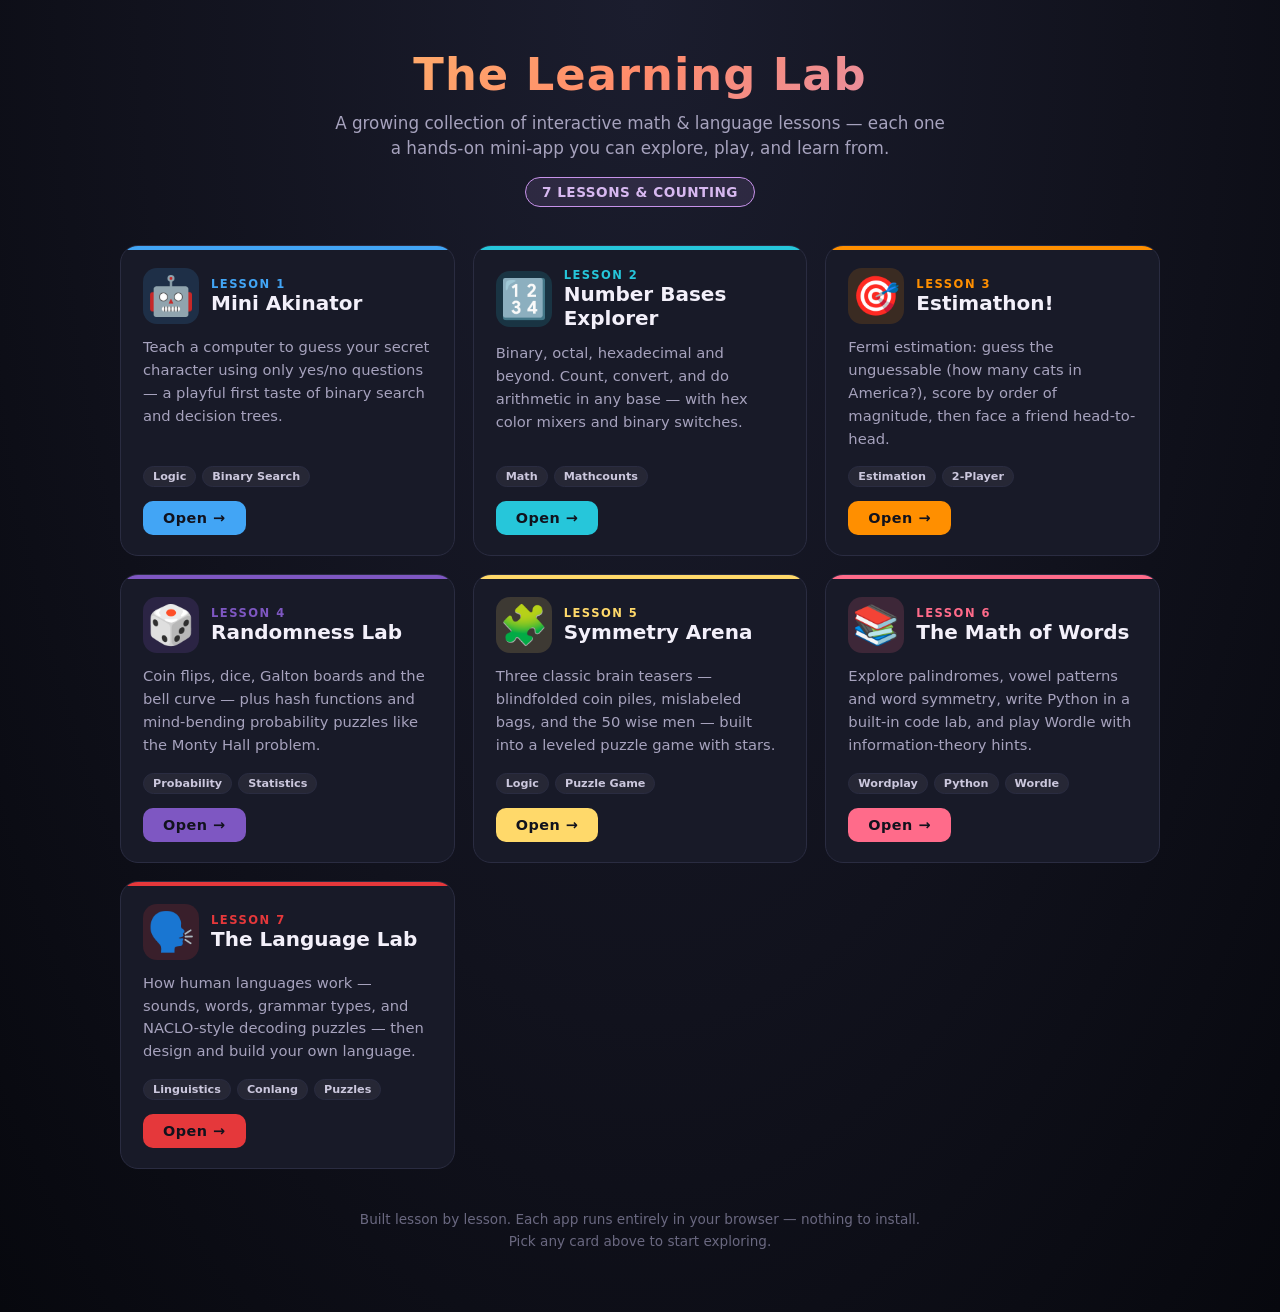
<file: index.html>
<!DOCTYPE html>
<html lang="en">
<head>
  <meta charset="UTF-8">
  <meta name="viewport" content="width=device-width, initial-scale=1.0">
  <title>The Learning Lab</title>
  <style>
    * { margin: 0; padding: 0; box-sizing: border-box; }
    body {
      font-family: 'Segoe UI', system-ui, Arial, sans-serif;
      background: radial-gradient(ellipse at top, #1b1d2e 0%, #11121d 55%, #07080e 100%);
      min-height: 100vh;
      color: #e9e6f0;
      padding-bottom: 60px;
    }
    header {
      text-align: center;
      padding: 48px 20px 28px;
    }
    header h1 {
      font-size: 2.8rem;
      font-weight: 900;
      letter-spacing: 1px;
      background: linear-gradient(135deg, #ffd96a, #ff8b6b, #c792ea);
      -webkit-background-clip: text;
      background-clip: text;
      -webkit-text-fill-color: transparent;
    }
    header p { color: #a6a2bd; font-size: 1.05rem; margin-top: 10px; max-width: 620px; margin-left: auto; margin-right: auto; line-height: 1.5; }
    .count-pill {
      display: inline-block;
      margin-top: 16px;
      background: rgba(199,146,234,0.12);
      border: 1px solid #c792ea;
      color: #d7b8f0;
      padding: 6px 16px;
      border-radius: 999px;
      font-size: 0.85rem;
      font-weight: 700;
      letter-spacing: 0.5px;
    }
    .grid {
      max-width: 1080px;
      margin: 10px auto 0;
      padding: 0 20px;
      display: grid;
      grid-template-columns: repeat(auto-fill, minmax(300px, 1fr));
      gap: 18px;
    }
    .card {
      display: flex;
      flex-direction: column;
      text-decoration: none;
      color: inherit;
      background: #181a28;
      border: 1px solid #2a2c41;
      border-radius: 18px;
      padding: 22px 22px 20px;
      transition: transform 0.18s, border-color 0.18s, box-shadow 0.18s;
      position: relative;
      overflow: hidden;
    }
    .card::before {
      content: '';
      position: absolute;
      inset: 0 0 auto 0;
      height: 4px;
      background: var(--accent);
    }
    .card:hover {
      transform: translateY(-5px);
      border-color: var(--accent);
      box-shadow: 0 12px 34px rgba(0,0,0,0.45);
    }
    .card-top { display: flex; align-items: center; gap: 12px; margin-bottom: 12px; }
    .card-emoji {
      font-size: 2.4rem;
      width: 56px; height: 56px;
      display: flex; align-items: center; justify-content: center;
      background: var(--accent-soft);
      border-radius: 14px;
      flex-shrink: 0;
    }
    .card-num { font-size: 0.72rem; font-weight: 800; letter-spacing: 1.5px; color: var(--accent); text-transform: uppercase; }
    .card h2 { font-size: 1.25rem; color: #f3f0fa; line-height: 1.2; }
    .card p { color: #a6a2bd; font-size: 0.92rem; line-height: 1.55; flex: 1; margin-bottom: 16px; }
    .card-tags { display: flex; flex-wrap: wrap; gap: 6px; margin-bottom: 14px; }
    .tag { font-size: 0.7rem; font-weight: 700; padding: 3px 9px; border-radius: 999px; background: rgba(255,255,255,0.06); color: #cbc7dd; border: 1px solid #2a2c41; }
    .card-open {
      align-self: flex-start;
      background: var(--accent);
      color: #11121d;
      font-weight: 800;
      font-size: 0.9rem;
      padding: 9px 20px;
      border-radius: 10px;
      letter-spacing: 0.5px;
    }
    footer { text-align: center; color: #6a6880; font-size: 0.85rem; margin-top: 40px; padding: 0 20px; line-height: 1.6; }
    footer a { color: #c792ea; }
    @media (max-width: 600px) {
      header h1 { font-size: 2rem; }
      .grid { grid-template-columns: 1fr; }
    }
  </style>
</head>
<body>
  <header>
    <h1>The Learning Lab</h1>
    <p>A growing collection of interactive math &amp; language lessons — each one a hands-on mini-app you can explore, play, and learn from.</p>
    <div class="count-pill">7 LESSONS &amp; COUNTING</div>
  </header>

  <main class="grid">

    <a class="card" href="lessons/akinator/" style="--accent:#42a5f5; --accent-soft:rgba(66,165,245,0.15)">
      <div class="card-top">
        <div class="card-emoji">🤖</div>
        <div><div class="card-num">Lesson 1</div><h2>Mini Akinator</h2></div>
      </div>
      <p>Teach a computer to guess your secret character using only yes/no questions — a playful first taste of binary search and decision trees.</p>
      <div class="card-tags"><span class="tag">Logic</span><span class="tag">Binary Search</span></div>
      <span class="card-open">Open →</span>
    </a>

    <a class="card" href="lessons/number-bases/" style="--accent:#26c6da; --accent-soft:rgba(38,198,218,0.15)">
      <div class="card-top">
        <div class="card-emoji">🔢</div>
        <div><div class="card-num">Lesson 2</div><h2>Number Bases Explorer</h2></div>
      </div>
      <p>Binary, octal, hexadecimal and beyond. Count, convert, and do arithmetic in any base — with hex color mixers and binary switches.</p>
      <div class="card-tags"><span class="tag">Math</span><span class="tag">Mathcounts</span></div>
      <span class="card-open">Open →</span>
    </a>

    <a class="card" href="lessons/estimathon/" style="--accent:#ff8f00; --accent-soft:rgba(255,143,0,0.15)">
      <div class="card-top">
        <div class="card-emoji">🎯</div>
        <div><div class="card-num">Lesson 3</div><h2>Estimathon!</h2></div>
      </div>
      <p>Fermi estimation: guess the unguessable (how many cats in America?), score by order of magnitude, then face a friend head-to-head.</p>
      <div class="card-tags"><span class="tag">Estimation</span><span class="tag">2-Player</span></div>
      <span class="card-open">Open →</span>
    </a>

    <a class="card" href="lessons/randomness/" style="--accent:#7e57c2; --accent-soft:rgba(126,87,194,0.18)">
      <div class="card-top">
        <div class="card-emoji">🎲</div>
        <div><div class="card-num">Lesson 4</div><h2>Randomness Lab</h2></div>
      </div>
      <p>Coin flips, dice, Galton boards and the bell curve — plus hash functions and mind-bending probability puzzles like the Monty Hall problem.</p>
      <div class="card-tags"><span class="tag">Probability</span><span class="tag">Statistics</span></div>
      <span class="card-open">Open →</span>
    </a>

    <a class="card" href="lessons/symmetry/" style="--accent:#ffd96a; --accent-soft:rgba(255,217,106,0.16)">
      <div class="card-top">
        <div class="card-emoji">🧩</div>
        <div><div class="card-num">Lesson 5</div><h2>Symmetry Arena</h2></div>
      </div>
      <p>Three classic brain teasers — blindfolded coin piles, mislabeled bags, and the 50 wise men — built into a leveled puzzle game with stars.</p>
      <div class="card-tags"><span class="tag">Logic</span><span class="tag">Puzzle Game</span></div>
      <span class="card-open">Open →</span>
    </a>

    <a class="card" href="lessons/words/" style="--accent:#ff6b8a; --accent-soft:rgba(255,107,138,0.16)">
      <div class="card-top">
        <div class="card-emoji">📚</div>
        <div><div class="card-num">Lesson 6</div><h2>The Math of Words</h2></div>
      </div>
      <p>Explore palindromes, vowel patterns and word symmetry, write Python in a built-in code lab, and play Wordle with information-theory hints.</p>
      <div class="card-tags"><span class="tag">Wordplay</span><span class="tag">Python</span><span class="tag">Wordle</span></div>
      <span class="card-open">Open →</span>
    </a>

    <a class="card" href="lessons/language/" style="--accent:#e5383b; --accent-soft:rgba(229,56,59,0.16)">
      <div class="card-top">
        <div class="card-emoji">🗣️</div>
        <div><div class="card-num">Lesson 7</div><h2>The Language Lab</h2></div>
      </div>
      <p>How human languages work — sounds, words, grammar types, and NACLO-style decoding puzzles — then design and build your own language.</p>
      <div class="card-tags"><span class="tag">Linguistics</span><span class="tag">Conlang</span><span class="tag">Puzzles</span></div>
      <span class="card-open">Open →</span>
    </a>

  </main>

  <footer>
    Built lesson by lesson. Each app runs entirely in your browser — nothing to install.<br>
    Pick any card above to start exploring.
  </footer>
</body>
</html>
</file>
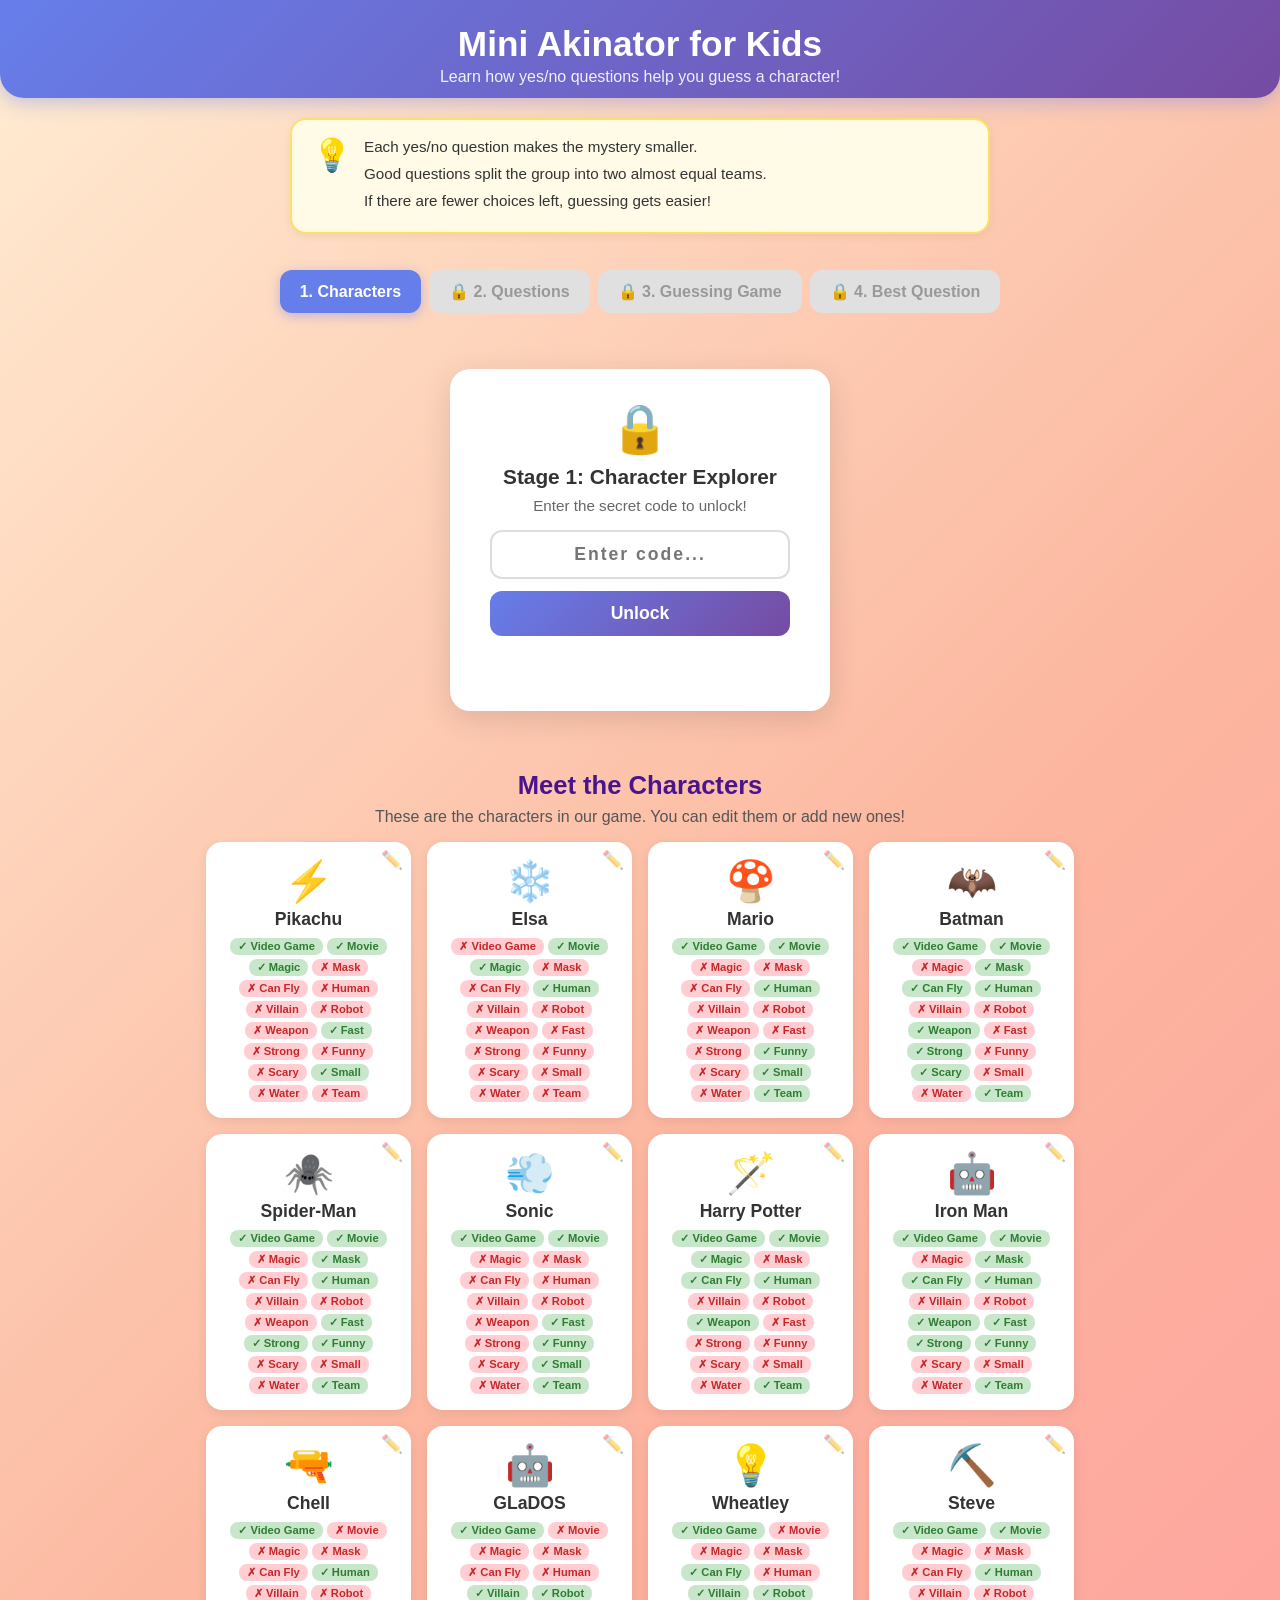
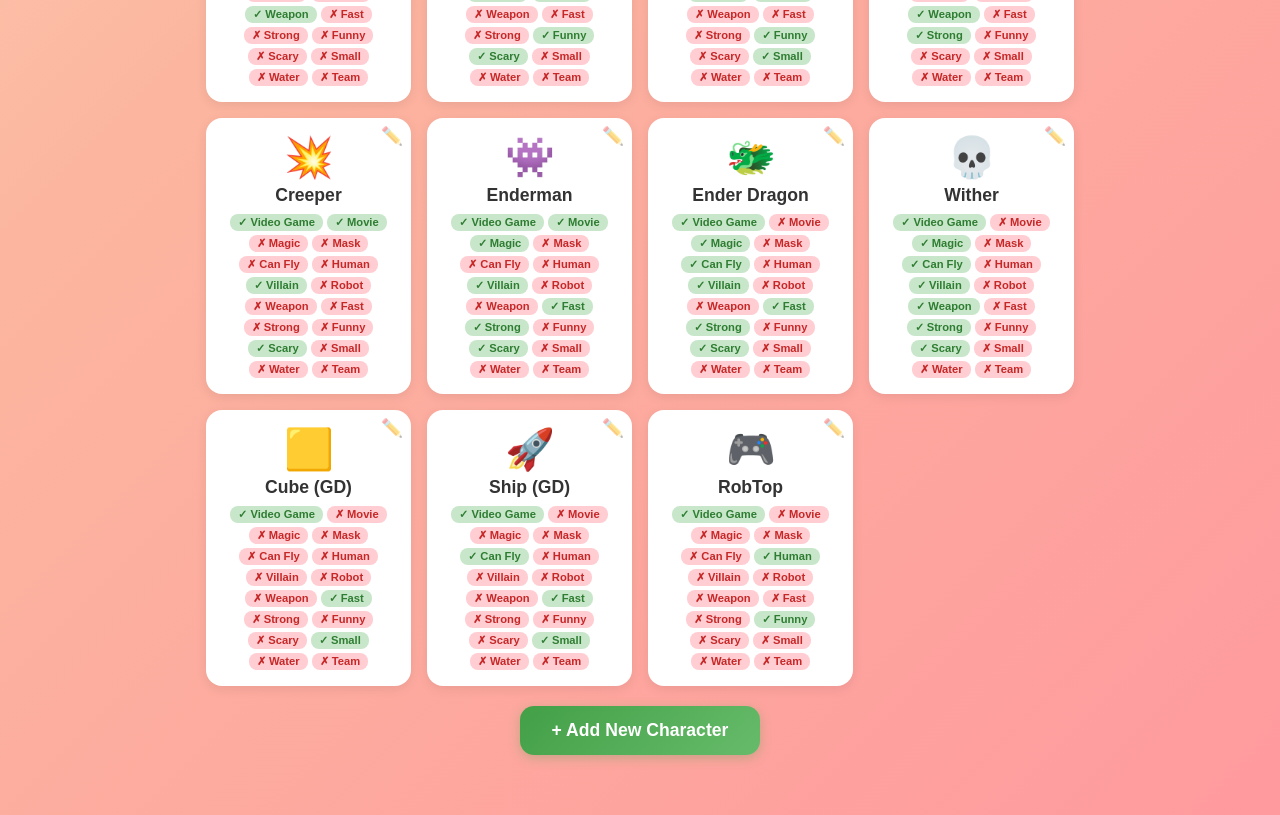
<file: lessons/akinator/index.html>
<!DOCTYPE html>
<html lang="en">
<head>
  <meta charset="UTF-8">
  <meta name="viewport" content="width=device-width, initial-scale=1.0">
  <title>Mini Akinator for Kids</title>
  <link rel="stylesheet" href="style.css">
</head>
<body>
  <header>
    <h1>Mini Akinator for Kids</h1>
    <p class="subtitle">Learn how yes/no questions help you guess a character!</p>
  </header>

  <div class="learning-panel">
    <div class="learning-icon">💡</div>
    <div class="learning-text">
      <p>Each yes/no question makes the mystery smaller.</p>
      <p>Good questions split the group into two almost equal teams.</p>
      <p>If there are fewer choices left, guessing gets easier!</p>
    </div>
  </div>

  <nav class="stage-tabs">
    <button class="tab active" data-stage="1">1. Characters</button>
    <button class="tab locked" data-stage="2">🔒 2. Questions</button>
    <button class="tab locked" data-stage="3">🔒 3. Guessing Game</button>
    <button class="tab locked" data-stage="4">🔒 4. Best Question</button>
  </nav>

  <!-- STAGE 1: Character Explorer -->
  <section id="stage-1" class="stage">
    <div class="lock-overlay" id="lock-1">
      <div class="lock-box">
        <div class="lock-icon">🔒</div>
        <h2>Stage 1: Character Explorer</h2>
        <p>Enter the secret code to unlock!</p>
        <input type="text" id="code-1" placeholder="Enter code..." autocomplete="off">
        <button onclick="tryUnlock(1)">Unlock</button>
        <p class="error-msg" id="error-1"></p>
      </div>
    </div>
    <div class="stage-content" id="content-1">
      <h2>Meet the Characters</h2>
      <p>These are the characters in our game. You can edit them or add new ones!</p>
      <div id="character-grid" class="character-grid"></div>
      <button class="btn-add" onclick="openAddCharacter()">+ Add New Character</button>
    </div>
  </section>

  <!-- STAGE 2: Question Explorer -->
  <section id="stage-2" class="stage hidden">
    <div class="lock-overlay" id="lock-2">
      <div class="lock-box">
        <div class="lock-icon">🔒</div>
        <h2>Stage 2: Question Explorer</h2>
        <p>Enter the secret code to unlock!</p>
        <input type="text" id="code-2" placeholder="Enter code..." autocomplete="off">
        <button onclick="tryUnlock(2)">Unlock</button>
        <p class="error-msg" id="error-2"></p>
      </div>
    </div>
    <div class="stage-content" id="content-2">
      <h2>Explore Questions</h2>
      <p>Click a question to see how it splits the characters into YES and NO groups.</p>
      <div id="question-buttons" class="question-buttons"></div>
      <div id="split-view" class="split-view" style="display:none">
        <h3 id="current-question-label"></h3>
        <div class="split-score-box" id="split-score-box"></div>
        <div class="split-groups">
          <div class="split-group yes-group">
            <h4>✅ YES</h4>
            <div id="yes-list"></div>
          </div>
          <div class="split-group no-group">
            <h4>❌ NO</h4>
            <div id="no-list"></div>
          </div>
        </div>
      </div>
    </div>
  </section>

  <!-- STAGE 3: Decision Tree Game -->
  <section id="stage-3" class="stage hidden">
    <div class="lock-overlay" id="lock-3">
      <div class="lock-box">
        <div class="lock-icon">🔒</div>
        <h2>Stage 3: Guessing Game</h2>
        <p>Enter the secret code to unlock!</p>
        <input type="text" id="code-3" placeholder="Enter code..." autocomplete="off">
        <button onclick="tryUnlock(3)">Unlock</button>
        <p class="error-msg" id="error-3"></p>
      </div>
    </div>
    <div class="stage-content" id="content-3">
      <h2>Play the Guessing Game!</h2>
      <p>Think of a character. Answer the questions and watch the list shrink!</p>
      <div id="game-area">
        <div id="game-remaining" class="game-remaining"></div>
        <div id="game-question-area" class="game-question-area"></div>
        <div id="game-result" class="game-result" style="display:none"></div>
      </div>
      <button class="btn-restart" id="btn-restart" onclick="startGame()" style="display:none">🔄 Play Again</button>
    </div>
  </section>

  <!-- STAGE 4: Best Question Helper -->
  <section id="stage-4" class="stage hidden">
    <div class="lock-overlay" id="lock-4">
      <div class="lock-box">
        <div class="lock-icon">🔒</div>
        <h2>Stage 4: Best Question Helper</h2>
        <p>Enter the secret code to unlock!</p>
        <input type="text" id="code-4" placeholder="Enter code..." autocomplete="off">
        <button onclick="tryUnlock(4)">Unlock</button>
        <p class="error-msg" id="error-4"></p>
      </div>
    </div>
    <div class="stage-content" id="content-4">
      <h2>Find the Best Question</h2>
      <p>Click the button to find which question splits the characters most evenly!</p>
      <button class="btn-best" onclick="findBestQuestion()">🧠 Find Best Question</button>
      <div id="best-result" class="best-result"></div>
      <div id="all-scores" class="all-scores"></div>
    </div>
  </section>

  <!-- Character Edit Modal -->
  <div id="modal-overlay" class="modal-overlay" style="display:none">
    <div class="modal">
      <h2 id="modal-title">Edit Character</h2>
      <label>Name:
        <input type="text" id="modal-name" placeholder="Character name">
      </label>
      <label>Emoji (optional):
        <input type="text" id="modal-emoji" placeholder="e.g. ⚡" maxlength="4">
      </label>
      <div class="trait-toggles" id="modal-traits"></div>
      <div class="modal-buttons">
        <button class="btn-save" onclick="saveCharacter()">Save</button>
        <button class="btn-delete" id="btn-modal-delete" onclick="deleteCharacter()">Delete</button>
        <button class="btn-cancel" onclick="closeModal()">Cancel</button>
      </div>
    </div>
  </div>

  <script src="script.js"></script>
</body>
</html>
</file>
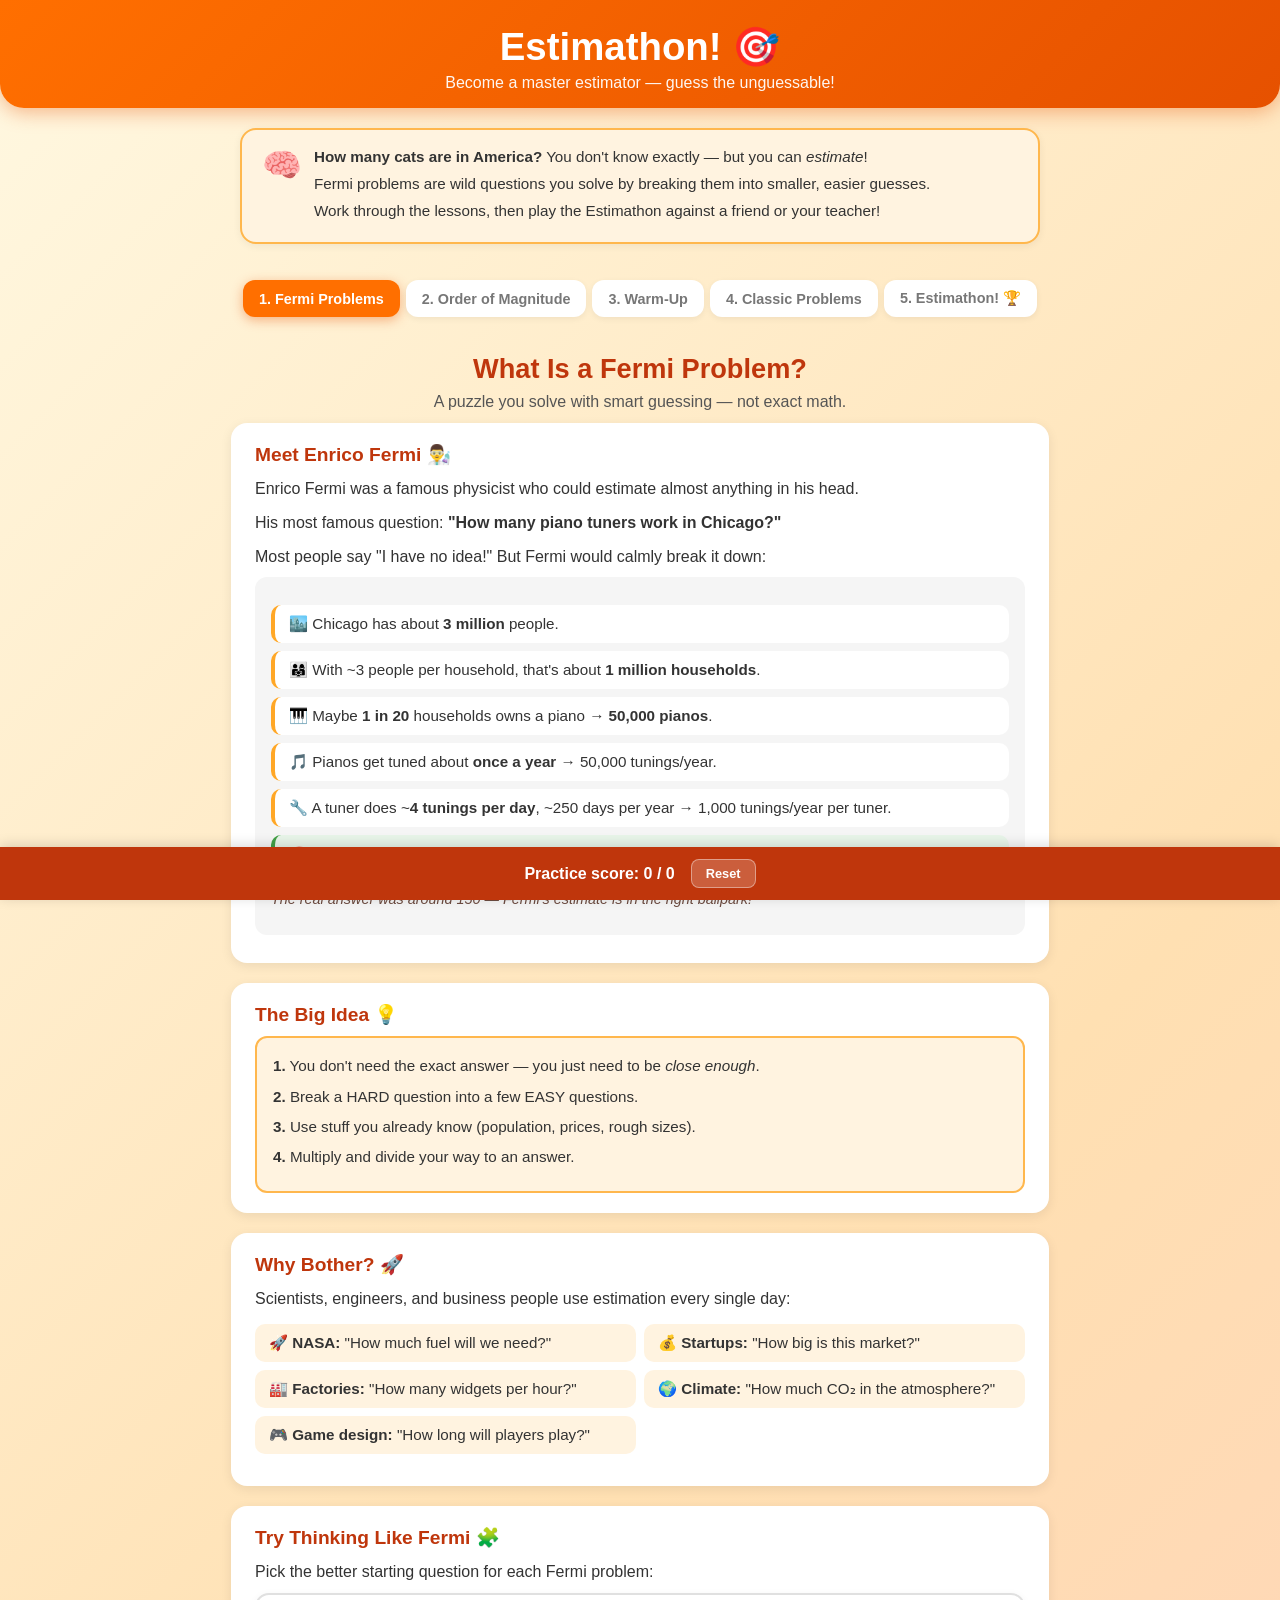
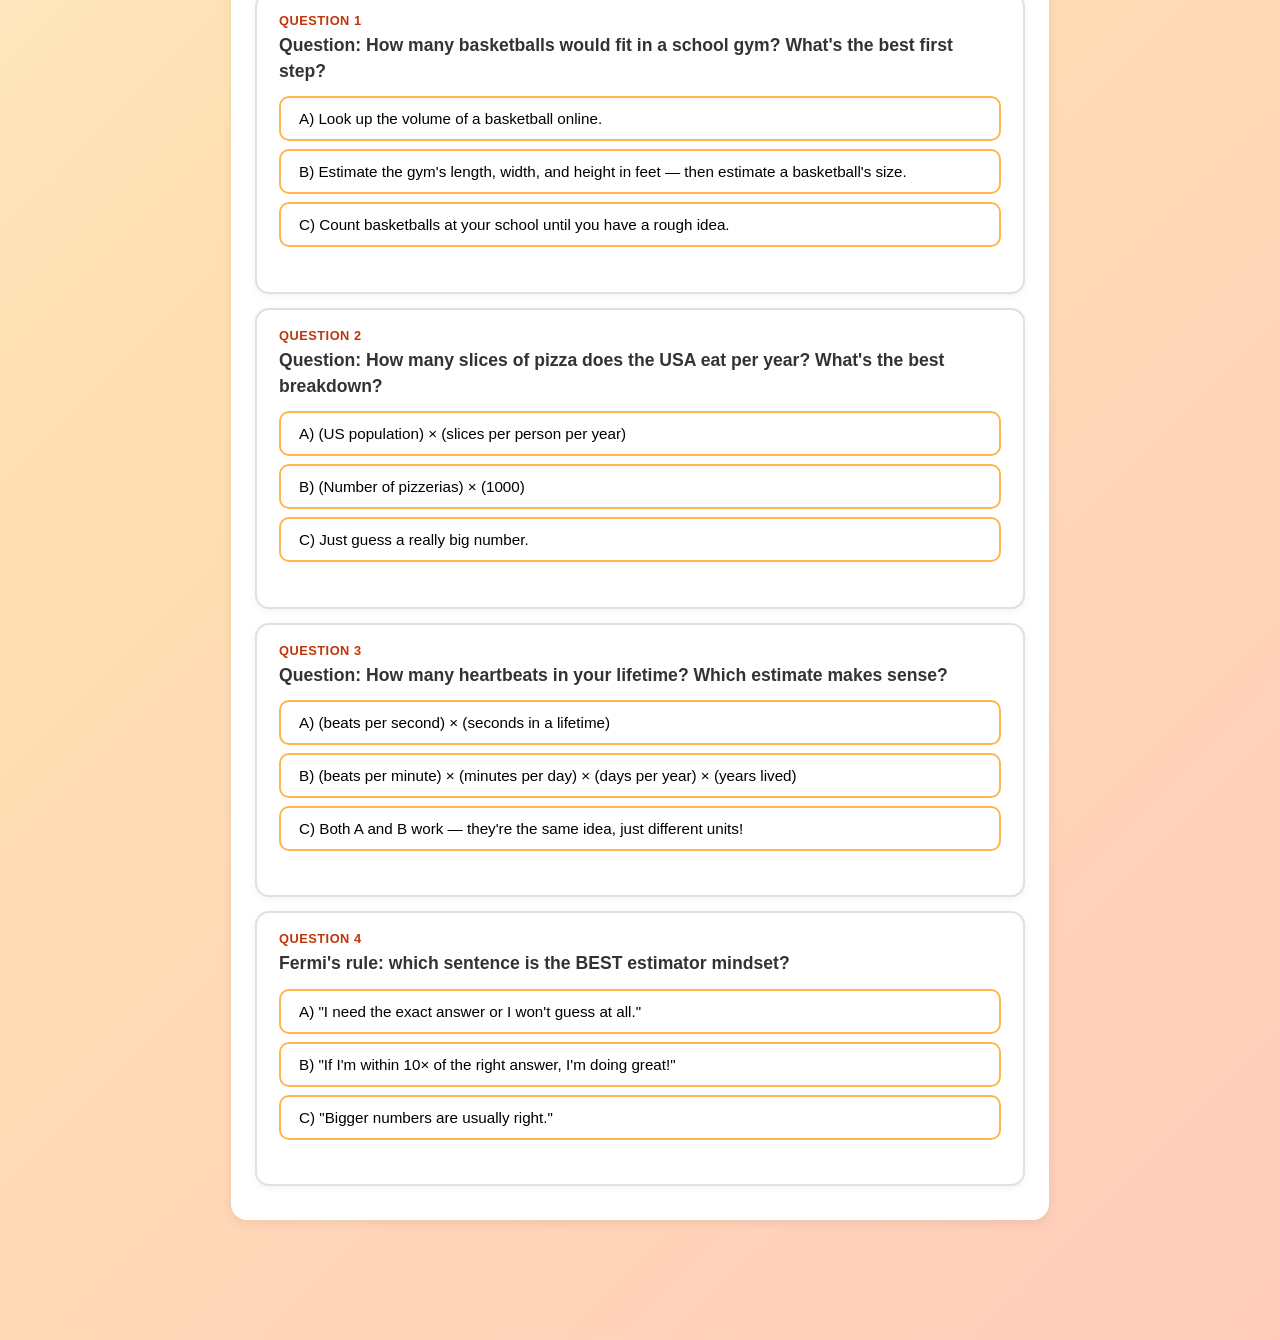
<file: lessons/estimathon/index.html>
<!DOCTYPE html>
<html lang="en">
<head>
  <meta charset="UTF-8">
  <meta name="viewport" content="width=device-width, initial-scale=1.0">
  <title>Estimathon! Fermi Problem Lab</title>
  <link rel="stylesheet" href="style.css">
</head>
<body>
  <header>
    <h1>Estimathon! 🎯</h1>
    <p class="subtitle">Become a master estimator — guess the unguessable!</p>
  </header>

  <div class="learning-panel">
    <div class="learning-icon">🧠</div>
    <div class="learning-text">
      <p><strong>How many cats are in America?</strong> You don't know exactly — but you can <em>estimate</em>!</p>
      <p>Fermi problems are wild questions you solve by breaking them into smaller, easier guesses.</p>
      <p>Work through the lessons, then play the Estimathon against a friend or your teacher!</p>
    </div>
  </div>

  <nav class="stage-tabs">
    <button class="tab active" data-stage="1">1. Fermi Problems</button>
    <button class="tab" data-stage="2">2. Order of Magnitude</button>
    <button class="tab" data-stage="3">3. Warm-Up</button>
    <button class="tab" data-stage="4">4. Classic Problems</button>
    <button class="tab" data-stage="5">5. Estimathon! 🏆</button>
  </nav>

  <!-- STAGE 1: What is a Fermi Problem? -->
  <section id="stage-1" class="stage">
    <div class="stage-content">
      <h2>What Is a Fermi Problem?</h2>
      <p>A puzzle you solve with smart guessing — not exact math.</p>

      <div class="lesson-card">
        <h3>Meet Enrico Fermi 👨‍🔬</h3>
        <p>Enrico Fermi was a famous physicist who could estimate almost anything in his head.</p>
        <p>His most famous question: <strong>"How many piano tuners work in Chicago?"</strong></p>
        <p>Most people say "I have no idea!" But Fermi would calmly break it down:</p>
        <div class="example-box">
          <div class="step-list">
            <div class="step">🏙️ Chicago has about <strong>3 million</strong> people.</div>
            <div class="step">👨‍👩‍👧 With ~3 people per household, that's about <strong>1 million households</strong>.</div>
            <div class="step">🎹 Maybe <strong>1 in 20</strong> households owns a piano → <strong>50,000 pianos</strong>.</div>
            <div class="step">🎵 Pianos get tuned about <strong>once a year</strong> → 50,000 tunings/year.</div>
            <div class="step">🔧 A tuner does ~<strong>4 tunings per day</strong>, ~250 days per year → 1,000 tunings/year per tuner.</div>
            <div class="step result">🎯 So Chicago needs about <strong>50,000 ÷ 1,000 = 50 piano tuners</strong>.</div>
          </div>
          <p class="example-note">The real answer was around 150 — Fermi's estimate is in the right ballpark!</p>
        </div>
      </div>

      <div class="lesson-card">
        <h3>The Big Idea 💡</h3>
        <div class="key-idea">
          <p><strong>1.</strong> You don't need the exact answer — you just need to be <em>close enough</em>.</p>
          <p><strong>2.</strong> Break a HARD question into a few EASY questions.</p>
          <p><strong>3.</strong> Use stuff you already know (population, prices, rough sizes).</p>
          <p><strong>4.</strong> Multiply and divide your way to an answer.</p>
        </div>
      </div>

      <div class="lesson-card">
        <h3>Why Bother? 🚀</h3>
        <p>Scientists, engineers, and business people use estimation every single day:</p>
        <div class="use-cases">
          <div class="use-case">🚀 <strong>NASA:</strong> "How much fuel will we need?"</div>
          <div class="use-case">💰 <strong>Startups:</strong> "How big is this market?"</div>
          <div class="use-case">🏭 <strong>Factories:</strong> "How many widgets per hour?"</div>
          <div class="use-case">🌍 <strong>Climate:</strong> "How much CO₂ in the atmosphere?"</div>
          <div class="use-case">🎮 <strong>Game design:</strong> "How long will players play?"</div>
        </div>
      </div>

      <div class="lesson-card">
        <h3>Try Thinking Like Fermi 🧩</h3>
        <p>Pick the better starting question for each Fermi problem:</p>
        <div id="practice-1"></div>
      </div>
    </div>
  </section>

  <!-- STAGE 2: Order of Magnitude -->
  <section id="stage-2" class="stage hidden">
    <div class="stage-content">
      <h2>Order of Magnitude</h2>
      <p>The secret weapon of every estimator: thinking in powers of 10.</p>

      <div class="lesson-card">
        <h3>Powers of 10 🔟</h3>
        <p>Each "order of magnitude" is 10 times bigger than the one before:</p>
        <div class="oom-table">
          <div class="oom-row"><span class="oom-power">10⁰</span><span class="oom-num">1</span><span class="oom-ex">a marble</span></div>
          <div class="oom-row"><span class="oom-power">10¹</span><span class="oom-num">10</span><span class="oom-ex">fingers on two hands</span></div>
          <div class="oom-row"><span class="oom-power">10²</span><span class="oom-num">100</span><span class="oom-ex">pages in a short book</span></div>
          <div class="oom-row"><span class="oom-power">10³</span><span class="oom-num">1,000</span><span class="oom-ex">students in a school</span></div>
          <div class="oom-row"><span class="oom-power">10⁴</span><span class="oom-num">10,000</span><span class="oom-ex">steps in a long day</span></div>
          <div class="oom-row"><span class="oom-power">10⁵</span><span class="oom-num">100,000</span><span class="oom-ex">hairs on your head</span></div>
          <div class="oom-row"><span class="oom-power">10⁶</span><span class="oom-num">1 million</span><span class="oom-ex">people in a big city</span></div>
          <div class="oom-row"><span class="oom-power">10⁷</span><span class="oom-num">10 million</span><span class="oom-ex">people in NYC area</span></div>
          <div class="oom-row"><span class="oom-power">10⁸</span><span class="oom-num">100 million</span><span class="oom-ex">cars in the USA</span></div>
          <div class="oom-row"><span class="oom-power">10⁹</span><span class="oom-num">1 billion</span><span class="oom-ex">seconds in 32 years</span></div>
          <div class="oom-row"><span class="oom-power">10¹⁰</span><span class="oom-num">10 billion</span><span class="oom-ex">heartbeats in a long life</span></div>
        </div>
      </div>

      <div class="lesson-card interactive-card">
        <h3>Find the Order of Magnitude 🔍</h3>
        <p>The order of magnitude of a number is the power of 10 closest to it.</p>
        <p>Type any number to see its order of magnitude:</p>
        <div class="input-row">
          <input type="text" id="oom-input" class="short-input" placeholder="e.g. 7500" value="7500">
          <button class="btn-action" onclick="showOOM()">Find OOM</button>
        </div>
        <div id="oom-result" class="result-box"></div>
      </div>

      <div class="lesson-card">
        <h3>Estimathon Scoring 🎯</h3>
        <p>In estimation, getting the right <em>order of magnitude</em> is what counts. Here's how we score guesses:</p>
        <div class="scoring-table">
          <div class="score-row-card excellent">
            <span class="score-icon">🎯</span>
            <span class="score-desc">Within 2× of the answer</span>
            <span class="score-pts">10 pts</span>
          </div>
          <div class="score-row-card great">
            <span class="score-icon">🌟</span>
            <span class="score-desc">Within 5× of the answer</span>
            <span class="score-pts">7 pts</span>
          </div>
          <div class="score-row-card good">
            <span class="score-icon">👍</span>
            <span class="score-desc">Within 10× (same order of magnitude)</span>
            <span class="score-pts">5 pts</span>
          </div>
          <div class="score-row-card ok">
            <span class="score-icon">😅</span>
            <span class="score-desc">Within 100× (off by 1-2 orders)</span>
            <span class="score-pts">2 pts</span>
          </div>
          <div class="score-row-card miss">
            <span class="score-icon">❌</span>
            <span class="score-desc">Way off (more than 100×)</span>
            <span class="score-pts">0 pts</span>
          </div>
        </div>
        <p class="example-note">Example: Real answer is 1,000. Guessing 800 = 10 pts (within 2×). Guessing 200 = 5 pts (within 10×). Guessing 5 = 0 pts.</p>
      </div>

      <div class="lesson-card interactive-card">
        <h3>Score Calculator 🧮</h3>
        <p>Try entering a guess and the real answer to see how many points you'd score:</p>
        <div class="input-row">
          <label>Your guess: <input type="text" id="score-guess" class="short-input" placeholder="800"></label>
          <label>Real answer: <input type="text" id="score-real" class="short-input" placeholder="1000"></label>
          <button class="btn-action" onclick="calcScore()">Score it!</button>
        </div>
        <div id="score-calc-result" class="result-box"></div>
      </div>

      <div class="lesson-card">
        <h3>Practice: Order of Magnitude</h3>
        <div id="practice-2"></div>
      </div>
    </div>
  </section>

  <!-- STAGE 3: Warm-Up Problems -->
  <section id="stage-3" class="stage hidden">
    <div class="stage-content">
      <h2>Warm-Up Problems 🔥</h2>
      <p>Easy starters! Take your best guess, then click "Reveal Answer" to see how you did.</p>
      <p class="hint-line">💡 Tip: Don't look up the answer. Just <em>think</em>. Break it down. Trust your math!</p>

      <div id="warmup-problems"></div>
    </div>
  </section>

  <!-- STAGE 4: Classic Hard Problems -->
  <section id="stage-4" class="stage hidden">
    <div class="stage-content">
      <h2>Classic Fermi Problems 🏛️</h2>
      <p>The legendary brain-twisters! Try to break each one down before peeking.</p>
      <p class="hint-line">💡 First write down what you'd <em>need</em> to know. Then estimate each piece.</p>

      <div id="classic-problems"></div>
    </div>
  </section>

  <!-- STAGE 5: ESTIMATHON GAME -->
  <section id="stage-5" class="stage hidden">
    <div class="stage-content">
      <h2>The Estimathon! 🏆</h2>
      <p>A head-to-head estimation contest. Two players take turns guessing — best estimator wins!</p>

      <!-- Setup screen -->
      <div id="game-setup" class="lesson-card">
        <h3>Set Up the Match ⚔️</h3>
        <div class="setup-row">
          <label>Player 1 name:
            <input type="text" id="p1-name" class="short-input" style="width:160px" placeholder="Teacher" value="Teacher">
          </label>
          <label>Player 2 name:
            <input type="text" id="p2-name" class="short-input" style="width:160px" placeholder="Student" value="Student">
          </label>
        </div>
        <div class="setup-row">
          <label>Number of rounds:
            <select id="game-rounds">
              <option value="3">3 (quick)</option>
              <option value="5" selected>5 (standard)</option>
              <option value="8">8 (full match)</option>
              <option value="13">13 (champion)</option>
            </select>
          </label>
        </div>
        <p style="margin-top:12px;font-size:0.9rem;color:#555">
          <strong>How it works:</strong> Each round shows a question. Both players type their guesses (Player 1 goes first while Player 2 looks away — no peeking! 👀). When both have guessed, click reveal. The closer guess wins points!
        </p>
        <button class="btn-action btn-big" onclick="startGame()">🚀 Start the Estimathon!</button>
      </div>

      <!-- Active game -->
      <div id="game-active" class="hidden">
        <div class="scoreboard">
          <div class="player-score" id="p1-score-box">
            <div class="player-name" id="p1-display">Player 1</div>
            <div class="player-pts" id="p1-pts">0</div>
          </div>
          <div class="round-info">
            <div class="round-label">Round</div>
            <div class="round-num" id="round-num">1 / 5</div>
          </div>
          <div class="player-score" id="p2-score-box">
            <div class="player-name" id="p2-display">Player 2</div>
            <div class="player-pts" id="p2-pts">0</div>
          </div>
        </div>

        <div class="lesson-card game-question-card">
          <div class="question-icon">🎯</div>
          <h3 id="game-question-text">Loading...</h3>

          <!-- Phase 1: Player 1 guess (Player 2 looks away) -->
          <div id="phase-p1" class="game-phase">
            <p class="phase-label" id="phase-p1-label">📝 <strong>Player 1</strong>, enter your guess (Player 2, look away!):</p>
            <div class="guess-row">
              <input type="text" id="p1-guess" class="short-input" placeholder="Your guess..." style="width:200px" autocomplete="off">
              <button class="btn-action" onclick="submitGuess(1)">Lock In Guess 🔒</button>
            </div>
            <p class="privacy-hint">(Your guess will be hidden until both players have submitted.)</p>
          </div>

          <!-- Phase 2: Player 2 guess -->
          <div id="phase-p2" class="game-phase hidden">
            <p class="phase-label" id="phase-p2-label">📝 <strong>Player 2</strong>, your turn! Enter your guess:</p>
            <div class="guess-row">
              <input type="text" id="p2-guess" class="short-input" placeholder="Your guess..." style="width:200px" autocomplete="off">
              <button class="btn-action" onclick="submitGuess(2)">Lock In Guess 🔒</button>
            </div>
          </div>

          <!-- Phase 3: Reveal -->
          <div id="phase-reveal" class="game-phase hidden">
            <button class="btn-action btn-big" onclick="revealRound()">🎲 Reveal The Answer!</button>
          </div>

          <!-- Phase 4: Results -->
          <div id="phase-result" class="game-phase hidden">
            <div class="answer-reveal" id="answer-reveal"></div>
            <div class="round-results" id="round-results"></div>
            <button class="btn-action btn-big" onclick="nextRound()" id="next-round-btn">➡️ Next Round</button>
          </div>
        </div>

        <button class="btn-quit" onclick="quitGame()">🚪 Quit Match</button>
      </div>

      <!-- Final results -->
      <div id="game-final" class="hidden">
        <div class="lesson-card final-card">
          <h2 id="winner-banner">🏆 Winner!</h2>
          <div class="final-scores" id="final-scores"></div>
          <div class="final-recap" id="final-recap"></div>
          <button class="btn-action btn-big" onclick="resetGame()">🔄 Play Again</button>
        </div>
      </div>
    </div>
  </section>

  <!-- Score tracker -->
  <div class="score-bar" id="score-bar">
    <span id="score-display">Practice score: 0 / 0</span>
    <button class="btn-reset-score" onclick="resetPracticeScore()">Reset</button>
  </div>

  <script src="script.js"></script>
</body>
</html>
</file>
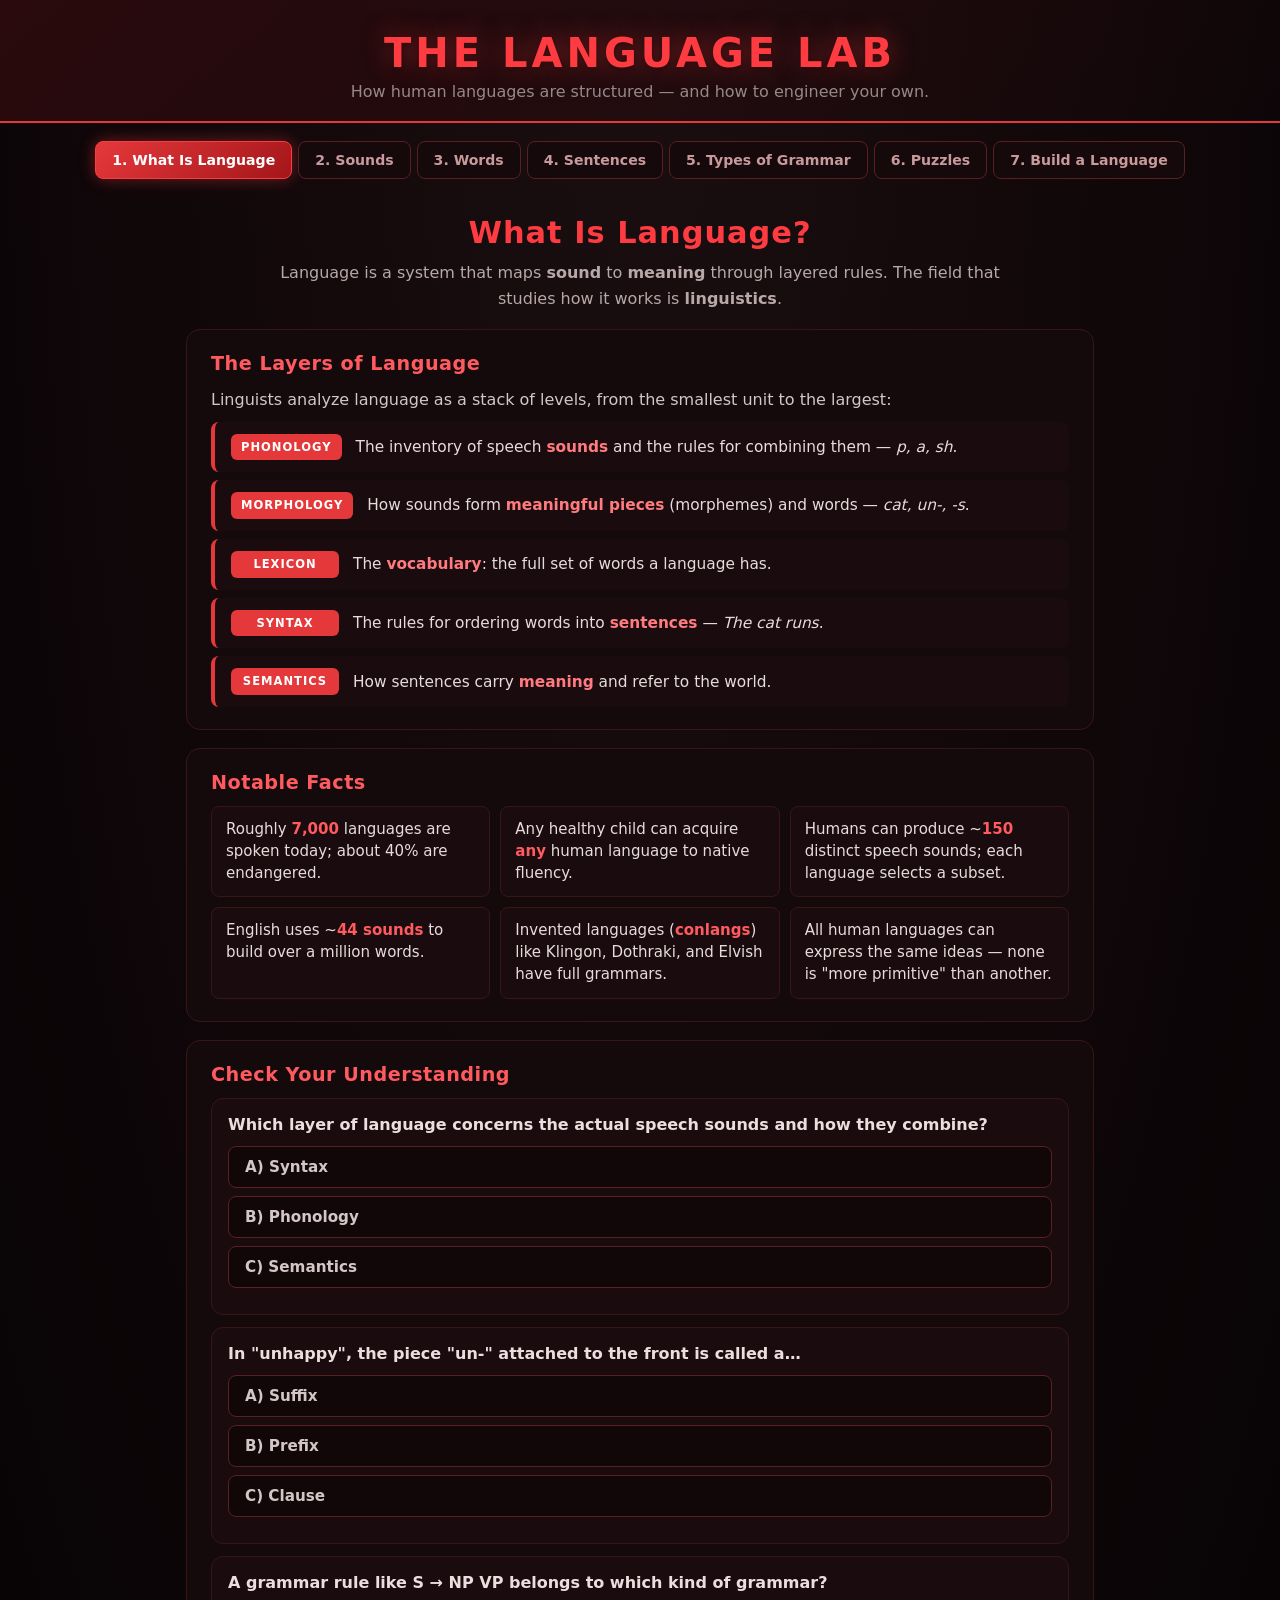
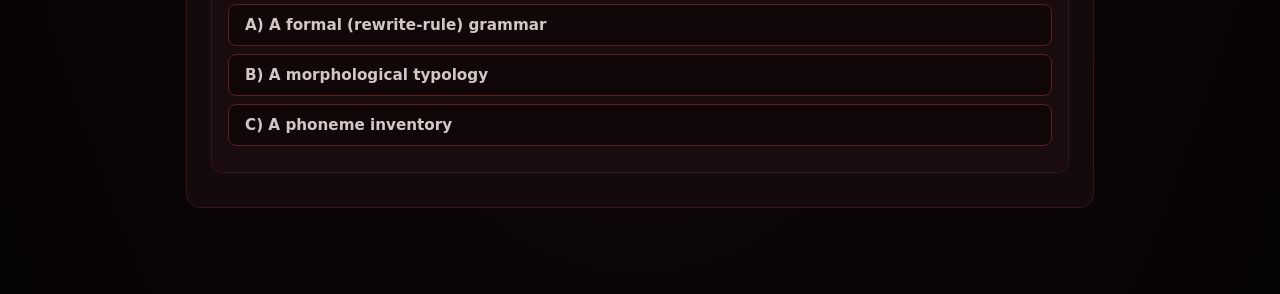
<file: lessons/language/index.html>
<!DOCTYPE html>
<html lang="en">
<head>
  <meta charset="UTF-8">
  <meta name="viewport" content="width=device-width, initial-scale=1.0">
  <title>Language Lab</title>
  <link rel="stylesheet" href="style.css">
</head>
<body>
  <header>
    <h1>THE LANGUAGE LAB</h1>
    <p class="subtitle">How human languages are structured — and how to engineer your own.</p>
  </header>

  <nav class="stage-tabs">
    <button class="tab active" data-stage="1">1. What Is Language</button>
    <button class="tab" data-stage="2">2. Sounds</button>
    <button class="tab" data-stage="3">3. Words</button>
    <button class="tab" data-stage="4">4. Sentences</button>
    <button class="tab" data-stage="5">5. Types of Grammar</button>
    <button class="tab" data-stage="6">6. Puzzles</button>
    <button class="tab" data-stage="7">7. Build a Language</button>
  </nav>

  <!-- ============ STAGE 1 ============ -->
  <section id="stage-1" class="stage">
    <div class="stage-content">
      <h2>What Is Language?</h2>
      <p>Language is a system that maps <strong>sound</strong> to <strong>meaning</strong> through layered rules. The field that studies how it works is <strong>linguistics</strong>.</p>

      <div class="lesson-card">
        <h3>The Layers of Language</h3>
        <p>Linguists analyze language as a stack of levels, from the smallest unit to the largest:</p>
        <div class="levels-ladder">
          <div class="level-step">
            <span class="level-tag">Phonology</span>
            <div>The inventory of speech <strong>sounds</strong> and the rules for combining them — <em>p, a, sh</em>.</div>
          </div>
          <div class="level-step">
            <span class="level-tag">Morphology</span>
            <div>How sounds form <strong>meaningful pieces</strong> (morphemes) and words — <em>cat, un-, -s</em>.</div>
          </div>
          <div class="level-step">
            <span class="level-tag">Lexicon</span>
            <div>The <strong>vocabulary</strong>: the full set of words a language has.</div>
          </div>
          <div class="level-step">
            <span class="level-tag">Syntax</span>
            <div>The rules for ordering words into <strong>sentences</strong> — <em>The cat runs</em>.</div>
          </div>
          <div class="level-step">
            <span class="level-tag">Semantics</span>
            <div>How sentences carry <strong>meaning</strong> and refer to the world.</div>
          </div>
        </div>
      </div>

      <div class="lesson-card">
        <h3>Notable Facts</h3>
        <div class="fact-grid">
          <div class="fact">Roughly <strong>7,000</strong> languages are spoken today; about 40% are endangered.</div>
          <div class="fact">Any healthy child can acquire <strong>any</strong> human language to native fluency.</div>
          <div class="fact">Humans can produce ~<strong>150</strong> distinct speech sounds; each language selects a subset.</div>
          <div class="fact">English uses ~<strong>44 sounds</strong> to build over a million words.</div>
          <div class="fact">Invented languages (<strong>conlangs</strong>) like Klingon, Dothraki, and Elvish have full grammars.</div>
          <div class="fact">All human languages can express the same ideas — none is "more primitive" than another.</div>
        </div>
      </div>

      <div class="lesson-card">
        <h3>Check Your Understanding</h3>
        <div id="practice-1"></div>
      </div>
    </div>
  </section>

  <!-- ============ STAGE 2: SOUNDS ============ -->
  <section id="stage-2" class="stage hidden">
    <div class="stage-content">
      <h2>Sounds (Phonology)</h2>
      <p>Every word is assembled from speech sounds, called <strong>phonemes</strong>. They fall into two broad classes.</p>

      <div class="lesson-card">
        <h3>Consonants vs Vowels</h3>
        <div class="cv-compare">
          <div class="cv-box consonant-box">
            <h4>Consonants</h4>
            <p>Airflow is <strong>obstructed</strong> by the lips, teeth, or tongue.</p>
            <p class="cv-ex">p t k m s l</p>
          </div>
          <div class="cv-box vowel-box">
            <h4>Vowels</h4>
            <p>Air flows <strong>freely</strong>; only the tongue and lip shape change.</p>
            <p class="cv-ex">a e i o u</p>
          </div>
        </div>
      </div>

      <div class="lesson-card interactive-card">
        <h3>The Sound Map</h3>
        <p>Consonants are organized by their <strong>place of articulation</strong> — where in the vocal tract the airflow is constricted. Click any sound to hear it.</p>
        <div id="sound-map"></div>
        <p class="micro-note">Uses your device's speech synthesizer; samples a syllable like "pa" or "ka".</p>
      </div>

      <div class="lesson-card">
        <h3>Relevance to Conlanging</h3>
        <div class="key-idea">
          <p>The first design decision for any language is its <strong>phoneme inventory</strong> — which consonants and vowels it permits.</p>
          <p>Hawaiian uses only ~13 phonemes; Taa (a Khoisan language) uses over 100, including dozens of click consonants.</p>
        </div>
      </div>
    </div>
  </section>

  <!-- ============ STAGE 3: WORDS ============ -->
  <section id="stage-3" class="stage hidden">
    <div class="stage-content">
      <h2>Words (Morphology)</h2>
      <p>Sounds combine into <strong>syllables</strong>, and meaningful pieces called <strong>morphemes</strong> combine into words.</p>

      <div class="lesson-card">
        <h3>Syllable Structure</h3>
        <p>Using <strong>C</strong> for consonant and <strong>V</strong> for vowel, a syllable follows a pattern:</p>
        <div class="syllable-examples">
          <div class="syl-card"><span class="syl-pat">CV</span><span class="syl-word">ba, mi, to</span></div>
          <div class="syl-card"><span class="syl-pat">CVC</span><span class="syl-word">cat, dog, sun</span></div>
          <div class="syl-card"><span class="syl-pat">CCV</span><span class="syl-word">sto, gra, flu</span></div>
          <div class="syl-card"><span class="syl-pat">CCVC</span><span class="syl-word">stop, frog, spin</span></div>
          <div class="syl-card"><span class="syl-pat">VC</span><span class="syl-word">at, in, up</span></div>
        </div>
        <p class="example-note">Japanese and Hawaiian permit mostly simple CV syllables. English tolerates extremes like CCCVCCC ("strengths").</p>
      </div>

      <div class="lesson-card">
        <h3>Morphemes: The Atoms of Meaning</h3>
        <p>A <strong>morpheme</strong> is the smallest unit that carries meaning. Words are built by combining them:</p>
        <div class="morpheme-examples">
          <div class="morph-row"><span class="morph">cat</span> + <span class="morph suffix">s</span> = <strong>cats</strong> <span class="morph-note">suffix marking plural</span></div>
          <div class="morph-row"><span class="morph prefix">un</span> + <span class="morph">happy</span> = <strong>unhappy</strong> <span class="morph-note">prefix meaning "not"</span></div>
          <div class="morph-row"><span class="morph prefix">re</span> + <span class="morph">play</span> + <span class="morph suffix">ed</span> = <strong>replayed</strong> <span class="morph-note">"again" + past tense</span></div>
        </div>
      </div>

      <div class="lesson-card interactive-card">
        <h3>Word Generator</h3>
        <p>Choose a syllable pattern and length, then generate possible words.</p>
        <div class="gen-controls">
          <label>Syllable pattern
            <select id="gen-pattern">
              <option value="CV">CV</option>
              <option value="CVC" selected>CVC</option>
              <option value="CCV">CCV</option>
              <option value="CVCV">CVCV</option>
              <option value="CVCVC">CVCVC</option>
            </select>
          </label>
          <label>Syllables
            <select id="gen-syls">
              <option value="1">1</option>
              <option value="2" selected>2</option>
              <option value="3">3</option>
            </select>
          </label>
          <button class="btn-action" onclick="generateWords()">Generate 10 words</button>
        </div>
        <div id="gen-output" class="gen-output"></div>
      </div>
    </div>
  </section>

  <!-- ============ STAGE 4: SENTENCES ============ -->
  <section id="stage-4" class="stage hidden">
    <div class="stage-content">
      <h2>Sentences (Syntax)</h2>
      <p>Syntax is the set of rules that governs how words combine into well-formed sentences. A core parameter is <strong>word order</strong>.</p>

      <div class="lesson-card">
        <h3>Word Order Across Languages</h3>
        <p>Most clauses contain a <strong>Subject</strong>, a <strong>Verb</strong>, and an <strong>Object</strong>. Languages differ in how they order them:</p>
        <div class="order-table">
          <div class="order-row"><span class="order-code sov">SOV</span><span class="order-pct">~45%</span><span class="order-ex">"I apple eat" — Japanese, Korean, Latin, Turkish</span></div>
          <div class="order-row"><span class="order-code svo">SVO</span><span class="order-pct">~42%</span><span class="order-ex">"I eat apple" — English, Spanish, Mandarin</span></div>
          <div class="order-row"><span class="order-code vso">VSO</span><span class="order-pct">~9%</span><span class="order-ex">"Eat I apple" — Irish, Welsh, Classical Arabic</span></div>
          <div class="order-row"><span class="order-code other">rare</span><span class="order-pct">~4%</span><span class="order-ex">VOS, OVS, OSV — uncommon configurations</span></div>
        </div>
      </div>

      <div class="lesson-card interactive-card">
        <h3>Word Order Machine</h3>
        <p>Select the three constituents and an order; observe how the sentence rearranges.</p>
        <div class="sentence-builder">
          <label>Subject
            <select id="sb-subject"><option>I</option><option>the cat</option><option>my friend</option><option>the robot</option></select>
          </label>
          <label>Verb
            <select id="sb-verb"><option>eat</option><option>see</option><option>love</option><option>chase</option></select>
          </label>
          <label>Object
            <select id="sb-object"><option>the apple</option><option>the ball</option><option>the moon</option><option>pizza</option></select>
          </label>
          <label>Order
            <select id="sb-order" onchange="buildSentence()">
              <option value="SVO" selected>SVO (English)</option>
              <option value="SOV">SOV (Japanese)</option>
              <option value="VSO">VSO (Irish)</option>
              <option value="OSV">OSV (rare)</option>
            </select>
          </label>
        </div>
        <button class="btn-action" onclick="buildSentence()">Arrange</button>
        <div id="sentence-output" class="sentence-output"></div>
      </div>
    </div>
  </section>

  <!-- ============ STAGE 5: TYPES OF GRAMMAR ============ -->
  <section id="stage-5" class="stage hidden">
    <div class="stage-content">
      <h2>Types of Grammar</h2>
      <p>"Grammar" has two distinct meanings worth knowing: how languages <strong>package meaning into words</strong> (morphological typology), and how a system of <strong>rules generates valid sentences</strong> (formal grammar).</p>

      <div class="lesson-card">
        <h3>Part 1 — Morphological Typology</h3>
        <p>Languages differ in how much grammatical information they pack into a single word.</p>
        <div class="typology-grid">
          <div class="typology-card">
            <div class="typo-name">Isolating</div>
            <div class="typo-desc">Words rarely change shape. Grammar comes from separate words and order.</div>
            <div class="typo-ex"><strong>Mandarin:</strong> 我 吃 (wǒ chī, "I eat"). Past tense adds a separate particle 了 (le) rather than changing the verb.</div>
          </div>
          <div class="typology-card">
            <div class="typo-name">Agglutinative</div>
            <div class="typo-desc">Words stack clearly separable affixes, each with one meaning.</div>
            <div class="typo-ex"><strong>Turkish:</strong> ev (house) → ev<em>ler</em> (houses) → ev<em>ler</em><em>im</em> (my houses) → ev<em>ler</em><em>im</em><em>de</em> (in my houses).</div>
          </div>
          <div class="typology-card">
            <div class="typo-name">Fusional</div>
            <div class="typo-desc">A single affix fuses several meanings together at once.</div>
            <div class="typo-ex"><strong>Spanish:</strong> habl<em>o</em> ("I speak"). The single ending <em>-o</em> encodes person, number, tense, and mood all together.</div>
          </div>
          <div class="typology-card">
            <div class="typo-name">Polysynthetic</div>
            <div class="typo-desc">Whole sentences are packed into one very long word.</div>
            <div class="typo-ex"><strong>Inuktitut:</strong> tusaatsiarunnanngittualuujunga ≈ "I can't hear very well" — a single word.</div>
          </div>
        </div>
      </div>

      <div class="lesson-card">
        <h3>Common Grammatical Features</h3>
        <div class="feature-grid">
          <div class="feature"><strong>Gender / noun class</strong> — el/la in Spanish; Swahili has more than a dozen noun classes.</div>
          <div class="feature"><strong>Case</strong> — marking a noun's role; Latin has 6, Finnish has 15.</div>
          <div class="feature"><strong>Tense &amp; aspect</strong> — when an action happens and whether it's ongoing or complete.</div>
          <div class="feature"><strong>Number</strong> — singular, plural, and sometimes dual (exactly two).</div>
        </div>
      </div>

      <div class="lesson-card">
        <h3>Part 2 — Formal Grammars</h3>
        <p>In linguistics and computer science, a <strong>formal grammar</strong> is a finite set of <strong>rewrite rules</strong> that can generate an infinite number of valid sentences. A rule like <code>S → NP VP</code> means "an S can be replaced by an NP followed by a VP."</p>
        <p>Noam Chomsky (1956) ranked grammars by power — the <strong>Chomsky hierarchy</strong>:</p>
        <div class="hierarchy">
          <div class="hier-row"><span class="hier-type">Type 3 · Regular</span><span class="hier-desc">Simplest. What regular expressions match. Recognized by finite automata.</span></div>
          <div class="hier-row"><span class="hier-type">Type 2 · Context-free</span><span class="hier-desc">Handles nesting. Describes programming-language syntax and much of natural language.</span></div>
          <div class="hier-row"><span class="hier-type">Type 1 · Context-sensitive</span><span class="hier-desc">Rules can depend on surrounding symbols. More powerful.</span></div>
          <div class="hier-row"><span class="hier-type">Type 0 · Unrestricted</span><span class="hier-desc">Anything a computer can compute (Turing-complete).</span></div>
        </div>
      </div>

      <div class="lesson-card interactive-card">
        <h3>The Grammar Machine</h3>
        <p>Below is a small <strong>context-free grammar</strong>. Starting from <code>S</code>, each rule is applied at random until only real words remain. A handful of rules can produce endless sentences.</p>
        <div class="grammar-rules" id="grammar-rules"></div>
        <button class="btn-action" onclick="generateGrammarSentence()">Generate a sentence</button>
        <button class="btn-action btn-ghost" onclick="generateGrammarBatch()">Generate 5</button>
        <div id="grammar-output" class="grammar-output"></div>
      </div>
    </div>
  </section>

  <!-- ============ STAGE 6: PUZZLES ============ -->
  <section id="stage-6" class="stage hidden">
    <div class="stage-content">
      <h2>Language Puzzles</h2>
      <p>Linguists are codebreakers. Each puzzle gives you a few <strong>clues</strong> and a hidden <strong>rule</strong>. Study the examples, crack the pattern, then decode the answer. No prior knowledge of any language needed — everything you need is in the clues.</p>
      <div id="puzzle-sections"></div>
    </div>
  </section>

  <!-- ============ STAGE 7: BUILD A LANGUAGE ============ -->
  <section id="stage-7" class="stage hidden">
    <div class="stage-content">
      <h2>Build Your Own Language</h2>
      <p>Apply every layer at once. Configure the options below, then generate a complete language — phoneme inventory, lexicon, grammar, and a writing system.</p>

      <div class="lesson-card builder-card">
        <h3>Step 1 — Name</h3>
        <input type="text" id="lang-name" class="lang-name-input" value="Vaskr" maxlength="20" placeholder="Name your language">

        <h3 style="margin-top:18px">Step 2 — Consonant Inventory</h3>
        <p class="builder-hint">Select at least 4.</p>
        <div id="consonant-picker" class="sound-picker"></div>

        <h3 style="margin-top:18px">Step 3 — Vowel Inventory</h3>
        <p class="builder-hint">Select at least 2.</p>
        <div id="vowel-picker" class="sound-picker"></div>

        <h3 style="margin-top:18px">Step 4 — Structure</h3>
        <div class="gen-controls">
          <label>Syllable pattern
            <select id="lang-pattern">
              <option value="CV">CV — open, flowing</option>
              <option value="CVC" selected>CVC — balanced</option>
              <option value="CCVC">CCVC — dense, consonant-heavy</option>
            </select>
          </label>
          <label>Word order
            <select id="lang-order">
              <option value="SOV">SOV</option>
              <option value="SVO" selected>SVO</option>
              <option value="VSO">VSO</option>
            </select>
          </label>
          <label>Grammar type
            <select id="lang-grammar">
              <option value="isolating">Isolating (separate grammar words)</option>
              <option value="agglutinative" selected>Agglutinative (stacked affixes)</option>
            </select>
          </label>
        </div>

        <button class="btn-generate" onclick="generateLanguage()">GENERATE LANGUAGE</button>
      </div>

      <div id="lang-result" class="hidden">
        <div class="lesson-card">
          <h3><span id="result-lang-name">Your Language</span> — Lexicon</h3>
          <p class="builder-hint">Click the speaker to hear a word.</p>
          <div id="lang-dictionary" class="lang-dictionary"></div>
        </div>

        <div class="lesson-card">
          <h3>Grammar Rules</h3>
          <div id="lang-grammar-rules" class="grammar-summary"></div>
        </div>

        <div class="lesson-card">
          <h3>Sentences in <span id="result-lang-name-2">Your Language</span></h3>
          <div id="lang-sentences" class="lang-sentences"></div>
          <div class="custom-sentence">
            <p>Compose your own:</p>
            <div class="gen-controls">
              <select id="cs-subject"></select>
              <select id="cs-verb"></select>
              <select id="cs-object"></select>
              <label class="inline-check"><input type="checkbox" id="cs-past"> past tense</label>
              <label class="inline-check"><input type="checkbox" id="cs-plural"> plural object</label>
              <button class="btn-action" onclick="buildCustomSentence()">Say it</button>
            </div>
            <div id="cs-output" class="cs-output"></div>
          </div>
        </div>

        <div class="lesson-card">
          <h3>Writing System</h3>
          <p class="builder-hint">Each phoneme is assigned a glyph. Type below to transcribe.</p>
          <div id="lang-script" class="lang-script"></div>
          <input type="text" id="script-input" class="word-input" placeholder="type letters" oninput="renderScriptWord()">
          <div id="script-word-output" class="script-word-output"></div>
        </div>

        <div class="lesson-card summary-card">
          <h3>Language Profile</h3>
          <div id="lang-summary"></div>
          <button class="btn-action" onclick="saveLanguage()">Save language</button>
          <span id="save-status"></span>
        </div>
      </div>
    </div>
  </section>

  <script src="script.js"></script>
</body>
</html>
</file>
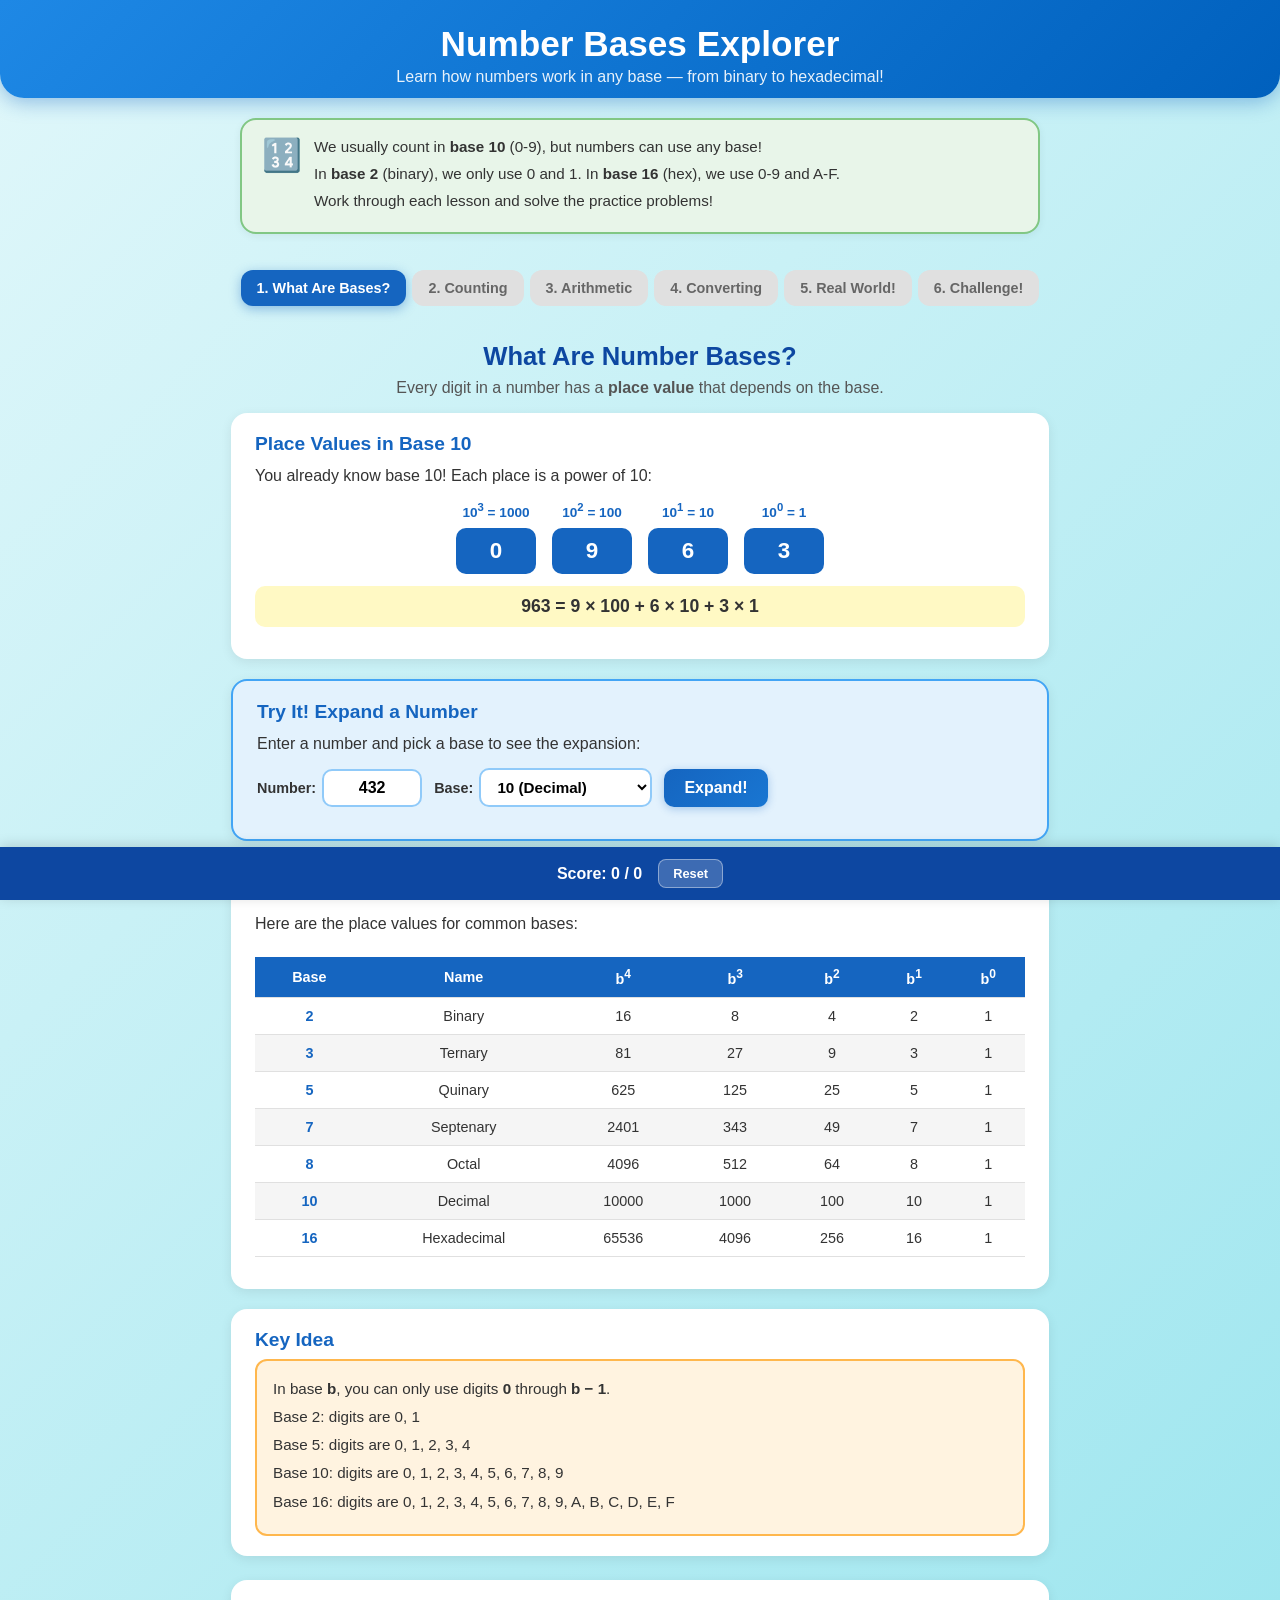
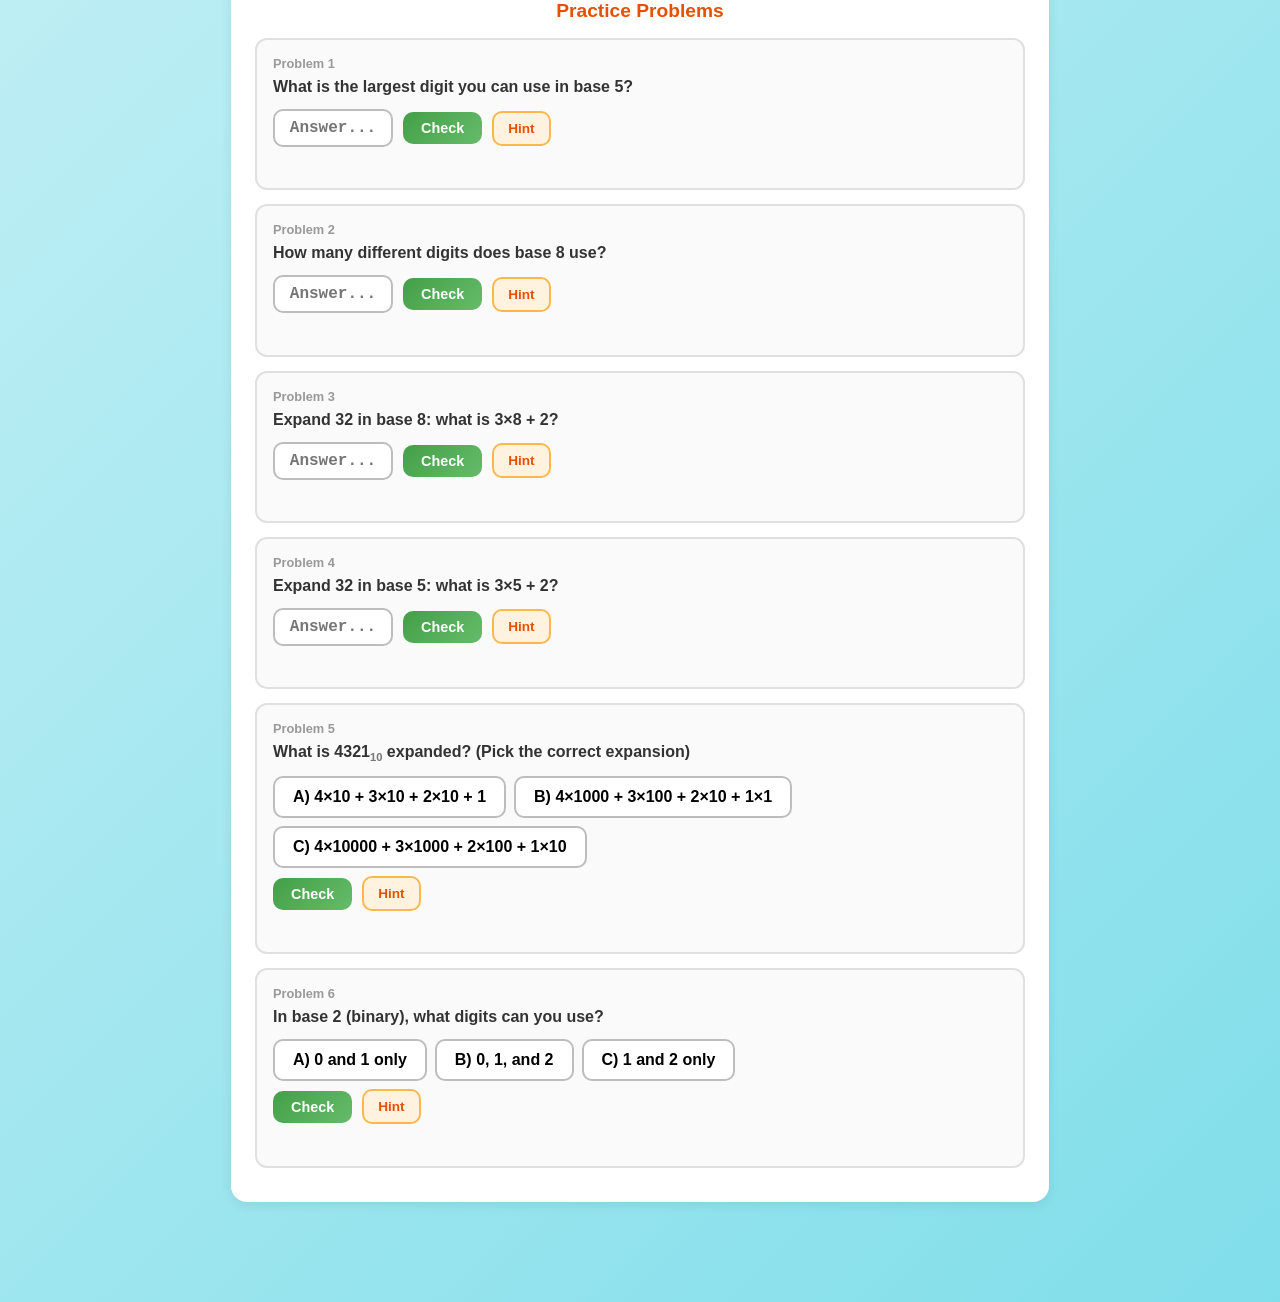
<file: lessons/number-bases/index.html>
<!DOCTYPE html>
<html lang="en">
<head>
  <meta charset="UTF-8">
  <meta name="viewport" content="width=device-width, initial-scale=1.0">
  <title>Number Bases Explorer</title>
  <link rel="stylesheet" href="style.css">
</head>
<body>
  <header>
    <h1>Number Bases Explorer</h1>
    <p class="subtitle">Learn how numbers work in any base — from binary to hexadecimal!</p>
  </header>

  <div class="learning-panel">
    <div class="learning-icon">🔢</div>
    <div class="learning-text">
      <p>We usually count in <strong>base 10</strong> (0-9), but numbers can use any base!</p>
      <p>In <strong>base 2</strong> (binary), we only use 0 and 1. In <strong>base 16</strong> (hex), we use 0-9 and A-F.</p>
      <p>Work through each lesson and solve the practice problems!</p>
    </div>
  </div>

  <nav class="stage-tabs">
    <button class="tab active" data-stage="1">1. What Are Bases?</button>
    <button class="tab" data-stage="2">2. Counting</button>
    <button class="tab" data-stage="3">3. Arithmetic</button>
    <button class="tab" data-stage="4">4. Converting</button>
    <button class="tab" data-stage="5">5. Real World!</button>
    <button class="tab" data-stage="6">6. Challenge!</button>
  </nav>

  <!-- STAGE 1: What Are Number Bases? -->
  <section id="stage-1" class="stage">
    <div class="stage-content">
      <h2>What Are Number Bases?</h2>
      <p>Every digit in a number has a <strong>place value</strong> that depends on the base.</p>

      <div class="lesson-card">
        <h3>Place Values in Base 10</h3>
        <p>You already know base 10! Each place is a power of 10:</p>
        <div class="place-value-demo" id="place-value-demo">
          <div class="pv-row header">
            <span>10<sup>3</sup> = 1000</span>
            <span>10<sup>2</sup> = 100</span>
            <span>10<sup>1</sup> = 10</span>
            <span>10<sup>0</sup> = 1</span>
          </div>
          <div class="pv-row digits" id="pv-digits-10">
            <span>0</span><span>9</span><span>6</span><span>3</span>
          </div>
          <div class="pv-expansion" id="pv-expansion-10">
            963 = 9 &times; 100 + 6 &times; 10 + 3 &times; 1
          </div>
        </div>
      </div>

      <div class="lesson-card interactive-card">
        <h3>Try It! Expand a Number</h3>
        <p>Enter a number and pick a base to see the expansion:</p>
        <div class="input-row">
          <label>Number: <input type="text" id="expand-number" value="432" maxlength="8" class="short-input"></label>
          <label>Base:
            <select id="expand-base">
              <option value="2">2 (Binary)</option>
              <option value="3">3 (Ternary)</option>
              <option value="5">5 (Quinary)</option>
              <option value="7">7 (Septenary)</option>
              <option value="8">8 (Octal)</option>
              <option value="10" selected>10 (Decimal)</option>
              <option value="16">16 (Hexadecimal)</option>
            </select>
          </label>
          <button class="btn-action" onclick="showExpansion()">Expand!</button>
        </div>
        <div id="expansion-result" class="result-box"></div>
      </div>

      <div class="lesson-card">
        <h3>Powers Table</h3>
        <p>Here are the place values for common bases:</p>
        <div class="table-scroll">
          <table class="powers-table">
            <thead>
              <tr>
                <th>Base</th>
                <th>Name</th>
                <th>b<sup>4</sup></th>
                <th>b<sup>3</sup></th>
                <th>b<sup>2</sup></th>
                <th>b<sup>1</sup></th>
                <th>b<sup>0</sup></th>
              </tr>
            </thead>
            <tbody>
              <tr><td>2</td><td>Binary</td><td>16</td><td>8</td><td>4</td><td>2</td><td>1</td></tr>
              <tr><td>3</td><td>Ternary</td><td>81</td><td>27</td><td>9</td><td>3</td><td>1</td></tr>
              <tr><td>5</td><td>Quinary</td><td>625</td><td>125</td><td>25</td><td>5</td><td>1</td></tr>
              <tr><td>7</td><td>Septenary</td><td>2401</td><td>343</td><td>49</td><td>7</td><td>1</td></tr>
              <tr><td>8</td><td>Octal</td><td>4096</td><td>512</td><td>64</td><td>8</td><td>1</td></tr>
              <tr><td>10</td><td>Decimal</td><td>10000</td><td>1000</td><td>100</td><td>10</td><td>1</td></tr>
              <tr><td>16</td><td>Hexadecimal</td><td>65536</td><td>4096</td><td>256</td><td>16</td><td>1</td></tr>
            </tbody>
          </table>
        </div>
      </div>

      <div class="lesson-card">
        <h3>Key Idea</h3>
        <div class="key-idea">
          <p>In base <strong>b</strong>, you can only use digits <strong>0</strong> through <strong>b &minus; 1</strong>.</p>
          <p>Base 2: digits are 0, 1</p>
          <p>Base 5: digits are 0, 1, 2, 3, 4</p>
          <p>Base 10: digits are 0, 1, 2, 3, 4, 5, 6, 7, 8, 9</p>
          <p>Base 16: digits are 0, 1, 2, 3, 4, 5, 6, 7, 8, 9, A, B, C, D, E, F</p>
        </div>
      </div>

      <!-- Practice problems for Stage 1 -->
      <div class="practice-section">
        <h3>Practice Problems</h3>
        <div id="practice-1"></div>
      </div>
    </div>
  </section>

  <!-- STAGE 2: Counting in Different Bases -->
  <section id="stage-2" class="stage hidden">
    <div class="stage-content">
      <h2>Counting in Different Bases</h2>
      <p>When you reach the base number, you "carry" to the next place — just like going from 9 to 10 in base 10!</p>

      <div class="lesson-card interactive-card">
        <h3>Interactive Counter</h3>
        <p>Watch how counting works in different bases! Click + to count up.</p>
        <div class="counter-controls">
          <label>Base:
            <select id="counter-base" onchange="resetCounter()">
              <option value="2">2 (Binary)</option>
              <option value="3">3 (Ternary)</option>
              <option value="4" selected>4 (Base 4)</option>
              <option value="5">5 (Quinary)</option>
              <option value="6">6 (Base 6)</option>
              <option value="8">8 (Octal)</option>
            </select>
          </label>
        </div>
        <div class="counter-display">
          <button class="btn-counter" onclick="counterStep(-1)">&minus;</button>
          <div class="counter-value" id="counter-value">0</div>
          <button class="btn-counter" onclick="counterStep(1)">+</button>
        </div>
        <div class="counter-info">
          <span>Decimal value: <strong id="counter-decimal">0</strong></span>
        </div>
        <div class="counter-history" id="counter-history">
          <p class="history-label">Counting sequence:</p>
          <div id="counter-sequence" class="sequence-display"></div>
        </div>
      </div>

      <div class="lesson-card">
        <h3>Example: Counting in Base 4</h3>
        <div class="example-box">
          <p>Digits allowed: <strong>0, 1, 2, 3</strong> (no 4!)</p>
          <div class="count-grid">
            <span>1</span><span>2</span><span>3</span><span class="carry">10</span>
            <span>11</span><span>12</span><span>13</span><span class="carry">20</span>
            <span>21</span><span>22</span><span>23</span><span class="carry">30</span>
            <span>31</span><span>32</span><span>33</span><span class="carry">100</span>
          </div>
          <p class="example-note">After 3 comes 10 (not 4!). After 33 comes 100. The 21st number is <strong>111</strong>.</p>
        </div>
      </div>

      <div class="lesson-card">
        <h3>Example: Counting in Base 2 (Binary)</h3>
        <div class="example-box">
          <p>Digits allowed: <strong>0, 1</strong> only!</p>
          <div class="count-grid binary-grid">
            <span class="carry">1</span>
            <span class="carry">10</span><span>11</span>
            <span class="carry">100</span><span>101</span><span>110</span><span>111</span>
            <span class="carry">1000</span>
          </div>
          <p class="example-note">The 8th number is <strong>1000</strong> (which equals 8 in decimal).</p>
        </div>
      </div>

      <div class="practice-section">
        <h3>Practice Problems</h3>
        <div id="practice-2"></div>
      </div>
    </div>
  </section>

  <!-- STAGE 3: Arithmetic in Other Bases -->
  <section id="stage-3" class="stage hidden">
    <div class="stage-content">
      <h2>Arithmetic in Other Bases</h2>
      <p>Addition, subtraction, and multiplication work the same way — just carry at the base instead of 10!</p>

      <div class="lesson-card">
        <h3>Addition Rules</h3>
        <div class="example-box">
          <p><strong>Base 6:</strong> When the sum reaches 6, write 0 and carry 1.</p>
          <div class="arithmetic-examples">
            <div class="arith-item">1 + 1 = <strong>2</strong></div>
            <div class="arith-item">2 + 4 = <strong>10</strong><sub>6</sub></div>
            <div class="arith-item">3 + 5 = <strong>12</strong><sub>6</sub></div>
          </div>
          <p class="example-note">2 + 4 = 6, but 6 doesn't exist in base 6, so we write <strong>10</strong> (1 six and 0 ones).</p>
        </div>
      </div>

      <div class="lesson-card">
        <h3>Addition in Base 2 (Binary)</h3>
        <div class="example-box">
          <div class="arithmetic-examples">
            <div class="arith-item">1 + 1 = <strong>10</strong><sub>2</sub></div>
            <div class="arith-item">1 + 11 = <strong>100</strong><sub>2</sub></div>
            <div class="arith-item">11 + 11 = <strong>110</strong><sub>2</sub></div>
          </div>
          <p class="example-note">In binary, 1 + 1 = 10 (that's 2 in decimal).</p>
        </div>
      </div>

      <div class="lesson-card">
        <h3>Subtraction with Borrowing</h3>
        <div class="example-box">
          <p><strong>Base 5:</strong> When borrowing, you borrow a <em>five</em> (not a ten).</p>
          <div class="arithmetic-examples">
            <div class="arith-item">12<sub>5</sub> &minus; 4<sub>5</sub> = <strong>3</strong><sub>5</sub></div>
          </div>
          <p class="example-note">You can't do 2 &minus; 4, so borrow from the fives column: that "1" becomes 5. Now 5 + 2 &minus; 4 = 3.</p>
        </div>
      </div>

      <div class="lesson-card">
        <h3>Multiplication</h3>
        <div class="example-box">
          <p><strong>Base 8:</strong> Multiply normally, but carry at 8 instead of 10.</p>
          <div class="arithmetic-examples">
            <div class="arith-item">2 &times; 4 = <strong>10</strong><sub>8</sub></div>
            <div class="arith-item">2 &times; 6 = <strong>14</strong><sub>8</sub></div>
            <div class="arith-item">3 &times; 6 = <strong>22</strong><sub>8</sub></div>
          </div>
          <p class="example-note">2 &times; 6 = 12 in decimal. 12 = 1 &times; 8 + 4, so we write <strong>14</strong> in base 8.</p>
        </div>
      </div>

      <div class="lesson-card interactive-card">
        <h3>Base Arithmetic Calculator</h3>
        <p>Try arithmetic in any base! Enter numbers already written in that base.</p>
        <div class="calc-row">
          <input type="text" id="calc-a" class="short-input" placeholder="e.g. 32" maxlength="12">
          <select id="calc-op">
            <option value="+">+</option>
            <option value="-">&minus;</option>
            <option value="*">&times;</option>
          </select>
          <input type="text" id="calc-b" class="short-input" placeholder="e.g. 13" maxlength="12">
          <label>Base:
            <select id="calc-base">
              <option value="2">2</option>
              <option value="3">3</option>
              <option value="4">4</option>
              <option value="5" selected>5</option>
              <option value="6">6</option>
              <option value="7">7</option>
              <option value="8">8</option>
              <option value="10">10</option>
              <option value="16">16</option>
            </select>
          </label>
          <button class="btn-action" onclick="doBaseCalc()">Calculate</button>
        </div>
        <div id="calc-result" class="result-box"></div>
      </div>

      <div class="practice-section">
        <h3>Practice Problems</h3>
        <div id="practice-3"></div>
      </div>
    </div>
  </section>

  <!-- STAGE 4: Converting Between Bases -->
  <section id="stage-4" class="stage hidden">
    <div class="stage-content">
      <h2>Converting Between Bases</h2>

      <div class="lesson-card">
        <h3>Base b &rarr; Base 10</h3>
        <p>Multiply each digit by its place value and add up.</p>
        <div class="example-box">
          <p><strong>42<sub>5</sub></strong> &rarr; base 10:</p>
          <p class="solution-line">4 &times; 5<sup>1</sup> + 2 &times; 5<sup>0</sup> = 20 + 2 = <strong>22</strong></p>
          <p><strong>123<sub>8</sub></strong> &rarr; base 10:</p>
          <p class="solution-line">1 &times; 64 + 2 &times; 8 + 3 &times; 1 = 64 + 16 + 3 = <strong>83</strong></p>
        </div>
      </div>

      <div class="lesson-card">
        <h3>Base 10 &rarr; Base b (Division Method)</h3>
        <p>Repeatedly divide by the base and collect remainders (read bottom to top).</p>
        <div class="example-box">
          <p><strong>26</strong> &rarr; base 3:</p>
          <div class="division-steps">
            <div class="div-step">26 &divide; 3 = 8 remainder <strong>2</strong></div>
            <div class="div-step">8 &divide; 3 = 2 remainder <strong>2</strong></div>
            <div class="div-step">2 &divide; 3 = 0 remainder <strong>2</strong></div>
          </div>
          <p class="solution-line">Read remainders bottom to top: <strong>222<sub>3</sub></strong></p>
        </div>
      </div>

      <div class="lesson-card">
        <h3>Base a &rarr; Base b</h3>
        <p>Convert to base 10 first, then convert from base 10 to the target base.</p>
        <div class="example-box">
          <p><strong>332<sub>5</sub></strong> &rarr; base 8:</p>
          <p class="solution-line">Step 1: 332<sub>5</sub> = 3&times;25 + 3&times;5 + 2 = 92<sub>10</sub></p>
          <p class="solution-line">Step 2: 92 &divide; 8 = 11 R <strong>4</strong>; 11 &divide; 8 = 1 R <strong>3</strong>; 1 &divide; 8 = 0 R <strong>1</strong></p>
          <p class="solution-line">Answer: <strong>134<sub>8</sub></strong></p>
        </div>
      </div>

      <div class="lesson-card interactive-card">
        <h3>Base Converter</h3>
        <p>Convert any number between bases!</p>
        <div class="converter-row">
          <input type="text" id="conv-number" class="short-input" placeholder="e.g. 42" maxlength="16">
          <label>from base
            <select id="conv-from">
              <option value="2">2</option><option value="3">3</option>
              <option value="4">4</option><option value="5">5</option>
              <option value="6">6</option><option value="7">7</option>
              <option value="8">8</option><option value="9">9</option>
              <option value="10" selected>10</option><option value="16">16</option>
            </select>
          </label>
          <span class="arrow-icon">&rarr;</span>
          <label>to base
            <select id="conv-to">
              <option value="2">2</option><option value="3">3</option>
              <option value="4">4</option><option value="5">5</option>
              <option value="6">6</option><option value="7">7</option>
              <option value="8" selected>8</option><option value="9">9</option>
              <option value="10">10</option><option value="16">16</option>
            </select>
          </label>
          <button class="btn-action" onclick="doConvert()">Convert!</button>
        </div>
        <div id="conv-result" class="result-box"></div>
        <div id="conv-steps" class="steps-box"></div>
      </div>

      <div class="practice-section">
        <h3>Practice Problems</h3>
        <div id="practice-4"></div>
      </div>
    </div>
  </section>

  <!-- STAGE 5: Real World Uses -->
  <section id="stage-5" class="stage hidden">
    <div class="stage-content">
      <h2>Real World Uses</h2>
      <p>Number bases aren't just for math class — they're everywhere in technology!</p>

      <!-- HEX COLORS -->
      <div class="lesson-card interactive-card">
        <h3>Hex Colors (Base 16)</h3>
        <p>Every color on your screen is made of <strong>Red</strong>, <strong>Green</strong>, and <strong>Blue</strong> — each from 0 to 255 (FF in hex).</p>
        <p>A color code like <strong>#FF6600</strong> means: Red=FF (255), Green=66 (102), Blue=00 (0).</p>

        <div class="color-mixer">
          <div class="color-sliders">
            <div class="slider-row">
              <span class="slider-label" style="color:#d32f2f">R:</span>
              <input type="range" id="color-r" min="0" max="255" value="30" class="color-slider slider-r" oninput="updateColorPreview()">
              <span class="slider-hex" id="hex-r">1E</span>
            </div>
            <div class="slider-row">
              <span class="slider-label" style="color:#388e3c">G:</span>
              <input type="range" id="color-g" min="0" max="255" value="136" class="color-slider slider-g" oninput="updateColorPreview()">
              <span class="slider-hex" id="hex-g">88</span>
            </div>
            <div class="slider-row">
              <span class="slider-label" style="color:#1565c0">B:</span>
              <input type="range" id="color-b" min="0" max="255" value="229" class="color-slider slider-b" oninput="updateColorPreview()">
              <span class="slider-hex" id="hex-b">E5</span>
            </div>
          </div>
          <div class="color-preview-area">
            <div class="color-swatch" id="color-swatch"></div>
            <div class="color-code" id="color-code">#1E88E5</div>
            <div class="color-decimal" id="color-decimal">rgb(30, 136, 229)</div>
          </div>
        </div>

        <div class="color-presets">
          <p><strong>Try these famous colors:</strong></p>
          <div class="preset-buttons">
            <button class="color-preset" data-r="255" data-g="0" data-b="0" style="background:#FF0000;color:white" onclick="setColorPreset(this)">Red #FF0000</button>
            <button class="color-preset" data-r="0" data-g="255" data-b="0" style="background:#00FF00;color:black" onclick="setColorPreset(this)">Green #00FF00</button>
            <button class="color-preset" data-r="0" data-g="0" data-b="255" style="background:#0000FF;color:white" onclick="setColorPreset(this)">Blue #0000FF</button>
            <button class="color-preset" data-r="255" data-g="255" data-b="0" style="background:#FFFF00;color:black" onclick="setColorPreset(this)">Yellow #FFFF00</button>
            <button class="color-preset" data-r="255" data-g="105" data-b="180" style="background:#FF69B4;color:white" onclick="setColorPreset(this)">Pink #FF69B4</button>
            <button class="color-preset" data-r="0" data-g="0" data-b="0" style="background:#000000;color:white" onclick="setColorPreset(this)">Black #000000</button>
          </div>
        </div>

        <div class="key-idea" style="margin-top:16px">
          <p><strong>Why hex?</strong> Each digit 0-F represents 4 binary bits. Two hex digits = 8 bits = 1 byte = values 0 to 255. It's a compact way to write binary!</p>
          <p>FF<sub>16</sub> = 1111 1111<sub>2</sub> = 255<sub>10</sub></p>
        </div>
      </div>

      <!-- BINARY IN REAL LIFE -->
      <div class="lesson-card">
        <h3>Binary (Base 2) Is Everywhere!</h3>
        <p>Computers think in binary — every photo, game, song, and text is stored as 0s and 1s.</p>

        <div class="example-box">
          <h4>Light Switches</h4>
          <p>A light switch has two states: <strong>OFF (0)</strong> and <strong>ON (1)</strong>. That's one binary digit — a <strong>bit</strong>!</p>
          <p>With 8 light switches (8 bits = 1 <strong>byte</strong>), you can make 2<sup>8</sup> = <strong>256</strong> different patterns.</p>
        </div>

        <div class="example-box">
          <h4>Secret Messages with ASCII</h4>
          <p>Every letter has a number code. In binary:</p>
          <div class="ascii-examples">
            <div class="ascii-item"><span class="ascii-char">A</span> = 65 = <span class="ascii-bin">01000001</span></div>
            <div class="ascii-item"><span class="ascii-char">B</span> = 66 = <span class="ascii-bin">01000010</span></div>
            <div class="ascii-item"><span class="ascii-char">C</span> = 67 = <span class="ascii-bin">01000011</span></div>
            <div class="ascii-item"><span class="ascii-char">Z</span> = 90 = <span class="ascii-bin">01011010</span></div>
          </div>
        </div>

        <div class="example-box">
          <h4>Finger Binary</h4>
          <p>You can count to <strong>31</strong> on one hand using binary!</p>
          <p>Each finger is a bit: thumb = 1, index = 2, middle = 4, ring = 8, pinky = 16.</p>
          <p>Hold up thumb + middle + pinky = 1 + 4 + 16 = <strong>21</strong>!</p>
        </div>
      </div>

      <!-- INTERACTIVE: BINARY MESSAGE ENCODER -->
      <div class="lesson-card interactive-card">
        <h3>Binary Message Encoder</h3>
        <p>Type a message and see it in binary! (Letters and spaces only)</p>
        <div class="input-row">
          <input type="text" id="binary-message" class="short-input" style="width:250px" placeholder="e.g. HELLO" maxlength="16" oninput="encodeBinaryMessage()">
        </div>
        <div id="binary-output" class="result-box" style="font-family:'Courier New',monospace;letter-spacing:1px"></div>
      </div>

      <!-- INTERACTIVE: BINARY LIGHT SWITCHES -->
      <div class="lesson-card interactive-card">
        <h3>Binary Light Switches</h3>
        <p>Click the switches to turn bits on/off and see the decimal number!</p>
        <div class="light-switches" id="light-switches">
          <div class="switch-labels">
            <span>128</span><span>64</span><span>32</span><span>16</span><span>8</span><span>4</span><span>2</span><span>1</span>
          </div>
          <div class="switch-row" id="switch-row"></div>
        </div>
        <div class="switch-result">
          <span>Binary: <strong id="switch-binary">00000000</strong></span>
          <span>Decimal: <strong id="switch-decimal">0</strong></span>
          <span>Hex: <strong id="switch-hex">00</strong></span>
        </div>
      </div>

      <!-- OTHER BASES IN REAL LIFE -->
      <div class="lesson-card">
        <h3>Other Bases in Daily Life</h3>
        <div class="example-box">
          <h4>Base 60 — Time!</h4>
          <p>60 seconds in a minute, 60 minutes in an hour. The ancient Babylonians used base 60!</p>
          <p>When you say "2 hours 30 minutes 15 seconds", that's like writing <strong>2:30:15</strong> in base 60.</p>
        </div>
        <div class="example-box">
          <h4>Base 12 — Dozens!</h4>
          <p>We buy eggs by the dozen (12). A "gross" is 12&times;12 = 144. The clock has 12 hours.</p>
        </div>
        <div class="example-box">
          <h4>Base 8 (Octal) — File Permissions</h4>
          <p>On computers, file permissions use octal. "chmod 755" means the owner can read, write, and execute (7 = 4+2+1).</p>
        </div>
      </div>

      <div class="practice-section">
        <h3>Practice Problems</h3>
        <div id="practice-5"></div>
      </div>
    </div>
  </section>

  <!-- STAGE 6: Challenge Problems -->
  <section id="stage-6" class="stage hidden">
    <div class="stage-content">
      <h2>Challenge Problems</h2>
      <p>Test your skills with these competition-style problems!</p>

      <div class="practice-section">
        <div id="practice-6"></div>
      </div>
    </div>
  </section>

  <!-- Score tracker -->
  <div class="score-bar" id="score-bar">
    <span id="score-display">Score: 0 / 0</span>
    <button class="btn-reset-score" onclick="resetScore()">Reset</button>
  </div>

  <script src="script.js"></script>
</body>
</html>
</file>
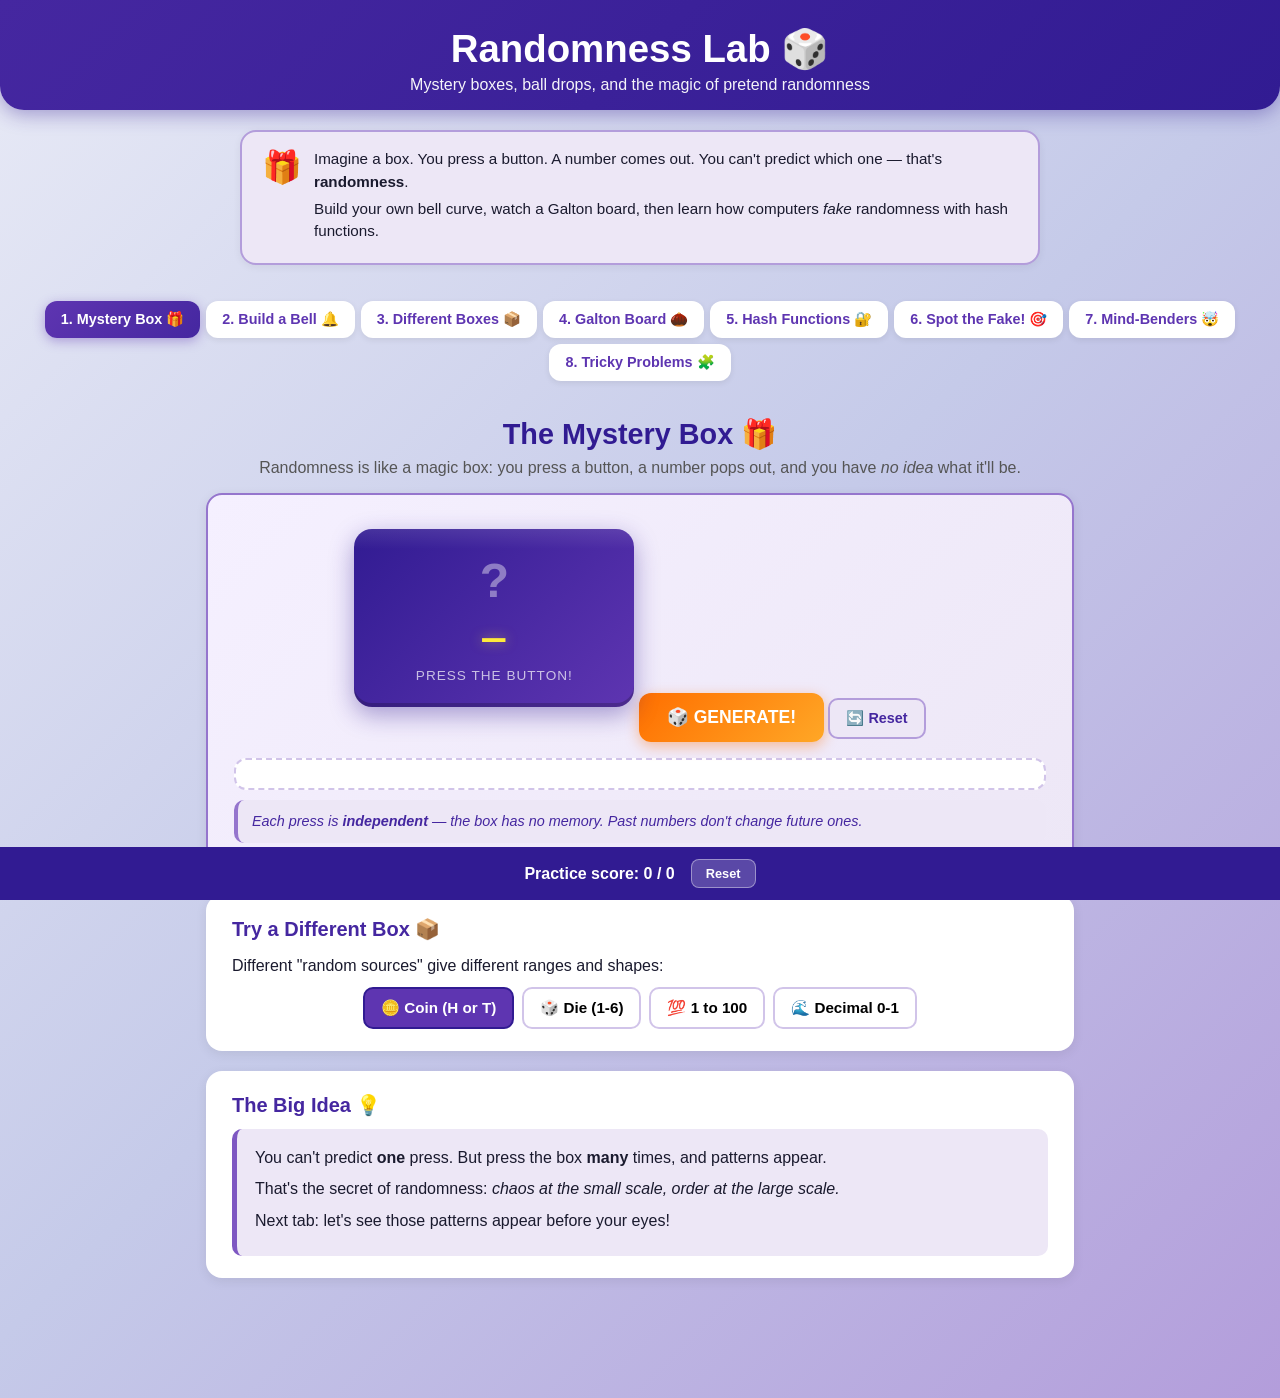
<file: lessons/randomness/index.html>
<!DOCTYPE html>
<html lang="en">
<head>
  <meta charset="UTF-8">
  <meta name="viewport" content="width=device-width, initial-scale=1.0">
  <title>Randomness Lab 🎲</title>
  <link rel="stylesheet" href="style.css">
</head>
<body>
  <header>
    <h1>Randomness Lab 🎲</h1>
    <p class="subtitle">Mystery boxes, ball drops, and the magic of pretend randomness</p>
  </header>

  <div class="learning-panel">
    <div class="learning-icon">🎁</div>
    <div class="learning-text">
      <p>Imagine a box. You press a button. A number comes out. You can't predict which one — that's <strong>randomness</strong>.</p>
      <p>Build your own bell curve, watch a Galton board, then learn how computers <em>fake</em> randomness with hash functions.</p>
    </div>
  </div>

  <nav class="stage-tabs">
    <button class="tab active" data-stage="1">1. Mystery Box 🎁</button>
    <button class="tab" data-stage="2">2. Build a Bell 🔔</button>
    <button class="tab" data-stage="3">3. Different Boxes 📦</button>
    <button class="tab" data-stage="4">4. Galton Board 🌰</button>
    <button class="tab" data-stage="5">5. Hash Functions 🔐</button>
    <button class="tab" data-stage="6">6. Spot the Fake! 🎯</button>
    <button class="tab" data-stage="7">7. Mind-Benders 🤯</button>
    <button class="tab" data-stage="8">8. Tricky Problems 🧩</button>
  </nav>

  <!-- STAGE 1: THE MYSTERY BOX -->
  <section id="stage-1" class="stage">
    <div class="stage-content">
      <h2>The Mystery Box 🎁</h2>
      <p>Randomness is like a magic box: you press a button, a number pops out, and you have <em>no idea</em> what it'll be.</p>

      <div class="lesson-card mystery-card">
        <div class="mystery-box-area">
          <div class="mystery-box" id="mystery-box">
            <div class="mb-question">?</div>
            <div class="mb-output" id="mb-output">—</div>
            <div class="mb-label">Press the button!</div>
          </div>
          <button class="btn-mystery" onclick="pressMystery()">🎲 GENERATE!</button>
          <button class="btn-secondary" onclick="resetMystery()">🔄 Reset</button>
        </div>
        <div class="mystery-stream" id="mystery-stream"></div>
        <p class="example-note">Each press is <strong>independent</strong> — the box has no memory. Past numbers don't change future ones.</p>
      </div>

      <div class="lesson-card">
        <h3>Try a Different Box 📦</h3>
        <p>Different "random sources" give different ranges and shapes:</p>
        <div class="box-picker" id="box-picker">
          <button class="box-option active" data-source="coin" onclick="setSource('coin')">🪙 Coin (H or T)</button>
          <button class="box-option" data-source="die" onclick="setSource('die')">🎲 Die (1-6)</button>
          <button class="box-option" data-source="d100" onclick="setSource('d100')">💯 1 to 100</button>
          <button class="box-option" data-source="real" onclick="setSource('real')">🌊 Decimal 0-1</button>
        </div>
      </div>

      <div class="lesson-card">
        <h3>The Big Idea 💡</h3>
        <div class="key-idea">
          <p>You can't predict <strong>one</strong> press. But press the box <strong>many</strong> times, and patterns appear.</p>
          <p>That's the secret of randomness: <em>chaos at the small scale, order at the large scale.</em></p>
          <p>Next tab: let's see those patterns appear before your eyes!</p>
        </div>
      </div>
    </div>
  </section>

  <!-- STAGE 2: BUILD YOUR OWN BELL CURVE -->
  <section id="stage-2" class="stage hidden">
    <div class="stage-content">
      <h2>Build Your Own Bell Curve 🔔</h2>
      <p>Click the button. A ball drops into a slot based on a random number. Do it over and over and watch what shape appears.</p>

      <div class="lesson-card interactive-card">
        <h3>One Click = One Ball 🎯</h3>
        <p>Each ball is dropped at a slot picked using <strong>5 random numbers added together</strong>.</p>
        <div class="bell-builder">
          <canvas id="bell-canvas" width="700" height="320"></canvas>
          <div class="bell-controls">
            <button class="btn-mystery" onclick="dropOneBell()">⚪ Drop 1 Ball</button>
            <button class="btn-action" onclick="dropManyBells(10)">⚡ Drop 10</button>
            <button class="btn-action" onclick="dropManyBells(200)">💨 Drop 200</button>
            <button class="btn-action" onclick="dropManyBells(2000)">🌪️ Drop 2,000</button>
            <button class="btn-secondary" onclick="resetBells()">🔄 Reset</button>
          </div>
          <div class="bell-stats">
            <div class="stat-box">
              <div class="stat-num" id="bell-total">0</div>
              <div class="stat-label">Balls dropped</div>
            </div>
            <div class="stat-box">
              <div class="stat-num" id="bell-mean">—</div>
              <div class="stat-label">Average slot</div>
            </div>
          </div>
        </div>
        <p class="example-note">After just a few drops, the slots look messy. After many — a beautiful <strong>bell curve</strong>! It happens every time.</p>
      </div>

      <div class="lesson-card">
        <h3>Why Does This Always Work? 🤔</h3>
        <div class="key-idea">
          <p>This is the <strong>Central Limit Theorem</strong> — one of the most magical facts in all of math:</p>
          <p>👉 If you add up many random numbers, the result is <em>almost always</em> shaped like a bell.</p>
          <p>It doesn't matter what the original numbers look like — sums of randoms turn into the bell shape.</p>
          <p>That's why the bell curve shows up <em>everywhere</em> in nature!</p>
        </div>
      </div>
    </div>
  </section>

  <!-- STAGE 3: DIFFERENT BOXES -->
  <section id="stage-3" class="stage hidden">
    <div class="stage-content">
      <h2>Different Boxes, Different Shapes 📦</h2>
      <p>Each random source has its own personality — its own <strong>distribution</strong>.</p>

      <div class="lesson-card interactive-card">
        <h3>Compare 4 Boxes Side-by-Side</h3>
        <p>Run each box 5,000 times and see what shape appears:</p>
        <div class="setup-row">
          <button class="btn-action" onclick="runAllBoxes(5000)">🌪️ Run All 5,000 Times</button>
          <button class="btn-secondary" onclick="resetAllBoxes()">🔄 Reset</button>
        </div>
        <div class="boxes-grid">
          <div class="box-panel">
            <h4>🪙 Coin Flip</h4>
            <p class="box-desc">Two outcomes, equally likely</p>
            <canvas id="box-coin" width="300" height="160"></canvas>
            <p class="box-note">Two equal bars — boring but fair!</p>
          </div>
          <div class="box-panel">
            <h4>🎲 One Die</h4>
            <p class="box-desc">Uniform: every face equally likely</p>
            <canvas id="box-die" width="300" height="160"></canvas>
            <p class="box-note">Six bars, all about the same height.</p>
          </div>
          <div class="box-panel">
            <h4>🎲🎲 Sum of 2 Dice</h4>
            <p class="box-desc">Triangular: middle is most likely</p>
            <canvas id="box-2dice" width="300" height="160"></canvas>
            <p class="box-note">Triangle! Many ways to roll a 7, only one to roll a 2.</p>
          </div>
          <div class="box-panel">
            <h4>🎲×10 Sum of 10 Dice</h4>
            <p class="box-desc">Bell-shaped: hello, Gaussian!</p>
            <canvas id="box-10dice" width="300" height="160"></canvas>
            <p class="box-note">A bell curve. Add enough randoms, and a bell always appears.</p>
          </div>
        </div>
      </div>

      <div class="lesson-card">
        <h3>The Bell Curve Has 2 Knobs 🎚️</h3>
        <p>The bell curve has just two settings:</p>
        <div class="key-idea">
          <p>🎯 <strong>μ (mu) — the center.</strong> Where the peak sits.</p>
          <p>📏 <strong>σ (sigma) — the width.</strong> How spread out it is.</p>
        </div>
        <div class="slider-control">
          <label>Center (μ): <span id="mean-label" class="slider-val">0</span></label>
          <input type="range" id="mean-slider" min="-5" max="5" value="0" step="0.1" oninput="redrawNormal()">
        </div>
        <div class="slider-control">
          <label>Width (σ): <span id="sd-label" class="slider-val">1</span></label>
          <input type="range" id="sd-slider" min="0.3" max="3" value="1" step="0.1" oninput="redrawNormal()">
        </div>
        <canvas id="normal-canvas" width="600" height="240"></canvas>
        <p class="example-note">Move the sliders! See how the bell shifts left/right (μ) and gets fatter/skinnier (σ).</p>
      </div>
    </div>
  </section>

  <!-- STAGE 4: GALTON BOARD -->
  <section id="stage-4" class="stage hidden">
    <div class="stage-content">
      <h2>The Galton Board 🌰</h2>
      <p>A real machine that builds a bell curve from coin flips. Drop balls and watch!</p>

      <div class="lesson-card">
        <h3>How It Works ⚙️</h3>
        <div class="key-idea">
          <p>1. A ball drops from the top.</p>
          <p>2. It hits a peg. Bounces left or right (50/50, like a coin flip).</p>
          <p>3. Hits another peg. Bounces left or right again.</p>
          <p>4. After a bunch of bounces, lands in a slot at the bottom.</p>
          <p>5. Drop tons of balls, and the slots fill up like… a bell curve! 🔔</p>
        </div>
      </div>

      <div class="lesson-card interactive-card">
        <h3>Drop Some Balls!</h3>
        <div class="setup-row">
          <label>Rows of pegs:
            <input type="range" id="galton-rows" min="5" max="15" value="10" oninput="updateGaltonRows()">
            <span id="galton-rows-label">10</span>
          </label>
          <button class="btn-action" onclick="dropGaltonBalls(1)">⚪ Drop 1</button>
          <button class="btn-action" onclick="dropGaltonBalls(50)">⚡ Drop 50</button>
          <button class="btn-action" onclick="dropGaltonBalls(500)">💨 Drop 500</button>
          <button class="btn-secondary" onclick="resetGalton()">🔄 Reset</button>
        </div>
        <canvas id="galton-canvas" width="600" height="500"></canvas>
        <div class="bell-stats">
          <div class="stat-box">
            <div class="stat-num" id="galton-total">0</div>
            <div class="stat-label">Balls dropped</div>
          </div>
          <div class="stat-box">
            <div class="stat-num" id="galton-mean">—</div>
            <div class="stat-label">Mean slot</div>
          </div>
        </div>
        <p class="example-note">Each ball takes a random path. But the <strong>pile</strong> always ends up looking the same. Order from chaos!</p>
      </div>
    </div>
  </section>

  <!-- STAGE 5: HASH FUNCTIONS -->
  <section id="stage-5" class="stage hidden">
    <div class="stage-content">
      <h2>Hash Functions: Pretend Randomness 🔐</h2>
      <p>Plot twist: a lot of "randomness" in computers isn't actually random — it's a clever trick called a <strong>hash function</strong>.</p>

      <div class="lesson-card">
        <h3>What Is a Hash? 🤔</h3>
        <div class="key-idea">
          <p>A <strong>hash function</strong> takes any input (a word, a number, a file) and turns it into a fixed-size scrambled output that <em>looks</em> totally random.</p>
          <p>But it's <strong>not</strong> random! Same input → same output, every single time. It's a <em>deterministic</em> recipe.</p>
          <p>The magic: even tiny changes to the input create wildly different outputs. This is called the <strong>avalanche effect</strong>.</p>
        </div>
      </div>

      <div class="lesson-card interactive-card">
        <h3>Try It Yourself! ⚗️</h3>
        <p>Type something. See its hash. Then change <em>one letter</em> and watch the hash explode into something totally different.</p>
        <div class="hash-input-row">
          <input type="text" id="hash-input" class="hash-input" value="hello" oninput="updateHash()" placeholder="Type anything...">
        </div>
        <div class="hash-output">
          <div class="hash-label">Your input:</div>
          <div class="hash-value" id="hash-input-display">hello</div>
          <div class="hash-label">Hash (looks random, but isn't!):</div>
          <div class="hash-value hash-result" id="hash-result">—</div>
        </div>
        <p class="example-note">Same input always gives the same hash. Don't believe me? Type "hello" again, then "Hello".</p>
      </div>

      <div class="lesson-card interactive-card">
        <h3>The Avalanche Effect 🏔️</h3>
        <p>Watch how one tiny change ripples through the entire output:</p>
        <div class="avalanche-list" id="avalanche-list"></div>
        <p class="example-note">Notice: the inputs differ by ONE character, but the hashes share almost no characters. That's the avalanche!</p>
      </div>

      <div class="lesson-card interactive-card">
        <h3>Hashes Look Random 🎯</h3>
        <p>Even though hashes are deterministic, when you hash lots of different things, the outputs spread out evenly — just like real randomness!</p>
        <div class="setup-row">
          <button class="btn-action" onclick="runHashUniformity(2000)">🌪️ Hash 2,000 Words</button>
          <button class="btn-secondary" onclick="resetHashUniformity()">🔄 Reset</button>
        </div>
        <canvas id="hash-uniformity" width="600" height="220"></canvas>
        <p class="example-note">Each bar = how many hashes started with each hex digit. They're roughly equal — the hash function spreads things out evenly across all 16 buckets.</p>
      </div>

      <div class="lesson-card">
        <h3>Why Should I Care? 🌐</h3>
        <p>Hash functions power tons of stuff:</p>
        <div class="examples-grid">
          <div class="ex-card">🔒<br><strong>Passwords</strong><br><span>Websites store your password's hash, not the password itself.</span></div>
          <div class="ex-card">⛓️<br><strong>Bitcoin & crypto</strong><br><span>Every block in the chain is identified by its hash.</span></div>
          <div class="ex-card">📁<br><strong>File integrity</strong><br><span>Two files match if and only if their hashes match.</span></div>
          <div class="ex-card">🎮<br><strong>Game maps</strong><br><span>Minecraft generates worlds from a "seed" hashed into terrain.</span></div>
        </div>
      </div>
    </div>
  </section>

  <!-- STAGE 6: SPOT THE FAKE -->
  <section id="stage-6" class="stage hidden">
    <div class="stage-content">
      <h2>Spot the Fake! 🎯</h2>
      <p>Humans are <em>terrible</em> at being random. Can you spot real coin flips vs sequences a person made up?</p>

      <div class="lesson-card">
        <h3>The Trick 🧠</h3>
        <p>Real random sequences <strong>have streaks</strong> — like 4 or 5 heads in a row. Humans avoid those because they "feel wrong".</p>
        <p>So if a sequence has no long runs, it's probably faked!</p>
      </div>

      <div id="game-setup-card" class="lesson-card">
        <h3>Set Up the Game</h3>
        <div class="setup-row">
          <label>Player 1:
            <input type="text" id="rand-p1" class="short-input" style="width:160px" value="Player 1">
          </label>
          <label>Player 2:
            <input type="text" id="rand-p2" class="short-input" style="width:160px" value="Player 2">
          </label>
        </div>
        <div class="setup-row">
          <label>Mode:
            <select id="rand-mode">
              <option value="solo">Solo Practice</option>
              <option value="vs" selected>2-Player Versus</option>
            </select>
          </label>
          <label>Rounds:
            <select id="rand-rounds">
              <option value="3">3</option>
              <option value="5" selected>5</option>
              <option value="8">8</option>
              <option value="10">10</option>
            </select>
          </label>
        </div>
        <button class="btn-action btn-big" onclick="startRandomGame()">🚀 Start the Game!</button>
      </div>

      <div id="game-active-card" class="lesson-card hidden">
        <div class="scoreboard" id="rand-scoreboard">
          <div class="player-score" id="rand-p1-box">
            <div class="player-name" id="rand-p1-display">Player 1</div>
            <div class="player-pts" id="rand-p1-pts">0</div>
          </div>
          <div class="round-info">
            <div class="round-label">Round</div>
            <div class="round-num" id="rand-round-num">1 / 5</div>
          </div>
          <div class="player-score" id="rand-p2-box">
            <div class="player-name" id="rand-p2-display">Player 2</div>
            <div class="player-pts" id="rand-p2-pts">0</div>
          </div>
        </div>

        <h3 id="rand-prompt">Which sequence is REAL random coin flips?</h3>

        <div class="seq-row">
          <button class="seq-btn" id="seq-A" onclick="pickSequence('A')">
            <div class="seq-label">Sequence A</div>
            <div class="seq-content" id="seq-A-content"></div>
          </button>
          <button class="seq-btn" id="seq-B" onclick="pickSequence('B')">
            <div class="seq-label">Sequence B</div>
            <div class="seq-content" id="seq-B-content"></div>
          </button>
        </div>

        <div id="rand-turn-info" class="turn-info"></div>

        <div id="rand-reveal" class="hidden">
          <div class="reveal-block" id="rand-reveal-text"></div>
          <button class="btn-action btn-big" onclick="nextRandomRound()" id="next-rand-btn">➡️ Next Round</button>
        </div>
      </div>

      <div id="game-final-card" class="lesson-card hidden final-card">
        <h2 id="rand-winner-banner">🏆 Game Over!</h2>
        <div class="final-scores" id="rand-final-scores"></div>
        <button class="btn-action btn-big" onclick="resetRandomGame()">🔄 Play Again</button>
      </div>
    </div>
  </section>

  <!-- STAGE 7: MIND-BENDERS -->
  <section id="stage-7" class="stage hidden">
    <div class="stage-content">
      <h2>Mind-Benders 🤯</h2>
      <p>Three classic randomness puzzles where your gut is almost always wrong. Make a guess first, then click to reveal!</p>

      <!-- PUZZLE 1: BIRTHDAY PARADOX -->
      <div class="lesson-card puzzle-card">
        <div class="puzzle-tag">Puzzle 1 · The Birthday Paradox 🎂</div>
        <div class="puzzle-question">
          In a room of <strong>23 people</strong>, what's the chance that <strong>at least two share a birthday</strong>?
        </div>
        <div class="mc-options" id="bday-opts">
          <button class="mc-option" data-v="A">A) About 6% — way too few people</button>
          <button class="mc-option" data-v="B">B) About 23% — same as the count</button>
          <button class="mc-option" data-v="C">C) About 50% — basically a coin flip!</button>
          <button class="mc-option" data-v="D">D) About 90% — birthdays are common</button>
        </div>
        <div class="mc-feedback" id="bday-fb"></div>

        <div id="bday-explain" class="puzzle-reveal hidden">
          <h4>The Answer: ~50.7% 🤯</h4>
          <p>Counterintuitive, right? Here's the trick: instead of computing "at least one match," compute "no matches" and subtract from 1.</p>
          <ul class="reasoning-list">
            <li>Person 1 picks any day: 365/365</li>
            <li>Person 2 must avoid person 1's day: 364/365</li>
            <li>Person 3 must avoid both: 363/365</li>
            <li>… continue for all 23 people …</li>
            <li>Multiply them all → ≈ 0.493 (no match)</li>
            <li>So <strong>P(at least one match) = 1 − 0.493 ≈ 50.7%</strong></li>
          </ul>
          <p>This is exactly why <strong>hash collisions</strong> happen sooner than you'd think — same math.</p>

          <h4 style="margin-top:14px">See it for yourself 🧪</h4>
          <p>Simulate thousands of "rooms" of each size and watch the probability curve grow:</p>
          <div class="setup-row">
            <button class="btn-action" onclick="runBirthdaySim(2000)">🌪️ Simulate 2,000 rooms per size</button>
            <button class="btn-secondary" onclick="resetBirthdaySim()">🔄 Reset</button>
          </div>
          <canvas id="birthday-canvas" width="600" height="240"></canvas>
          <p class="example-note">The curve crosses 50% around 23 people — and 99% by about 57. Random collisions sneak up fast!</p>
        </div>
      </div>

      <!-- PUZZLE 2: GAMBLER'S FALLACY -->
      <div class="lesson-card puzzle-card">
        <div class="puzzle-tag">Puzzle 2 · The Hot Streak 🔥</div>
        <div class="puzzle-question">
          You flip a fair coin <strong>10 times in a row</strong> and get all heads: HHHHHHHHHH. What's the chance the <strong>next flip</strong> is heads?
        </div>
        <div class="mc-options" id="gambler-opts">
          <button class="mc-option" data-v="A">A) Less than 50% — tails is "due"</button>
          <button class="mc-option" data-v="B">B) Exactly 50% — the coin has no memory</button>
          <button class="mc-option" data-v="C">C) More than 50% — heads is on a roll</button>
        </div>
        <div class="mc-feedback" id="gambler-fb"></div>

        <div id="gambler-explain" class="puzzle-reveal hidden">
          <h4>The Answer: Exactly 50% ⚖️</h4>
          <p>This is called the <strong>gambler's fallacy</strong> — believing past results affect future independent events.</p>
          <p>Remember the Mystery Box from Tab 1? Each press is <em>independent</em>. The coin doesn't know it just landed heads 10 times in a row. It has no memory.</p>
          <p>Yes, getting 10 heads in a row was unlikely <em>before</em> you started (about 1 in 1,024). But once you're <em>in</em> that situation, the next flip is just a fresh 50/50.</p>

          <h4 style="margin-top:14px">Prove it 🧪</h4>
          <p>Let's flip a million coins, find every "HHHHH" streak (5 heads in a row), and check what came next. Was it more likely to be tails?</p>
          <div class="setup-row">
            <button class="btn-action" onclick="runGamblerSim()">🌪️ Find all 5-heads streaks (1M flips)</button>
            <button class="btn-secondary" onclick="resetGamblerSim()">🔄 Reset</button>
          </div>
          <div id="gambler-result" class="result-box"></div>
          <p class="example-note">After streaks of HHHHH, the next flip is heads about 50% of the time — exactly like any other flip.</p>
        </div>
      </div>

      <!-- PUZZLE 3: MONTY HALL -->
      <div class="lesson-card puzzle-card">
        <div class="puzzle-tag">Puzzle 3 · The Monty Hall Problem 🚪</div>
        <div class="puzzle-question">
          You're on a game show. Behind one of three doors is a car 🚗; behind the other two, goats 🐐.
          You pick door #1. The host (who knows where the car is) opens door #3 to reveal a goat,
          then asks: <strong>"Want to switch to door #2?"</strong>
        </div>
        <div class="mc-options" id="monty-opts">
          <button class="mc-option" data-v="A">A) Stay with door #1 — switching makes no difference</button>
          <button class="mc-option" data-v="B">B) Switch to door #2 — it has a higher chance of winning</button>
          <button class="mc-option" data-v="C">C) Doesn't matter — it's now 50/50 either way</button>
        </div>
        <div class="mc-feedback" id="monty-fb"></div>

        <div id="monty-explain" class="puzzle-reveal hidden">
          <h4>The Answer: Switch! 🚗</h4>
          <p>If you <strong>stay</strong>, you win <strong>1/3</strong> of the time.</p>
          <p>If you <strong>switch</strong>, you win <strong>2/3</strong> of the time. <em>Switching doubles your chances.</em></p>
          <p><strong>Why?</strong> When you first picked, you had a 1/3 chance of being right. That means 2/3 of the time, the car is behind one of the OTHER two doors. The host then helpfully eliminates the wrong one of those two — so the remaining door now carries that whole 2/3 probability.</p>

          <h4 style="margin-top:14px">Prove it 🧪</h4>
          <p>Play the game many times with each strategy and see who wins more:</p>
          <div class="setup-row">
            <button class="btn-action" onclick="runMontySim(1)">🚪 Play 1 round</button>
            <button class="btn-action" onclick="runMontySim(100)">⚡ Play 100</button>
            <button class="btn-action" onclick="runMontySim(10000)">🌪️ Play 10,000</button>
            <button class="btn-secondary" onclick="resetMontySim()">🔄 Reset</button>
          </div>
          <div class="monty-result-grid">
            <div class="monty-strategy">
              <div class="monty-name">Stay 🛑</div>
              <div class="monty-stats">
                <div>Wins: <strong id="monty-stay-wins">0</strong></div>
                <div>Played: <strong id="monty-stay-plays">0</strong></div>
                <div>Win rate: <strong id="monty-stay-rate">—</strong></div>
              </div>
            </div>
            <div class="monty-strategy">
              <div class="monty-name">Switch 🔄</div>
              <div class="monty-stats">
                <div>Wins: <strong id="monty-switch-wins">0</strong></div>
                <div>Played: <strong id="monty-switch-plays">0</strong></div>
                <div>Win rate: <strong id="monty-switch-rate">—</strong></div>
              </div>
            </div>
          </div>
          <p class="example-note">After many rounds, "Stay" hovers around 33% and "Switch" hovers around 67%. The math doesn't lie!</p>
        </div>
      </div>

      <div class="lesson-card">
        <h3>Why Are These So Tricky? 🧠</h3>
        <div class="key-idea">
          <p>All three puzzles share a theme: <strong>our gut is built for everyday life, not for probability</strong>.</p>
          <p>We see "23 people" and think "small group." We see "10 heads in a row" and feel a pattern. We see "two doors left" and assume 50/50.</p>
          <p>But math doesn't care about feelings. The only way to get good at probability is to <em>compute it</em> — or <em>simulate it</em>, just like you did above. 🎲</p>
        </div>
      </div>
    </div>
  </section>

  <!-- STAGE 8: TRICKY MATH PROBLEMS -->
  <section id="stage-8" class="stage hidden">
    <div class="stage-content">
      <h2>Tricky Math Problems 🧩</h2>
      <p>Real probability puzzles, from warm-ups to "wait, that's the answer?!" Compute first, then reveal.</p>
      <p class="hint-line">💡 Tip: For fractions, type things like <code>1/3</code> or <code>0.333</code>. The checker accepts both. For ∞, type "infinity".</p>

      <div id="tricky-problems"></div>

      <div class="lesson-card">
        <h3>Want More? 📚</h3>
        <p>Once these feel easy, look up:</p>
        <ul style="padding-left:24px;line-height:1.8">
          <li><strong>Bertrand's Paradox</strong> — what is the probability of a random chord on a circle?</li>
          <li><strong>Sleeping Beauty</strong> — a famous philosophical probability puzzle</li>
          <li><strong>Random walks</strong> — will a drunk person always come home?</li>
          <li><strong>Gambler's Ruin</strong> — how long until you go broke?</li>
        </ul>
      </div>
    </div>
  </section>

  <!-- Score tracker -->
  <div class="score-bar" id="score-bar">
    <span id="score-display">Practice score: 0 / 0</span>
    <button class="btn-reset-score" onclick="resetPracticeScore()">Reset</button>
  </div>

  <script src="script.js"></script>
</body>
</html>
</file>
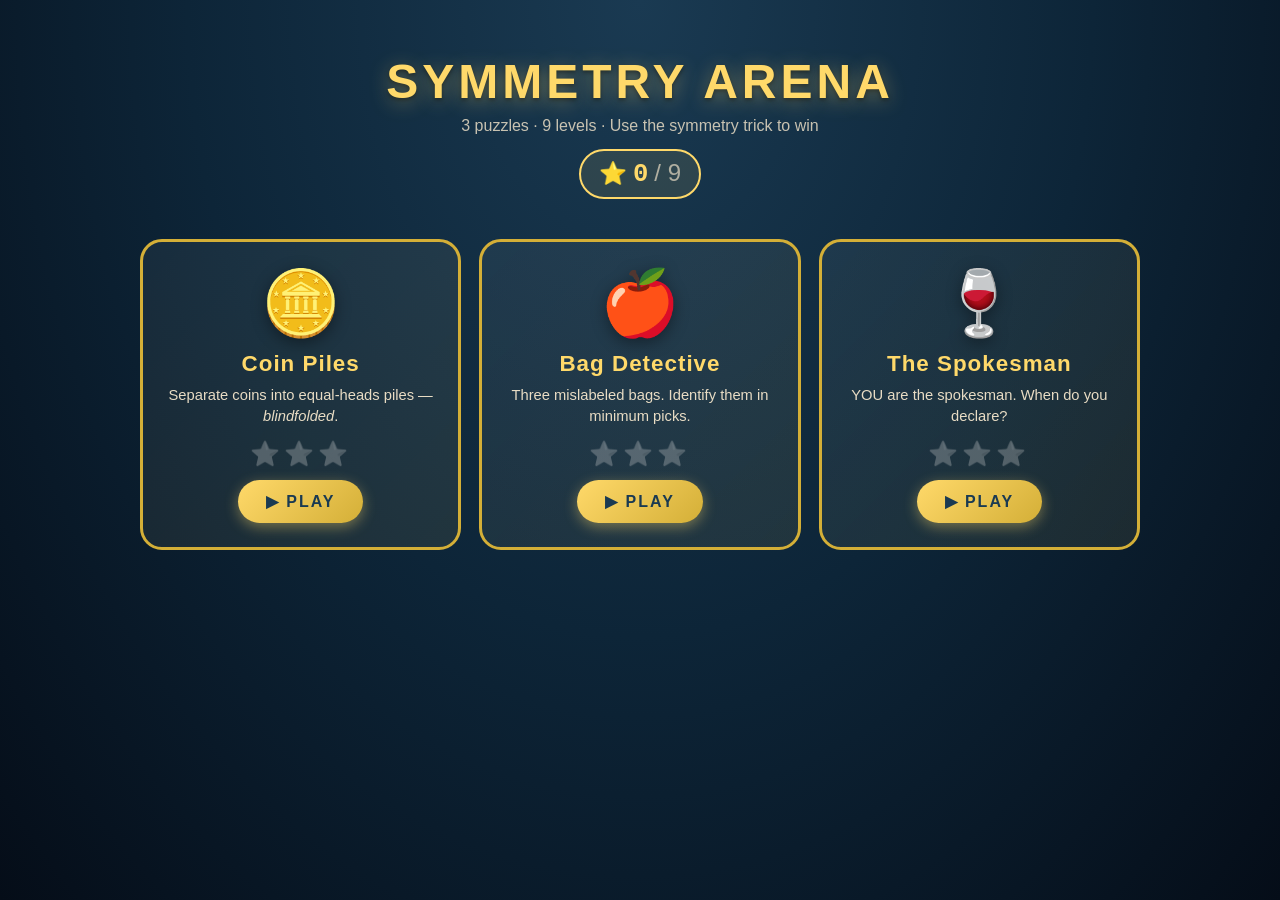
<file: lessons/symmetry/index.html>
<!DOCTYPE html>
<html lang="en">
<head>
  <meta charset="UTF-8">
  <meta name="viewport" content="width=device-width, initial-scale=1.0">
  <title>Symmetry Arena 🏛️</title>
  <link rel="stylesheet" href="style.css">
</head>
<body>
  <!-- ========================= HUB ========================= -->
  <section id="hub" class="screen active">
    <header class="hub-header">
      <h1>SYMMETRY ARENA</h1>
      <p class="tagline">3 puzzles · 9 levels · Use the symmetry trick to win</p>
      <div class="total-stars-display">
        <span class="big-star">⭐</span>
        <span class="big-star-count" id="total-stars">0</span>
        <span class="star-max">/ 9</span>
      </div>
    </header>

    <div class="hub-grid">
      <div class="puzzle-tile" data-puzzle="coin" onclick="enterPuzzle('coin')">
        <div class="tile-emoji">🪙</div>
        <h2>Coin Piles</h2>
        <p>Separate coins into equal-heads piles — <em>blindfolded</em>.</p>
        <div class="tile-progress" id="coin-progress">⭐⭐⭐</div>
        <button class="btn-play">▶ PLAY</button>
      </div>

      <div class="puzzle-tile" data-puzzle="bags" onclick="enterPuzzle('bags')">
        <div class="tile-emoji">🍎</div>
        <h2>Bag Detective</h2>
        <p>Three mislabeled bags. Identify them in minimum picks.</p>
        <div class="tile-progress" id="bags-progress">⭐⭐⭐</div>
        <button class="btn-play">▶ PLAY</button>
      </div>

      <div class="puzzle-tile" data-puzzle="wise" onclick="enterPuzzle('wise')">
        <div class="tile-emoji">🍷</div>
        <h2>The Spokesman</h2>
        <p>YOU are the spokesman. When do you declare?</p>
        <div class="tile-progress" id="wise-progress">⭐⭐⭐</div>
        <button class="btn-play">▶ PLAY</button>
      </div>
    </div>

    <div class="reveal-section" id="symmetry-master" style="display:none">
      <h2>🏆 SYMMETRY MASTER 🏆</h2>
      <p>You've cracked all 9 levels! Here's the unifying secret:</p>
      <div class="master-grid">
        <div>🪙 <strong>Coins:</strong> The flip <em>swaps</em> heads and tails — that's the symmetry.</div>
        <div>🍎 <strong>Bags:</strong> The "MIX" bag was the asymmetric one (mismatched in a unique way).</div>
        <div>🍷 <strong>Wise Men:</strong> The Spokesman is the asymmetric role; the other 49 are interchangeable.</div>
      </div>
      <p class="master-quote">"Find the thing that's <em>not like the others</em>. That's your wedge."</p>
    </div>
  </section>

  <!-- ===================== LEVEL SELECT ===================== -->
  <section id="level-select" class="screen">
    <button class="btn-home" onclick="goHub()">⌂ HOME</button>
    <h1 id="level-puzzle-title">Coin Piles</h1>
    <p class="level-subtitle" id="level-subtitle">Pick a level</p>

    <div class="level-row" id="level-row"></div>
  </section>

  <!-- ===================== COIN GAME ===================== -->
  <section id="coin-game" class="screen">
    <div class="game-topbar">
      <button class="btn-home" onclick="quitGame()">⌂</button>
      <div class="level-tag" id="coin-level-tag">COIN PILES · L1</div>
      <button class="btn-restart" onclick="startCoinLevel(coinLvl)">🔄</button>
    </div>

    <div class="goal-box" id="coin-goal"></div>
    <div class="walk-trigger-row"><button class="btn-walk-trigger" onclick="openWalkthrough('coin')">🎓 Show me the trick (4-coin demo)</button></div>

    <div class="coin-status">
      <div class="cs-item">
        <div class="cs-num" id="coin-pile-a-count">0</div>
        <div class="cs-lab">In Pile A</div>
      </div>
      <div class="cs-item">
        <div class="cs-num" id="coin-need">10</div>
        <div class="cs-lab">Suggested H</div>
      </div>
      <div class="cs-item">
        <div class="cs-num" id="coin-flipped">No</div>
        <div class="cs-lab">Flipped?</div>
      </div>
    </div>

    <div class="coin-arena">
      <div class="pile-zone pile-a-zone">
        <div class="zone-title">📦 PILE A</div>
        <div class="coins-area" id="coin-pile-a"></div>
      </div>
      <div class="pile-zone table-zone">
        <div class="zone-title">🪙 TABLE (rest become Pile B)</div>
        <div class="coins-area" id="coin-table"></div>
      </div>
    </div>

    <div class="game-actions">
      <button class="btn-game btn-flip" id="btn-flip" onclick="coinFlipPileA()">🔄 FLIP PILE A</button>
      <button class="btn-game btn-submit" id="btn-coin-submit" onclick="coinSubmit()">✅ REVEAL &amp; SUBMIT</button>
    </div>

    <div class="hint-bar" id="coin-hint"></div>
  </section>

  <!-- ===================== BAGS GAME ===================== -->
  <section id="bags-game" class="screen">
    <div class="game-topbar">
      <button class="btn-home" onclick="quitGame()">⌂</button>
      <div class="level-tag" id="bags-level-tag">BAG DETECTIVE · L1</div>
      <button class="btn-restart" onclick="startBagsLevel(bagsLvl)">🔄</button>
    </div>

    <div class="goal-box" id="bags-goal"></div>
    <div class="walk-trigger-row"><button class="btn-walk-trigger" onclick="openWalkthrough('bags')">🎓 Show me the trick</button></div>

    <div class="coin-status">
      <div class="cs-item">
        <div class="cs-num" id="bags-picks">0</div>
        <div class="cs-lab">Picks used</div>
      </div>
      <div class="cs-item">
        <div class="cs-num" id="bags-round">1 / 1</div>
        <div class="cs-lab">Round</div>
      </div>
      <div class="cs-item">
        <div class="cs-num" id="bags-streak">0</div>
        <div class="cs-lab">Perfect streak</div>
      </div>
    </div>

    <div class="bags-arena" id="bags-arena"></div>

    <div class="last-pick" id="bags-last-pick">Click a bag to pick a fruit.</div>

    <div class="game-actions">
      <button class="btn-game btn-submit" onclick="bagsStartGuessing()">🎯 I KNOW IT!</button>
    </div>

    <div id="bags-guess-form" class="guess-form hidden">
      <h3>Assign each bag's REAL contents:</h3>
      <div id="bags-guess-grid"></div>
      <button class="btn-game btn-submit" onclick="bagsSubmit()">✓ SUBMIT</button>
    </div>

    <div class="hint-bar" id="bags-hint"></div>
  </section>

  <!-- ===================== WISE GAME ===================== -->
  <section id="wise-game" class="screen">
    <div class="game-topbar">
      <button class="btn-home" onclick="quitGame()">⌂</button>
      <div class="level-tag" id="wise-level-tag">THE SPOKESMAN · L1</div>
      <button class="btn-restart" onclick="startWiseLevel(wiseLvl)">🔄</button>
    </div>

    <div class="goal-box" id="wise-goal"></div>
    <div class="walk-trigger-row"><button class="btn-walk-trigger" onclick="openWalkthrough('wise')">🎓 Show me the trick (4-person demo)</button></div>

    <div class="wise-hud">
      <div class="wise-hud-item">
        <div class="cs-num" id="wise-day">0</div>
        <div class="cs-lab">Minutes</div>
      </div>
      <div class="glass-display">
        <div class="glass-emoji" id="wise-glass">🍷</div>
        <div class="cs-lab" id="wise-glass-label">bottom-down</div>
      </div>
      <div class="wise-hud-item">
        <div class="cs-num"><span id="wise-count">0</span> / <span id="wise-target">9</span></div>
        <div class="cs-lab">Your count</div>
      </div>
    </div>

    <div class="visitor-area" id="wise-visitor">
      <p class="visitor-text">Press <strong>NEXT</strong> to begin.</p>
    </div>

    <div class="wise-actions" id="wise-actions">
      <button class="btn-game btn-next" onclick="wiseNext()" id="btn-wise-next">⏭ NEXT VISIT</button>
    </div>

    <div class="wise-actions hidden" id="wise-decide">
      <p class="decide-prompt">🎩 You're called! The glass is <strong id="wise-decide-state">DOWN</strong>. Choose:</p>
      <div class="decide-buttons">
        <button class="btn-game btn-flip-action" onclick="wiseAction('flip')">⬆️ FLIP THE GLASS</button>
        <button class="btn-game btn-skip" onclick="wiseAction('skip')">➡️ DO NOTHING</button>
      </div>
    </div>

    <div class="wise-actions">
      <button class="btn-game btn-declare" onclick="wiseDeclare()" id="btn-declare">🗣️ DECLARE: "ALL CALLED!"</button>
    </div>

    <div class="event-log" id="wise-log"></div>

    <div class="hint-bar" id="wise-hint"></div>
  </section>

  <!-- ===================== RESULT MODAL ===================== -->
  <div id="result-modal" class="modal-overlay hidden">
    <div class="modal">
      <h2 id="result-title">🎉 LEVEL COMPLETE!</h2>
      <div class="result-stars" id="result-stars"></div>
      <div class="result-body" id="result-body"></div>
      <div class="modal-buttons">
        <button class="btn-game btn-secondary" onclick="hideResult(); goLevelSelect();">📋 LEVEL SELECT</button>
        <button class="btn-game btn-submit" id="btn-next-level" onclick="onNextLevel()">▶ NEXT LEVEL</button>
      </div>
    </div>
  </div>

  <!-- ===================== WALKTHROUGH MODAL ===================== -->
  <div id="walk-modal" class="modal-overlay hidden">
    <div class="walk-modal">
      <div class="walk-header">
        <div>
          <div class="walk-puzzle" id="walk-puzzle"></div>
          <div class="walk-step-count" id="walk-step-count">Step 1 of 7</div>
        </div>
        <button class="walk-close" onclick="closeWalkthrough()" title="Skip tutorial">✕</button>
      </div>
      <div class="walk-visual" id="walk-visual"></div>
      <div class="walk-text" id="walk-text"></div>
      <div class="walk-buttons">
        <button class="btn-game btn-secondary" id="walk-back" onclick="walkStep(-1)">← Back</button>
        <button class="btn-game btn-submit" id="walk-next" onclick="walkStep(1)">Next →</button>
      </div>
    </div>
  </div>

  <!-- Confetti container -->
  <div id="confetti" class="confetti-container"></div>

  <script src="script.js"></script>
</body>
</html>
</file>
<file: lessons/akinator/style.css>
/* === RESET & BASE === */
* { margin: 0; padding: 0; box-sizing: border-box; }
body {
  font-family: 'Segoe UI', 'Comic Sans MS', Arial, sans-serif;
  background: linear-gradient(135deg, #ffecd2 0%, #fcb69f 50%, #ff9a9e 100%);
  min-height: 100vh;
  color: #333;
  padding-bottom: 40px;
}

/* === HEADER === */
header {
  text-align: center;
  padding: 24px 16px 12px;
  background: linear-gradient(135deg, #667eea, #764ba2);
  color: white;
  border-radius: 0 0 24px 24px;
  box-shadow: 0 4px 20px rgba(102, 126, 234, 0.4);
}
header h1 { font-size: 2.2rem; }
.subtitle { font-size: 1rem; opacity: 0.9; margin-top: 4px; }

/* === LEARNING PANEL === */
.learning-panel {
  display: flex;
  align-items: flex-start;
  gap: 12px;
  max-width: 700px;
  margin: 20px auto;
  background: #fffbe6;
  border: 2px solid #ffe066;
  border-radius: 16px;
  padding: 16px 20px;
  box-shadow: 0 2px 8px rgba(0,0,0,0.06);
}
.learning-icon { font-size: 2rem; }
.learning-text p {
  font-size: 0.95rem;
  margin-bottom: 4px;
  line-height: 1.5;
}

/* === STAGE TABS === */
.stage-tabs {
  display: flex;
  justify-content: center;
  gap: 8px;
  padding: 16px;
  flex-wrap: wrap;
}
.tab {
  padding: 12px 20px;
  border: none;
  border-radius: 12px;
  font-size: 1rem;
  font-weight: 600;
  cursor: pointer;
  transition: all 0.2s;
  background: #e0e0e0;
  color: #666;
}
.tab.active {
  background: #667eea;
  color: white;
  box-shadow: 0 3px 12px rgba(102, 126, 234, 0.4);
}
.tab.unlocked { background: #c8e6c9; color: #2e7d32; }
.tab.locked { background: #e0e0e0; color: #999; cursor: pointer; }
.tab:hover { transform: translateY(-1px); }

/* === STAGE SECTIONS === */
.stage {
  max-width: 900px;
  margin: 0 auto;
  padding: 0 16px;
  position: relative;
}
.stage.hidden { display: none; }
.stage-content { padding: 20px 0; }
.stage-content h2 { text-align: center; margin-bottom: 8px; font-size: 1.6rem; color: #4a148c; }
.stage-content > p { text-align: center; margin-bottom: 16px; color: #555; }

/* === LOCK OVERLAY === */
.lock-overlay {
  position: relative;
  z-index: 10;
  display: flex;
  justify-content: center;
  padding: 40px 16px;
}
.lock-overlay.unlocked { display: none; }
.lock-box {
  background: white;
  border-radius: 20px;
  padding: 32px 40px;
  text-align: center;
  box-shadow: 0 8px 30px rgba(0,0,0,0.12);
  max-width: 380px;
  width: 100%;
}
.lock-icon { font-size: 3rem; margin-bottom: 8px; }
.lock-box h2 { font-size: 1.3rem; color: #333; margin-bottom: 8px; }
.lock-box p { color: #666; margin-bottom: 16px; font-size: 0.95rem; }
.lock-box input {
  width: 100%;
  padding: 12px 16px;
  border: 2px solid #ddd;
  border-radius: 12px;
  font-size: 1.1rem;
  text-align: center;
  letter-spacing: 2px;
  font-weight: 600;
  margin-bottom: 12px;
  outline: none;
  transition: border-color 0.2s;
}
.lock-box input:focus { border-color: #667eea; }
.lock-box button {
  width: 100%;
  padding: 12px;
  background: linear-gradient(135deg, #667eea, #764ba2);
  color: white;
  border: none;
  border-radius: 12px;
  font-size: 1.1rem;
  font-weight: 600;
  cursor: pointer;
  transition: transform 0.1s;
}
.lock-box button:hover { transform: scale(1.02); }
.lock-box button:active { transform: scale(0.98); }
.error-msg { color: #e53935; margin-top: 8px; font-size: 0.9rem; min-height: 1.2em; }

/* === CHARACTER GRID === */
.character-grid {
  display: grid;
  grid-template-columns: repeat(auto-fill, minmax(180px, 1fr));
  gap: 16px;
  margin-bottom: 20px;
}
.char-card {
  background: white;
  border-radius: 16px;
  padding: 16px;
  text-align: center;
  box-shadow: 0 3px 12px rgba(0,0,0,0.08);
  transition: transform 0.2s, box-shadow 0.2s;
  position: relative;
}
.char-card:hover { transform: translateY(-3px); box-shadow: 0 6px 20px rgba(0,0,0,0.12); }
.char-emoji { font-size: 2.5rem; margin-bottom: 4px; }
.char-name { font-size: 1.1rem; font-weight: 700; margin-bottom: 8px; color: #333; }
.char-traits { display: flex; flex-wrap: wrap; gap: 4px; justify-content: center; }
.trait-tag {
  font-size: 0.7rem;
  padding: 2px 8px;
  border-radius: 8px;
  font-weight: 600;
}
.trait-tag.yes { background: #c8e6c9; color: #2e7d32; }
.trait-tag.no { background: #ffcdd2; color: #c62828; }
.btn-edit-char {
  position: absolute;
  top: 8px;
  right: 8px;
  background: none;
  border: none;
  font-size: 1.1rem;
  cursor: pointer;
  opacity: 0.5;
  transition: opacity 0.2s;
}
.btn-edit-char:hover { opacity: 1; }

.btn-add {
  display: block;
  margin: 0 auto;
  padding: 14px 32px;
  background: linear-gradient(135deg, #43a047, #66bb6a);
  color: white;
  border: none;
  border-radius: 14px;
  font-size: 1.1rem;
  font-weight: 600;
  cursor: pointer;
  box-shadow: 0 3px 12px rgba(67, 160, 71, 0.3);
}
.btn-add:hover { transform: scale(1.02); }

/* === MODAL === */
.modal-overlay {
  position: fixed;
  inset: 0;
  background: rgba(0,0,0,0.45);
  z-index: 100;
  display: flex;
  justify-content: center;
  align-items: center;
  padding: 16px;
}
.modal {
  background: white;
  border-radius: 20px;
  padding: 28px 32px;
  max-width: 420px;
  width: 100%;
  box-shadow: 0 12px 40px rgba(0,0,0,0.2);
}
.modal h2 { text-align: center; margin-bottom: 16px; color: #4a148c; }
.modal label {
  display: block;
  margin-bottom: 12px;
  font-weight: 600;
  font-size: 0.95rem;
}
.modal input[type="text"] {
  width: 100%;
  padding: 10px 14px;
  border: 2px solid #ddd;
  border-radius: 10px;
  font-size: 1rem;
  margin-top: 4px;
  outline: none;
}
.modal input[type="text"]:focus { border-color: #667eea; }
.trait-toggles { margin: 16px 0; }
.trait-toggle {
  display: flex;
  align-items: center;
  justify-content: space-between;
  padding: 8px 0;
  border-bottom: 1px solid #eee;
}
.trait-toggle label { margin: 0; font-weight: 500; font-size: 0.95rem; }
.toggle-switch {
  position: relative;
  width: 48px;
  height: 26px;
}
.toggle-switch input { opacity: 0; width: 0; height: 0; }
.toggle-slider {
  position: absolute;
  inset: 0;
  background: #ccc;
  border-radius: 26px;
  cursor: pointer;
  transition: background 0.3s;
}
.toggle-slider::before {
  content: '';
  position: absolute;
  height: 20px;
  width: 20px;
  left: 3px;
  bottom: 3px;
  background: white;
  border-radius: 50%;
  transition: transform 0.3s;
}
.toggle-switch input:checked + .toggle-slider { background: #66bb6a; }
.toggle-switch input:checked + .toggle-slider::before { transform: translateX(22px); }

.modal-buttons { display: flex; gap: 8px; margin-top: 16px; }
.modal-buttons button {
  flex: 1;
  padding: 12px;
  border: none;
  border-radius: 12px;
  font-size: 1rem;
  font-weight: 600;
  cursor: pointer;
}
.btn-save { background: #667eea; color: white; }
.btn-delete { background: #e53935; color: white; }
.btn-cancel { background: #e0e0e0; color: #333; }

/* === QUESTION EXPLORER === */
.question-buttons {
  display: flex;
  flex-wrap: wrap;
  gap: 10px;
  justify-content: center;
  margin-bottom: 20px;
}
.question-buttons button {
  padding: 12px 20px;
  background: white;
  border: 2px solid #667eea;
  border-radius: 12px;
  font-size: 0.95rem;
  font-weight: 600;
  color: #667eea;
  cursor: pointer;
  transition: all 0.2s;
}
.question-buttons button:hover,
.question-buttons button.selected {
  background: #667eea;
  color: white;
}
.split-view { margin-top: 16px; }
.split-view h3 { text-align: center; margin-bottom: 12px; color: #4a148c; font-size: 1.2rem; }
.split-score-box {
  text-align: center;
  padding: 12px;
  border-radius: 14px;
  margin-bottom: 16px;
  font-size: 1.1rem;
  font-weight: 700;
}
.split-score-box.excellent { background: #c8e6c9; color: #2e7d32; }
.split-score-box.okay { background: #fff9c4; color: #f57f17; }
.split-score-box.poor { background: #ffcdd2; color: #c62828; }
.split-groups {
  display: grid;
  grid-template-columns: 1fr 1fr;
  gap: 16px;
}
.split-group {
  background: white;
  border-radius: 14px;
  padding: 16px;
  box-shadow: 0 2px 8px rgba(0,0,0,0.06);
}
.split-group h4 { text-align: center; margin-bottom: 10px; font-size: 1.1rem; }
.split-char {
  display: inline-block;
  background: #f5f5f5;
  padding: 6px 12px;
  border-radius: 10px;
  margin: 4px;
  font-weight: 600;
  font-size: 0.9rem;
}

/* === GAME === */
.game-remaining {
  display: flex;
  flex-wrap: wrap;
  gap: 8px;
  justify-content: center;
  margin-bottom: 20px;
}
.game-char {
  background: white;
  padding: 10px 16px;
  border-radius: 12px;
  font-weight: 600;
  box-shadow: 0 2px 6px rgba(0,0,0,0.08);
  font-size: 1rem;
}
.game-question-area {
  text-align: center;
  margin-bottom: 16px;
}
.game-question-area h3 {
  font-size: 1.3rem;
  color: #4a148c;
  margin-bottom: 16px;
}
.game-question-area .game-btns {
  display: flex;
  gap: 16px;
  justify-content: center;
}
.btn-yes, .btn-no {
  padding: 16px 40px;
  border: none;
  border-radius: 14px;
  font-size: 1.3rem;
  font-weight: 700;
  cursor: pointer;
  transition: transform 0.1s;
  box-shadow: 0 3px 12px rgba(0,0,0,0.1);
}
.btn-yes { background: linear-gradient(135deg, #43a047, #66bb6a); color: white; }
.btn-no { background: linear-gradient(135deg, #e53935, #ef5350); color: white; }
.btn-yes:hover, .btn-no:hover { transform: scale(1.05); }
.btn-yes:active, .btn-no:active { transform: scale(0.97); }

.game-result {
  text-align: center;
  padding: 24px;
  background: white;
  border-radius: 20px;
  box-shadow: 0 4px 16px rgba(0,0,0,0.1);
}
.game-result h2 { font-size: 1.8rem; color: #4a148c; }
.game-result .result-emoji { font-size: 4rem; margin: 12px 0; }
.game-result p { font-size: 1.1rem; color: #555; }

.btn-restart {
  display: block;
  margin: 16px auto 0;
  padding: 14px 32px;
  background: linear-gradient(135deg, #ff9800, #ffb74d);
  color: white;
  border: none;
  border-radius: 14px;
  font-size: 1.1rem;
  font-weight: 600;
  cursor: pointer;
  box-shadow: 0 3px 12px rgba(255, 152, 0, 0.3);
}

/* === BEST QUESTION === */
.btn-best {
  display: block;
  margin: 0 auto 20px;
  padding: 16px 36px;
  background: linear-gradient(135deg, #ff6f00, #ffa726);
  color: white;
  border: none;
  border-radius: 14px;
  font-size: 1.2rem;
  font-weight: 700;
  cursor: pointer;
  box-shadow: 0 3px 12px rgba(255, 111, 0, 0.3);
}
.btn-best:hover { transform: scale(1.03); }
.best-result {
  text-align: center;
  padding: 16px;
  margin-bottom: 16px;
}
.best-result h3 { color: #4a148c; font-size: 1.3rem; margin-bottom: 4px; }
.best-result p { color: #555; }
.all-scores {
  display: flex;
  flex-direction: column;
  gap: 8px;
}
.score-row {
  display: flex;
  align-items: center;
  gap: 12px;
  background: white;
  padding: 12px 16px;
  border-radius: 12px;
  box-shadow: 0 2px 6px rgba(0,0,0,0.06);
}
.score-row.best { border: 2px solid #ff6f00; background: #fff8e1; }
.score-bar-wrap {
  flex: 1;
  height: 12px;
  background: #eee;
  border-radius: 6px;
  overflow: hidden;
}
.score-bar {
  height: 100%;
  border-radius: 6px;
  transition: width 0.4s;
}
.score-bar.excellent { background: #66bb6a; }
.score-bar.okay { background: #ffca28; }
.score-bar.poor { background: #ef5350; }
.score-label { font-weight: 600; font-size: 0.85rem; min-width: 140px; }
.score-value { font-weight: 700; font-size: 0.85rem; min-width: 80px; text-align: right; }

/* === RESPONSIVE === */
@media (max-width: 600px) {
  header h1 { font-size: 1.6rem; }
  .character-grid { grid-template-columns: repeat(auto-fill, minmax(140px, 1fr)); }
  .split-groups { grid-template-columns: 1fr; }
  .btn-yes, .btn-no { padding: 14px 28px; font-size: 1.1rem; }
}
</file>
<file: lessons/estimathon/style.css>
/* === RESET & BASE === */
* { margin: 0; padding: 0; box-sizing: border-box; }
body {
  font-family: 'Segoe UI', 'Comic Sans MS', Arial, sans-serif;
  background: linear-gradient(135deg, #fff8e1 0%, #ffe0b2 50%, #ffccbc 100%);
  min-height: 100vh;
  color: #333;
  padding-bottom: 80px;
}

/* === HEADER === */
header {
  text-align: center;
  padding: 24px 16px 16px;
  background: linear-gradient(135deg, #ff6f00, #e65100);
  color: white;
  border-radius: 0 0 24px 24px;
  box-shadow: 0 4px 20px rgba(230,81,0,0.4);
}
header h1 { font-size: 2.4rem; }
.subtitle { font-size: 1rem; opacity: 0.95; margin-top: 4px; }

/* === LEARNING PANEL === */
.learning-panel {
  display: flex;
  align-items: flex-start;
  gap: 12px;
  max-width: 800px;
  margin: 20px auto;
  background: #fff3e0;
  border: 2px solid #ffb74d;
  border-radius: 16px;
  padding: 16px 20px;
  box-shadow: 0 2px 8px rgba(0,0,0,0.06);
}
.learning-icon { font-size: 2rem; }
.learning-text p {
  font-size: 0.95rem;
  margin-bottom: 4px;
  line-height: 1.5;
}

/* === STAGE TABS === */
.stage-tabs {
  display: flex;
  justify-content: center;
  gap: 6px;
  padding: 16px;
  flex-wrap: wrap;
}
.tab {
  padding: 10px 16px;
  border: none;
  border-radius: 12px;
  font-size: 0.9rem;
  font-weight: 600;
  cursor: pointer;
  transition: all 0.2s;
  background: #fff;
  color: #777;
  box-shadow: 0 2px 6px rgba(0,0,0,0.06);
}
.tab.active {
  background: #ff6f00;
  color: white;
  box-shadow: 0 3px 12px rgba(230,81,0,0.4);
}
.tab:hover { transform: translateY(-1px); }

/* === STAGE SECTIONS === */
.stage {
  max-width: 850px;
  margin: 0 auto;
  padding: 0 16px;
}
.stage.hidden { display: none; }
.stage-content { padding: 20px 0; }
.stage-content h2 { text-align: center; margin-bottom: 8px; font-size: 1.7rem; color: #bf360c; }
.stage-content > p { text-align: center; margin-bottom: 12px; color: #555; }
.hint-line {
  font-style: italic;
  color: #6d4c41;
  background: #fff8e1;
  padding: 10px 16px;
  border-radius: 12px;
  border-left: 4px solid #ffb74d;
  max-width: 700px;
  margin: 0 auto 20px !important;
}

.hidden { display: none !important; }

/* === LESSON CARDS === */
.lesson-card {
  background: white;
  border-radius: 16px;
  padding: 20px 24px;
  margin-bottom: 20px;
  box-shadow: 0 3px 12px rgba(0,0,0,0.08);
}
.lesson-card h3 {
  font-size: 1.2rem;
  color: #bf360c;
  margin-bottom: 10px;
}
.lesson-card p { line-height: 1.6; margin-bottom: 8px; }
.interactive-card {
  border: 2px solid #ffa726;
  background: #fff8e1;
}

/* === STEP LIST (Fermi breakdown) === */
.step-list {
  display: flex;
  flex-direction: column;
  gap: 8px;
  margin: 12px 0;
}
.step {
  background: white;
  padding: 10px 14px;
  border-radius: 10px;
  border-left: 4px solid #ffa726;
  font-size: 0.95rem;
}
.step.result {
  border-left-color: #43a047;
  background: #e8f5e9;
  font-weight: 700;
  font-size: 1.05rem;
}

/* === KEY IDEA === */
.key-idea {
  background: #fff3e0;
  border: 2px solid #ffb74d;
  border-radius: 12px;
  padding: 16px;
}
.key-idea p { margin-bottom: 6px; font-size: 0.95rem; }

/* === USE CASES === */
.use-cases {
  display: grid;
  grid-template-columns: 1fr 1fr;
  gap: 8px;
  margin: 12px 0;
}
.use-case {
  background: #fff3e0;
  padding: 10px 14px;
  border-radius: 10px;
  font-size: 0.95rem;
}

/* === EXAMPLE BOX === */
.example-box {
  background: #f5f5f5;
  border-radius: 12px;
  padding: 16px;
  margin: 8px 0;
}
.example-note {
  font-style: italic;
  color: #6d4c41;
  margin-top: 8px;
  font-size: 0.9rem;
}

/* === ORDER OF MAGNITUDE TABLE === */
.oom-table {
  display: flex;
  flex-direction: column;
  gap: 4px;
  margin: 12px 0;
}
.oom-row {
  display: grid;
  grid-template-columns: 80px 130px 1fr;
  gap: 12px;
  align-items: center;
  padding: 8px 14px;
  background: #fff8e1;
  border-radius: 8px;
  font-size: 0.95rem;
}
.oom-row:nth-child(odd) { background: #fff3e0; }
.oom-power {
  font-family: 'Courier New', monospace;
  font-weight: 700;
  color: #bf360c;
  font-size: 1rem;
}
.oom-num { font-weight: 700; }
.oom-ex { color: #6d4c41; font-size: 0.9rem; }

/* === SCORING TABLE === */
.scoring-table {
  display: flex;
  flex-direction: column;
  gap: 6px;
  margin: 12px 0;
}
.score-row-card {
  display: grid;
  grid-template-columns: 50px 1fr 80px;
  gap: 12px;
  align-items: center;
  padding: 12px 16px;
  border-radius: 12px;
  font-size: 0.95rem;
}
.score-row-card.excellent { background: #c8e6c9; border-left: 5px solid #2e7d32; }
.score-row-card.great { background: #dcedc8; border-left: 5px solid #689f38; }
.score-row-card.good { background: #fff9c4; border-left: 5px solid #f9a825; }
.score-row-card.ok { background: #ffe0b2; border-left: 5px solid #ef6c00; }
.score-row-card.miss { background: #ffcdd2; border-left: 5px solid #c62828; }
.score-icon { font-size: 1.6rem; text-align: center; }
.score-pts {
  font-weight: 700;
  font-size: 1.1rem;
  text-align: right;
}

/* === INPUT ROW === */
.input-row, .setup-row {
  display: flex;
  align-items: center;
  gap: 12px;
  flex-wrap: wrap;
  margin: 12px 0;
}
.short-input {
  width: 140px;
  padding: 10px 14px;
  border: 2px solid #ffb74d;
  border-radius: 10px;
  font-size: 1rem;
  font-weight: 600;
  text-align: center;
  outline: none;
  font-family: inherit;
}
.short-input:focus { border-color: #ff6f00; }
select {
  padding: 10px 14px;
  border: 2px solid #ffb74d;
  border-radius: 10px;
  font-size: 0.95rem;
  font-weight: 600;
  outline: none;
  background: white;
  cursor: pointer;
  font-family: inherit;
}
select:focus { border-color: #ff6f00; }
label {
  font-weight: 600;
  font-size: 0.95rem;
  display: flex;
  align-items: center;
  gap: 6px;
}

/* === BUTTONS === */
.btn-action {
  padding: 10px 22px;
  background: linear-gradient(135deg, #ff6f00, #ff8f00);
  color: white;
  border: none;
  border-radius: 10px;
  font-size: 1rem;
  font-weight: 600;
  cursor: pointer;
  transition: transform 0.1s;
  box-shadow: 0 2px 8px rgba(255,111,0,0.3);
  font-family: inherit;
}
.btn-action:hover { transform: scale(1.03); }
.btn-action:active { transform: scale(0.97); }
.btn-action:disabled { opacity: 0.5; cursor: not-allowed; }
.btn-big {
  padding: 14px 32px;
  font-size: 1.15rem;
  display: block;
  margin: 16px auto 0;
}

/* === RESULT BOXES === */
.result-box {
  margin-top: 12px;
  padding: 14px 18px;
  background: white;
  border-radius: 12px;
  font-size: 1rem;
  line-height: 1.6;
  min-height: 20px;
  border: 2px solid #e0e0e0;
}
.result-box:empty { display: none; }

/* === PROBLEMS (warm-up & classic) === */
.problem-card {
  background: white;
  border: 2px solid #e0e0e0;
  border-radius: 14px;
  padding: 18px 22px;
  margin-bottom: 14px;
  box-shadow: 0 2px 8px rgba(0,0,0,0.05);
  transition: border-color 0.3s;
}
.problem-card.scored { border-color: #ffa726; }
.problem-number {
  font-size: 0.8rem;
  font-weight: 700;
  color: #bf360c;
  margin-bottom: 4px;
  text-transform: uppercase;
  letter-spacing: 0.5px;
}
.problem-text {
  font-size: 1.1rem;
  font-weight: 600;
  margin-bottom: 12px;
  line-height: 1.5;
  color: #333;
}
.problem-row {
  display: flex;
  align-items: center;
  gap: 10px;
  flex-wrap: wrap;
}
.guess-input {
  width: 160px;
  padding: 10px 14px;
  border: 2px solid #ffb74d;
  border-radius: 10px;
  font-size: 1rem;
  font-weight: 600;
  font-family: 'Courier New', monospace;
  text-align: center;
  outline: none;
}
.guess-input:focus { border-color: #ff6f00; }
.guess-input:disabled { background: #f5f5f5; }

.btn-reveal {
  padding: 10px 18px;
  background: linear-gradient(135deg, #43a047, #66bb6a);
  color: white;
  border: none;
  border-radius: 10px;
  font-size: 0.95rem;
  font-weight: 600;
  cursor: pointer;
  font-family: inherit;
}
.btn-reveal:hover { transform: scale(1.03); }
.btn-hint-toggle {
  padding: 10px 16px;
  background: #fff3e0;
  color: #bf360c;
  border: 2px solid #ffb74d;
  border-radius: 10px;
  font-size: 0.9rem;
  font-weight: 600;
  cursor: pointer;
  font-family: inherit;
}

/* Hidden hint / reveal block */
.hint-block {
  margin-top: 12px;
  padding: 14px 18px;
  background: #fff8e1;
  border-radius: 12px;
  border-left: 4px solid #ffb74d;
  font-size: 0.95rem;
  line-height: 1.6;
}
.reveal-block {
  margin-top: 12px;
  padding: 16px 20px;
  border-radius: 12px;
  font-size: 1rem;
  line-height: 1.6;
}
.reveal-block.excellent { background: #c8e6c9; border-left: 5px solid #2e7d32; }
.reveal-block.great { background: #dcedc8; border-left: 5px solid #689f38; }
.reveal-block.good { background: #fff9c4; border-left: 5px solid #f9a825; }
.reveal-block.ok { background: #ffe0b2; border-left: 5px solid #ef6c00; }
.reveal-block.miss { background: #ffcdd2; border-left: 5px solid #c62828; }
.reveal-answer {
  font-size: 1.3rem;
  font-weight: 700;
  color: #333;
}
.reveal-points {
  font-size: 1.1rem;
  font-weight: 700;
  margin-top: 4px;
}
.reveal-explanation {
  margin-top: 8px;
  font-size: 0.95rem;
  color: #555;
}

/* MC for stage 1 */
.mc-options {
  display: flex;
  flex-direction: column;
  gap: 8px;
  margin: 8px 0;
}
.mc-option {
  padding: 12px 18px;
  background: white;
  border: 2px solid #ffb74d;
  border-radius: 10px;
  font-size: 0.95rem;
  font-weight: 500;
  cursor: pointer;
  transition: all 0.2s;
  text-align: left;
  font-family: inherit;
}
.mc-option:hover { background: #fff3e0; }
.mc-option.selected { border-color: #ff6f00; background: #ffe0b2; }
.mc-option.correct { border-color: #2e7d32; background: #c8e6c9; }
.mc-option.incorrect { border-color: #c62828; background: #ffcdd2; }
.mc-feedback {
  margin-top: 8px;
  font-size: 0.95rem;
  font-weight: 600;
  min-height: 1.2em;
}
.mc-feedback.correct { color: #2e7d32; }
.mc-feedback.incorrect { color: #c62828; }

/* === ESTIMATHON GAME === */
.scoreboard {
  display: grid;
  grid-template-columns: 1fr auto 1fr;
  gap: 12px;
  align-items: center;
  background: white;
  padding: 16px 20px;
  border-radius: 16px;
  margin-bottom: 16px;
  box-shadow: 0 3px 12px rgba(0,0,0,0.08);
}
.player-score {
  text-align: center;
  padding: 10px;
  border-radius: 12px;
  background: #fff8e1;
  border: 2px solid #ffe082;
  transition: all 0.3s;
}
.player-score.leader {
  background: #c8e6c9;
  border-color: #66bb6a;
  transform: scale(1.04);
}
.player-name {
  font-size: 0.9rem;
  font-weight: 600;
  color: #555;
  text-transform: uppercase;
  letter-spacing: 0.5px;
}
.player-pts {
  font-size: 2.2rem;
  font-weight: 800;
  color: #bf360c;
  font-family: 'Courier New', monospace;
}
.round-info { text-align: center; }
.round-label {
  font-size: 0.8rem;
  color: #888;
  text-transform: uppercase;
  letter-spacing: 1px;
}
.round-num {
  font-size: 1.4rem;
  font-weight: 700;
  color: #bf360c;
}

.game-question-card {
  text-align: center;
  border: 3px solid #ffa726;
  background: linear-gradient(135deg, #fff8e1, #ffe0b2);
}
.question-icon { font-size: 3rem; margin-bottom: 4px; }
.game-question-card h3 {
  font-size: 1.4rem;
  color: #bf360c;
  margin: 8px 0 16px;
  line-height: 1.4;
}
.game-phase { margin-top: 12px; }
.phase-label {
  font-size: 1rem;
  margin-bottom: 12px;
  color: #555;
}
.guess-row {
  display: flex;
  justify-content: center;
  gap: 12px;
  flex-wrap: wrap;
}
.privacy-hint {
  margin-top: 8px;
  font-size: 0.85rem;
  font-style: italic;
  color: #888;
}

.answer-reveal {
  font-size: 1.5rem;
  font-weight: 700;
  color: #2e7d32;
  background: #c8e6c9;
  padding: 16px 20px;
  border-radius: 14px;
  margin-bottom: 16px;
}
.answer-reveal .answer-num {
  font-size: 2rem;
  font-family: 'Courier New', monospace;
  display: block;
  margin: 4px 0;
}
.round-results {
  display: grid;
  grid-template-columns: 1fr 1fr;
  gap: 12px;
  margin-bottom: 16px;
}
.player-result {
  background: white;
  padding: 14px;
  border-radius: 12px;
  border: 2px solid #e0e0e0;
}
.player-result.winner {
  border-color: #66bb6a;
  background: #e8f5e9;
}
.player-result-name {
  font-weight: 700;
  font-size: 1rem;
  margin-bottom: 4px;
}
.player-result-guess {
  font-family: 'Courier New', monospace;
  font-size: 1.2rem;
  font-weight: 700;
}
.player-result-pts {
  font-size: 0.95rem;
  color: #ff6f00;
  font-weight: 700;
  margin-top: 4px;
}

.btn-quit {
  display: block;
  margin: 0 auto;
  padding: 8px 18px;
  background: #fafafa;
  color: #888;
  border: 1px solid #ddd;
  border-radius: 10px;
  font-size: 0.85rem;
  cursor: pointer;
  font-family: inherit;
}

.final-card {
  text-align: center;
  background: linear-gradient(135deg, #fff8e1, #ffe0b2);
  border: 3px solid #ffa726;
}
.final-card h2 {
  font-size: 2rem;
  color: #bf360c;
  margin-bottom: 16px;
}
.final-scores {
  display: grid;
  grid-template-columns: 1fr 1fr;
  gap: 16px;
  margin-bottom: 16px;
}
.final-score-card {
  padding: 16px;
  border-radius: 14px;
  background: white;
  border: 3px solid #e0e0e0;
}
.final-score-card.winner {
  border-color: #43a047;
  background: #c8e6c9;
}
.final-score-card .fs-name {
  font-weight: 700;
  font-size: 1.1rem;
  margin-bottom: 4px;
}
.final-score-card .fs-pts {
  font-size: 2.5rem;
  font-weight: 800;
  font-family: 'Courier New', monospace;
  color: #bf360c;
}
.final-recap {
  text-align: left;
  background: white;
  padding: 14px;
  border-radius: 12px;
  margin-bottom: 16px;
  font-size: 0.9rem;
}
.recap-row {
  display: grid;
  grid-template-columns: auto 1fr auto auto;
  gap: 10px;
  padding: 6px 0;
  border-bottom: 1px solid #f0f0f0;
  align-items: center;
}
.recap-row:last-child { border-bottom: none; }
.recap-q { font-weight: 600; }
.recap-ans { color: #2e7d32; font-family: 'Courier New', monospace; font-weight: 700; }

/* === SCORE BAR === */
.score-bar {
  position: fixed;
  bottom: 0;
  left: 0;
  right: 0;
  background: #bf360c;
  color: white;
  padding: 12px 20px;
  display: flex;
  align-items: center;
  justify-content: center;
  gap: 16px;
  font-weight: 600;
  font-size: 1rem;
  z-index: 50;
  box-shadow: 0 -2px 12px rgba(0,0,0,0.15);
}
.btn-reset-score {
  padding: 6px 14px;
  background: rgba(255,255,255,0.2);
  color: white;
  border: 1px solid rgba(255,255,255,0.4);
  border-radius: 8px;
  font-size: 0.8rem;
  font-weight: 600;
  cursor: pointer;
  font-family: inherit;
}
.btn-reset-score:hover { background: rgba(255,255,255,0.3); }

/* === RESPONSIVE === */
@media (max-width: 600px) {
  header h1 { font-size: 1.8rem; }
  .tab { padding: 8px 12px; font-size: 0.8rem; }
  .lesson-card { padding: 16px; }
  .input-row, .setup-row { flex-direction: column; align-items: stretch; }
  .short-input, .guess-input { width: 100%; }
  .use-cases { grid-template-columns: 1fr; }
  .oom-row { grid-template-columns: 60px 100px 1fr; gap: 8px; font-size: 0.85rem; }
  .score-row-card { grid-template-columns: 40px 1fr 60px; font-size: 0.85rem; }
  .scoreboard { grid-template-columns: 1fr 1fr 1fr; gap: 6px; padding: 12px; }
  .player-pts { font-size: 1.6rem; }
  .round-num { font-size: 1.1rem; }
  .round-results { grid-template-columns: 1fr; }
  .final-scores { grid-template-columns: 1fr; }
}
</file>
<file: lessons/language/style.css>
/* === RESET === */
* { margin: 0; padding: 0; box-sizing: border-box; }
body {
  font-family: 'Segoe UI', system-ui, Arial, sans-serif;
  background: radial-gradient(ellipse at top, #1a0e10 0%, #100709 55%, #060304 100%);
  min-height: 100vh;
  color: #e6dcdc;
  padding-bottom: 50px;
}

/* === HEADER === */
header {
  text-align: center;
  padding: 30px 16px 20px;
  background: linear-gradient(135deg, #2a0a0d, #14060800);
  border-bottom: 2px solid #e5383b;
}
header h1 {
  font-size: 2.5rem;
  color: #ff3b42;
  letter-spacing: 4px;
  font-weight: 900;
  text-shadow: 0 0 24px rgba(229,56,59,0.5), 0 2px 6px rgba(0,0,0,0.6);
}
.subtitle { font-size: 1rem; opacity: 0.7; margin-top: 6px; color: #cbbdbd; }

/* === TABS === */
.stage-tabs {
  display: flex;
  justify-content: center;
  gap: 6px;
  padding: 18px 12px;
  flex-wrap: wrap;
}
.tab {
  padding: 10px 16px;
  border: 1px solid #5a1f22;
  border-radius: 8px;
  font-size: 0.88rem;
  font-weight: 700;
  cursor: pointer;
  background: #16090b;
  color: #c89a9c;
  transition: all 0.2s;
  font-family: inherit;
}
.tab.active {
  background: linear-gradient(135deg, #e5383b, #a4161a);
  color: #fff;
  border-color: #ff3b42;
  box-shadow: 0 0 16px rgba(229,56,59,0.45);
}
.tab:hover { border-color: #e5383b; color: #f0d8d8; }

/* === STAGE === */
.stage { max-width: 940px; margin: 0 auto; padding: 0 16px; }
.stage.hidden { display: none; }
.stage-content { padding: 18px 0; }
.stage-content h2 {
  text-align: center; margin-bottom: 10px; font-size: 1.9rem;
  color: #ff3b42; letter-spacing: 1px; font-weight: 800;
}
.stage-content > p { text-align: center; margin-bottom: 18px; color: #b8a8a8; line-height: 1.6; max-width: 760px; margin-left: auto; margin-right: auto; }
.hidden { display: none !important; }
code { font-family: 'Menlo','Courier New',monospace; background: rgba(229,56,59,0.12); color: #ff7b7f; padding: 1px 6px; border-radius: 4px; }

/* === CARDS === */
.lesson-card {
  background: #140a0c;
  border: 1px solid #3a1518;
  border-radius: 14px;
  padding: 22px 24px;
  margin-bottom: 18px;
}
.lesson-card h3 { font-size: 1.2rem; color: #ff5a5f; margin-bottom: 12px; letter-spacing: 0.5px; }
.lesson-card h4 { color: #ff8085; margin-bottom: 8px; }
.lesson-card p { line-height: 1.65; margin-bottom: 8px; color: #d4c6c6; }
.interactive-card { border-color: #e5383b; background: linear-gradient(135deg, #19090b, #1f0c0e); }
.key-idea { background: rgba(229,56,59,0.08); border-left: 4px solid #e5383b; border-radius: 8px; padding: 14px 16px; }
.key-idea p { margin-bottom: 6px; }
.example-note {
  font-style: italic; color: #b08a8c; margin-top: 10px; font-size: 0.9rem;
  background: rgba(229,56,59,0.06); padding: 10px 14px; border-radius: 8px; border-left: 3px solid #5a1f22;
}
.micro-note { font-size: 0.82rem; color: #8a7273; margin-top: 8px; }

/* === LEVELS LADDER === */
.levels-ladder { display: flex; flex-direction: column; gap: 8px; }
.level-step {
  display: flex; align-items: center; gap: 14px;
  background: #1a0c0e; border-left: 4px solid #e5383b;
  border-radius: 8px; padding: 12px 16px; font-size: 0.96rem; line-height: 1.45;
}
.level-tag {
  background: #e5383b; color: #fff; font-weight: 800; font-size: 0.72rem;
  letter-spacing: 1px; text-transform: uppercase; padding: 5px 10px; border-radius: 6px;
  min-width: 108px; text-align: center; flex-shrink: 0;
}
.level-step strong { color: #ff7b7f; }

/* === FACTS === */
.fact-grid { display: grid; grid-template-columns: repeat(auto-fit, minmax(250px, 1fr)); gap: 10px; }
.fact { background: #1a0c0e; border: 1px solid #3a1518; border-radius: 8px; padding: 12px 14px; font-size: 0.94rem; line-height: 1.45; }
.fact strong { color: #ff5a5f; }

/* === MC PRACTICE === */
.problem-card { background: #1a0c0e; border: 1px solid #3a1518; border-radius: 12px; padding: 16px; margin-bottom: 12px; }
.problem-text { font-size: 1rem; font-weight: 600; margin-bottom: 12px; color: #ecdede; }
.mc-options { display: flex; flex-direction: column; gap: 8px; }
.mc-option {
  padding: 11px 16px; background: #120708; border: 1px solid #5a1f22; border-radius: 8px;
  font-size: 0.95rem; font-weight: 600; cursor: pointer; text-align: left; font-family: inherit;
  color: #d4c6c6; transition: all 0.2s;
}
.mc-option:hover { border-color: #e5383b; background: #1c0d0f; }
.mc-option.correct { border-color: #3fb950; background: rgba(63,185,80,0.15); color: #7ee787; }
.mc-option.incorrect { border-color: #e5383b; background: rgba(229,56,59,0.15); }
.mc-feedback { margin-top: 10px; font-size: 0.94rem; font-weight: 600; }
.mc-feedback.correct { color: #7ee787; }
.mc-feedback.incorrect { color: #ff7b7f; }

/* === CONSONANT/VOWEL === */
.cv-compare { display: grid; grid-template-columns: 1fr 1fr; gap: 14px; }
.cv-box { border-radius: 12px; padding: 16px; }
.consonant-box { background: rgba(229,56,59,0.08); border: 1px solid #5a1f22; }
.vowel-box { background: rgba(200,120,40,0.08); border: 1px solid #6a4520; }
.cv-ex { font-family: 'Courier New', monospace; font-size: 1.3rem; font-weight: 800; letter-spacing: 6px; margin-top: 8px !important; }
.consonant-box .cv-ex { color: #ff5a5f; }
.vowel-box .cv-ex { color: #e8a24a; }

/* === SOUND MAP === */
#sound-map { display: flex; flex-direction: column; gap: 12px; }
.sound-group { background: #120708; border: 1px solid #3a1518; border-radius: 10px; padding: 12px 14px; }
.sound-group-title { font-weight: 800; color: #ff5a5f; margin-bottom: 8px; font-size: 0.9rem; letter-spacing: 0.5px; }
.sound-row { display: flex; flex-wrap: wrap; gap: 6px; }
.sound-btn {
  min-width: 44px; padding: 10px 12px; border-radius: 8px; border: 1px solid #5a1f22;
  background: #1a0c0e; color: #e6dcdc; font-weight: 800; font-size: 1.1rem; cursor: pointer;
  font-family: 'Courier New', monospace; transition: all 0.15s;
}
.sound-btn:hover { border-color: #e5383b; transform: translateY(-2px); }
.sound-btn.playing { background: #e5383b; color: #fff; border-color: #ff3b42; transform: scale(1.12); }
.sound-btn.vowel { border-color: #6a4520; color: #e8a24a; }
.sound-btn.vowel:hover { background: rgba(200,120,40,0.12); }

/* === SYLLABLES === */
.syllable-examples { display: flex; flex-wrap: wrap; gap: 10px; }
.syl-card { background: #1a0c0e; border: 1px solid #5a1f22; border-radius: 10px; padding: 10px 16px; text-align: center; }
.syl-pat { display: block; font-family: 'Courier New', monospace; font-size: 1.3rem; font-weight: 900; color: #ff5a5f; letter-spacing: 2px; }
.syl-word { font-size: 0.84rem; color: #b08a8c; }
.morpheme-examples { display: flex; flex-direction: column; gap: 10px; }
.morph-row { font-size: 1.05rem; display: flex; align-items: center; gap: 6px; flex-wrap: wrap; color: #e6dcdc; }
.morph { background: rgba(63,185,80,0.18); color: #7ee787; padding: 3px 10px; border-radius: 6px; font-weight: 700; }
.morph.prefix { background: rgba(229,56,59,0.18); color: #ff7b7f; }
.morph.suffix { background: rgba(232,162,74,0.18); color: #e8a24a; }
.morph-note { font-size: 0.8rem; color: #8a7273; font-style: italic; }

/* === GENERATORS === */
.gen-controls { display: flex; flex-wrap: wrap; gap: 12px; align-items: center; margin: 12px 0; }
.gen-controls label { font-weight: 600; font-size: 0.9rem; display: flex; flex-direction: column; gap: 4px; color: #c89a9c; }
.inline-check { flex-direction: row !important; align-items: center; gap: 6px !important; }
select {
  padding: 9px 12px; border: 1px solid #5a1f22; border-radius: 8px; font-size: 0.9rem;
  font-weight: 600; background: #120708; cursor: pointer; font-family: inherit; color: #e6dcdc;
}
select:focus { outline: none; border-color: #e5383b; }
.btn-action {
  padding: 11px 20px; background: linear-gradient(135deg, #e5383b, #a4161a); color: #fff;
  border: none; border-radius: 8px; font-weight: 700; font-size: 0.95rem; cursor: pointer;
  font-family: inherit; box-shadow: 0 3px 12px rgba(229,56,59,0.35); transition: transform 0.1s;
}
.btn-action:hover { transform: scale(1.04); }
.btn-ghost { background: transparent; border: 1px solid #e5383b; color: #ff5a5f; box-shadow: none; margin-left: 8px; }
.gen-output { display: flex; flex-wrap: wrap; gap: 8px; margin-top: 12px; }
.gen-word {
  background: #1a0c0e; color: #ff8085; padding: 8px 14px; border-radius: 8px;
  font-family: 'Courier New', monospace; font-weight: 800; font-size: 1.1rem;
  cursor: pointer; border: 1px solid #5a1f22; transition: all 0.15s;
}
.gen-word:hover { background: #241012; border-color: #e5383b; }

/* === WORD ORDER === */
.order-table { display: flex; flex-direction: column; gap: 6px; }
.order-row { display: grid; grid-template-columns: 70px 60px 1fr; gap: 12px; align-items: center; padding: 10px 14px; background: #120708; border: 1px solid #3a1518; border-radius: 8px; }
.order-code { font-family: 'Courier New', monospace; font-weight: 900; padding: 4px 8px; border-radius: 6px; text-align: center; color: #fff; }
.order-code.sov { background: #a4161a; }
.order-code.svo { background: #e5383b; }
.order-code.vso { background: #c9772a; }
.order-code.other { background: #6a3030; font-size: 0.72rem; }
.order-pct { font-weight: 800; color: #ff5a5f; }
.order-ex { font-size: 0.9rem; color: #b8a8a8; }
.sentence-builder { display: flex; flex-wrap: wrap; gap: 12px; margin-bottom: 12px; }
.sentence-output {
  margin-top: 12px; padding: 18px; background: #120708; border: 1px solid #3a1518; border-radius: 10px;
  font-size: 1.4rem; font-weight: 700; text-align: center; color: #e6dcdc; min-height: 30px;
}
.sentence-output .role-s { color: #ff5a5f; }
.sentence-output .role-v { color: #e8a24a; }
.sentence-output .role-o { color: #7ee787; }

/* === TYPOLOGY === */
.typology-grid { display: grid; grid-template-columns: repeat(auto-fit, minmax(280px, 1fr)); gap: 12px; }
.typology-card { background: #120708; border: 1px solid #3a1518; border-radius: 10px; padding: 14px 16px; }
.typo-name { font-weight: 900; color: #ff3b42; font-size: 1.1rem; margin-bottom: 6px; letter-spacing: 0.5px; }
.typo-desc { color: #d4c6c6; font-size: 0.92rem; margin-bottom: 8px; line-height: 1.5; }
.typo-ex { font-size: 0.88rem; color: #b08a8c; line-height: 1.5; }
.typo-ex em { color: #ff8085; font-style: normal; font-weight: 700; }

.feature-grid { display: grid; grid-template-columns: repeat(auto-fit, minmax(240px, 1fr)); gap: 10px; }
.feature { background: #1a0c0e; border: 1px solid #3a1518; border-radius: 8px; padding: 12px 14px; font-size: 0.92rem; line-height: 1.5; color: #d4c6c6; }
.feature strong { color: #ff5a5f; }

/* === CHOMSKY HIERARCHY === */
.hierarchy { display: flex; flex-direction: column; gap: 6px; }
.hier-row { display: grid; grid-template-columns: 200px 1fr; gap: 12px; align-items: center; padding: 10px 14px; background: #120708; border: 1px solid #3a1518; border-radius: 8px; }
.hier-type { font-family: 'Menlo','Courier New',monospace; font-weight: 800; color: #ff5a5f; font-size: 0.9rem; }
.hier-desc { font-size: 0.9rem; color: #b8a8a8; line-height: 1.4; }

/* === GRAMMAR MACHINE === */
.grammar-rules {
  background: #0c0506; border: 1px solid #3a1518; border-radius: 8px; padding: 14px 16px;
  font-family: 'Menlo','Courier New',monospace; font-size: 0.92rem; line-height: 1.7; color: #c89a9c; margin-bottom: 12px;
}
.grammar-rules .gr-nonterm { color: #ff5a5f; font-weight: 800; }
.grammar-rules .gr-arrow { color: #8a7273; }
.grammar-rules .gr-term { color: #7ee787; }
.grammar-output { margin-top: 12px; display: flex; flex-direction: column; gap: 8px; }
.gen-sentence {
  background: #1a0c0e; border: 1px solid #5a1f22; border-radius: 8px; padding: 12px 16px;
  font-size: 1.15rem; color: #f0d8d8; font-weight: 600;
}
.gen-sentence .deriv { display: block; font-family: 'Menlo','Courier New',monospace; font-size: 0.78rem; color: #8a7273; margin-top: 6px; font-weight: 400; }

/* === PUZZLES === */
.puzzle-section-title {
  font-size: 1.3rem; color: #ff3b42; font-weight: 800; letter-spacing: 0.5px;
  margin: 22px 0 6px; padding-bottom: 6px; border-bottom: 1px solid #3a1518;
}
.puzzle-section-blurb { color: #b8a8a8; font-size: 0.92rem; margin-bottom: 12px; }
.puzzle-card {
  background: #140a0c; border: 1px solid #3a1518; border-radius: 12px;
  padding: 18px 20px; margin-bottom: 14px; transition: border-color 0.3s;
}
.puzzle-card.solved { border-color: #3fb950; }
.puzzle-head { display: flex; align-items: center; justify-content: space-between; gap: 10px; margin-bottom: 12px; }
.puzzle-title { font-weight: 800; color: #ff5a5f; font-size: 1.05rem; }
.puzzle-diff { font-size: 0.7rem; font-weight: 800; text-transform: uppercase; letter-spacing: 1px; padding: 3px 10px; border-radius: 999px; }
.puzzle-diff.easy { background: rgba(63,185,80,0.18); color: #7ee787; }
.puzzle-diff.medium { background: rgba(232,162,74,0.18); color: #e8a24a; }
.puzzle-diff.hard { background: rgba(229,56,59,0.2); color: #ff7b7f; }

.puzzle-rules { background: #0c0506; border: 1px solid #2a1012; border-radius: 8px; padding: 12px 14px; margin-bottom: 12px; }
.clue-table { width: 100%; border-collapse: collapse; font-size: 0.95rem; }
.clue-table th { text-align: left; color: #8a7273; font-size: 0.72rem; text-transform: uppercase; letter-spacing: 1px; padding: 4px 8px; border-bottom: 1px solid #2a1012; }
.clue-table td { padding: 6px 8px; border-bottom: 1px dashed #1f0c0e; }
.clue-table td:first-child { font-family: 'Courier New', monospace; font-weight: 800; color: #ff8085; font-size: 1.05rem; }
.clue-table td:last-child { color: #d4c6c6; }
.clue-table tr:last-child td { border-bottom: none; }
.glyph-legend { display: flex; flex-wrap: wrap; gap: 10px; }
.glyph-pair { display: flex; flex-direction: column; align-items: center; background: #1a0c0e; border: 1px solid #3a1518; border-radius: 8px; padding: 8px 12px; min-width: 48px; }
.glyph-pair .gp-glyph { font-size: 1.5rem; color: #ff5a5f; }
.glyph-pair .gp-sound { font-family: 'Courier New', monospace; color: #8a7273; font-weight: 700; font-size: 0.85rem; }

.puzzle-task { font-size: 1.05rem; color: #ecdede; margin-bottom: 12px; }
.puzzle-task .target {
  font-family: 'Courier New', monospace; font-weight: 800; color: #ff3b42; font-size: 1.3rem;
  background: rgba(229,56,59,0.1); padding: 2px 10px; border-radius: 6px; letter-spacing: 2px;
}
.puzzle-input-row { display: flex; gap: 8px; flex-wrap: wrap; align-items: center; }
.puzzle-answer {
  flex: 1; min-width: 160px; padding: 10px 14px; background: #120708; border: 1px solid #5a1f22;
  border-radius: 8px; color: #f0d8d8; font-size: 1rem; font-weight: 600; outline: none; font-family: inherit;
}
.puzzle-answer:focus { border-color: #e5383b; }
.puzzle-answer.correct { border-color: #3fb950; background: rgba(63,185,80,0.1); }
.puzzle-answer.incorrect { border-color: #e5383b; background: rgba(229,56,59,0.1); }
.btn-check { padding: 10px 16px; background: linear-gradient(135deg, #e5383b, #a4161a); color: #fff; border: none; border-radius: 8px; font-weight: 700; cursor: pointer; font-family: inherit; }
.btn-mini { padding: 10px 14px; background: #1a0c0e; color: #c89a9c; border: 1px solid #5a1f22; border-radius: 8px; font-weight: 700; font-size: 0.85rem; cursor: pointer; font-family: inherit; }
.btn-mini:hover { border-color: #e5383b; color: #ff5a5f; }
.puzzle-feedback { margin-top: 10px; font-size: 0.95rem; font-weight: 600; min-height: 1.2em; }
.puzzle-feedback.correct { color: #7ee787; }
.puzzle-feedback.incorrect { color: #ff7b7f; }
.puzzle-hint { margin-top: 10px; background: rgba(232,162,74,0.08); border-left: 3px solid #e8a24a; border-radius: 6px; padding: 10px 14px; font-size: 0.9rem; color: #e8c79a; }
.puzzle-explain { margin-top: 10px; background: rgba(63,185,80,0.06); border-left: 3px solid #3fb950; border-radius: 6px; padding: 12px 14px; font-size: 0.92rem; color: #c6dcc6; line-height: 1.6; }
.puzzle-explain strong { color: #7ee787; }

/* === VENN PUZZLE === */
.venn-wrap { text-align: center; margin-bottom: 14px; }
.venn-svg { width: 100%; max-width: 440px; height: auto; }
.venn-circle-label { font-size: 18px; font-weight: 800; font-family: 'Segoe UI', sans-serif; }
.venn-num { font-size: 19px; font-weight: 900; fill: #f0d8d8; font-family: 'Courier New', monospace; text-anchor: middle; }
.venn-items { display: grid; grid-template-columns: repeat(auto-fit, minmax(280px, 1fr)); gap: 8px; }
.venn-item-row {
  display: flex; align-items: center; justify-content: space-between; gap: 10px;
  background: #0c0506; border: 1px solid #2a1012; border-radius: 8px; padding: 8px 12px;
}
.venn-item-name { font-size: 0.95rem; color: #ecdede; font-weight: 600; }
.venn-item-note { color: #8a7273; font-weight: 400; font-size: 0.82rem; }
.venn-select {
  padding: 6px 10px; background: #120708; border: 1px solid #5a1f22; border-radius: 6px;
  color: #ff8085; font-weight: 700; font-family: 'Courier New', monospace; cursor: pointer;
}

/* === BUILDER === */
.builder-card { border-color: #e5383b; }
.lang-name-input {
  width: 100%; max-width: 360px; padding: 12px 18px; background: #120708; border: 1px solid #e5383b;
  border-radius: 10px; font-size: 1.4rem; font-weight: 800; color: #ff5a5f; outline: none; font-family: inherit; letter-spacing: 1px;
}
.builder-hint { font-size: 0.86rem; color: #8a7273; margin-bottom: 10px; }
.sound-picker { display: flex; flex-wrap: wrap; gap: 6px; }
.pick-chip {
  min-width: 42px; padding: 9px 12px; border-radius: 8px; border: 1px solid #3a1518;
  background: #120708; color: #6a5556; font-weight: 800; font-size: 1.05rem; cursor: pointer;
  font-family: 'Courier New', monospace; transition: all 0.15s;
}
.pick-chip:hover { border-color: #5a1f22; color: #c89a9c; }
.pick-chip.selected { background: #e5383b; color: #fff; border-color: #ff3b42; transform: scale(1.05); }
.pick-chip.vowel.selected { background: #c9772a; border-color: #e8a24a; }
.btn-generate {
  display: block; margin: 20px auto 0; padding: 16px 38px;
  background: linear-gradient(135deg, #e5383b, #780000); color: #fff;
  border: none; border-radius: 10px; font-size: 1.15rem; font-weight: 900; letter-spacing: 2px;
  cursor: pointer; font-family: inherit; box-shadow: 0 5px 20px rgba(229,56,59,0.45); transition: transform 0.15s;
}
.btn-generate:hover { transform: scale(1.05); }
.btn-generate:active { transform: scale(0.97); }

/* === DICTIONARY === */
.lang-dictionary { display: grid; grid-template-columns: repeat(auto-fill, minmax(200px, 1fr)); gap: 8px; }
.dict-entry {
  display: flex; align-items: center; justify-content: space-between; gap: 8px;
  background: #120708; border: 1px solid #3a1518; border-radius: 8px; padding: 8px 12px;
}
.dict-english { color: #8a7273; font-size: 0.9rem; }
.dict-conlang { font-family: 'Courier New', monospace; font-weight: 800; color: #ff8085; font-size: 1.1rem; }
.dict-speak { background: none; border: none; cursor: pointer; font-size: 1.1rem; padding: 2px; }
.dict-speak:hover { transform: scale(1.2); }

.grammar-summary { display: flex; flex-direction: column; gap: 10px; }
.grammar-summary .gram-rule { background: #120708; border: 1px solid #3a1518; border-radius: 8px; padding: 12px 14px; line-height: 1.6; }
.grammar-summary .gram-rule strong { color: #ff5a5f; }
.grammar-summary .gram-rule .ex { font-family: 'Courier New', monospace; color: #ff8085; font-weight: 700; }

/* === SENTENCES === */
.lang-sentences { display: flex; flex-direction: column; gap: 10px; }
.lang-sentence {
  background: #120708; border: 1px solid #3a1518; border-radius: 10px; padding: 12px 16px;
  display: flex; align-items: center; justify-content: space-between; gap: 12px; flex-wrap: wrap;
}
.ls-conlang { font-family: 'Courier New', monospace; font-weight: 800; font-size: 1.2rem; color: #ff5a5f; }
.ls-english { font-size: 0.9rem; color: #8a7273; font-style: italic; }
.custom-sentence { margin-top: 16px; padding-top: 14px; border-top: 1px dashed #3a1518; }
.cs-output {
  margin-top: 10px; padding: 14px; background: #120708; border: 1px solid #3a1518; border-radius: 10px; min-height: 24px;
  font-family: 'Courier New', monospace; font-weight: 800; font-size: 1.3rem; color: #ff5a5f; text-align: center;
}

/* === SCRIPT === */
.lang-script { display: grid; grid-template-columns: repeat(auto-fill, minmax(70px, 1fr)); gap: 8px; }
.script-glyph-card { background: #120708; border: 1px solid #3a1518; border-radius: 8px; padding: 8px; text-align: center; }
.script-glyph { font-size: 1.8rem; color: #ff5a5f; line-height: 1; }
.script-letter { font-family: 'Courier New', monospace; font-weight: 800; color: #8a7273; font-size: 0.85rem; margin-top: 4px; }
.word-input {
  width: 100%; max-width: 360px; margin-top: 12px; padding: 12px 16px; background: #120708; border: 1px solid #e5383b;
  border-radius: 10px; font-family: 'Courier New', monospace; font-size: 1.2rem; font-weight: 700; text-align: center;
  letter-spacing: 3px; color: #ff8085; text-transform: lowercase; outline: none;
}
.script-word-output { margin-top: 12px; font-size: 2.4rem; color: #ff5a5f; letter-spacing: 8px; min-height: 50px; text-align: center; }

/* === SUMMARY === */
.summary-card { background: linear-gradient(135deg, #1a0c0e, #1f0c0e); border-color: #e5383b; }
#lang-summary { line-height: 1.9; font-size: 0.96rem; margin-bottom: 14px; }
#lang-summary strong { color: #ff5a5f; }
#save-status { margin-left: 10px; color: #7ee787; font-weight: 700; }

/* === RESPONSIVE === */
@media (max-width: 600px) {
  header h1 { font-size: 1.7rem; letter-spacing: 2px; }
  .tab { padding: 8px 11px; font-size: 0.76rem; }
  .cv-compare { grid-template-columns: 1fr; }
  .order-row { grid-template-columns: 56px 46px 1fr; gap: 8px; font-size: 0.82rem; }
  .hier-row { grid-template-columns: 1fr; gap: 4px; }
  .sentence-output { font-size: 1.1rem; }
  .lang-dictionary { grid-template-columns: 1fr 1fr; }
  .level-tag { min-width: 90px; font-size: 0.66rem; }
}
</file>
<file: lessons/number-bases/style.css>
/* === RESET & BASE === */
* { margin: 0; padding: 0; box-sizing: border-box; }
body {
  font-family: 'Segoe UI', 'Comic Sans MS', Arial, sans-serif;
  background: linear-gradient(135deg, #e0f7fa 0%, #b2ebf2 50%, #80deea 100%);
  min-height: 100vh;
  color: #333;
  padding-bottom: 80px;
}

/* === HEADER === */
header {
  text-align: center;
  padding: 24px 16px 12px;
  background: linear-gradient(135deg, #1565c0, #0d47a1);
  color: white;
  border-radius: 0 0 24px 24px;
  box-shadow: 0 4px 20px rgba(21, 101, 192, 0.4);
}
header h1 { font-size: 2.2rem; }
.subtitle { font-size: 1rem; opacity: 0.9; margin-top: 4px; }

/* === LEARNING PANEL === */
.learning-panel {
  display: flex;
  align-items: flex-start;
  gap: 12px;
  max-width: 800px;
  margin: 20px auto;
  background: #e8f5e9;
  border: 2px solid #81c784;
  border-radius: 16px;
  padding: 16px 20px;
  box-shadow: 0 2px 8px rgba(0,0,0,0.06);
}
.learning-icon { font-size: 2rem; }
.learning-text p {
  font-size: 0.95rem;
  margin-bottom: 4px;
  line-height: 1.5;
}

/* === STAGE TABS === */
.stage-tabs {
  display: flex;
  justify-content: center;
  gap: 6px;
  padding: 16px;
  flex-wrap: wrap;
}
.tab {
  padding: 10px 16px;
  border: none;
  border-radius: 12px;
  font-size: 0.9rem;
  font-weight: 600;
  cursor: pointer;
  transition: all 0.2s;
  background: #e0e0e0;
  color: #666;
}
.tab.active {
  background: #1565c0;
  color: white;
  box-shadow: 0 3px 12px rgba(21, 101, 192, 0.4);
}
.tab:hover { transform: translateY(-1px); }

/* === STAGE SECTIONS === */
.stage {
  max-width: 850px;
  margin: 0 auto;
  padding: 0 16px;
}
.stage.hidden { display: none; }
.stage-content { padding: 20px 0; }
.stage-content h2 { text-align: center; margin-bottom: 8px; font-size: 1.6rem; color: #0d47a1; }
.stage-content > p { text-align: center; margin-bottom: 16px; color: #555; }

/* === LESSON CARDS === */
.lesson-card {
  background: white;
  border-radius: 16px;
  padding: 20px 24px;
  margin-bottom: 20px;
  box-shadow: 0 3px 12px rgba(0,0,0,0.08);
}
.lesson-card h3 {
  font-size: 1.2rem;
  color: #1565c0;
  margin-bottom: 8px;
}
.lesson-card p { line-height: 1.6; margin-bottom: 8px; }
.interactive-card {
  border: 2px solid #42a5f5;
  background: #e3f2fd;
}

/* === PLACE VALUE DEMO === */
.place-value-demo { margin: 12px 0; }
.pv-row {
  display: flex;
  justify-content: center;
  gap: 16px;
  margin-bottom: 8px;
}
.pv-row span {
  display: inline-block;
  min-width: 80px;
  text-align: center;
  font-weight: 600;
  font-size: 0.95rem;
}
.pv-row.header span { color: #1565c0; font-size: 0.85rem; }
.pv-row.digits span {
  background: #1565c0;
  color: white;
  padding: 10px 16px;
  border-radius: 10px;
  font-size: 1.4rem;
}
.pv-expansion {
  text-align: center;
  font-size: 1.1rem;
  font-weight: 600;
  color: #333;
  margin-top: 12px;
  padding: 10px;
  background: #fff9c4;
  border-radius: 10px;
}

/* === INPUT ROW === */
.input-row, .calc-row, .converter-row {
  display: flex;
  align-items: center;
  gap: 12px;
  flex-wrap: wrap;
  margin: 12px 0;
}
.short-input {
  width: 100px;
  padding: 8px 12px;
  border: 2px solid #90caf9;
  border-radius: 10px;
  font-size: 1rem;
  font-weight: 600;
  text-align: center;
  outline: none;
}
.short-input:focus { border-color: #1565c0; }
select {
  padding: 8px 12px;
  border: 2px solid #90caf9;
  border-radius: 10px;
  font-size: 0.95rem;
  font-weight: 600;
  outline: none;
  background: white;
  cursor: pointer;
}
select:focus { border-color: #1565c0; }
label {
  font-weight: 600;
  font-size: 0.9rem;
  display: flex;
  align-items: center;
  gap: 6px;
}
.arrow-icon {
  font-size: 1.5rem;
  font-weight: 700;
  color: #1565c0;
}

/* === BUTTONS === */
.btn-action {
  padding: 10px 20px;
  background: linear-gradient(135deg, #1565c0, #1976d2);
  color: white;
  border: none;
  border-radius: 10px;
  font-size: 1rem;
  font-weight: 600;
  cursor: pointer;
  transition: transform 0.1s;
  box-shadow: 0 2px 8px rgba(21,101,192,0.3);
}
.btn-action:hover { transform: scale(1.03); }
.btn-action:active { transform: scale(0.97); }

/* === RESULT BOXES === */
.result-box {
  margin-top: 12px;
  padding: 14px 18px;
  background: white;
  border-radius: 12px;
  font-size: 1rem;
  line-height: 1.6;
  min-height: 20px;
  border: 2px solid #e0e0e0;
}
.result-box:empty { display: none; }
.steps-box {
  margin-top: 8px;
  padding: 12px 16px;
  background: #fff9c4;
  border-radius: 12px;
  font-size: 0.9rem;
  line-height: 1.7;
}
.steps-box:empty { display: none; }

/* === TABLES === */
.table-scroll { overflow-x: auto; }
.powers-table {
  width: 100%;
  border-collapse: collapse;
  margin: 12px 0;
  font-size: 0.9rem;
}
.powers-table th, .powers-table td {
  padding: 10px 12px;
  text-align: center;
  border-bottom: 1px solid #e0e0e0;
}
.powers-table th {
  background: #1565c0;
  color: white;
  font-weight: 600;
}
.powers-table tr:nth-child(even) { background: #f5f5f5; }
.powers-table td:first-child { font-weight: 700; color: #1565c0; }

/* === KEY IDEA === */
.key-idea {
  background: #fff3e0;
  border: 2px solid #ffb74d;
  border-radius: 12px;
  padding: 16px;
}
.key-idea p { margin-bottom: 4px; font-size: 0.95rem; }

/* === EXAMPLE BOX === */
.example-box {
  background: #f5f5f5;
  border-radius: 12px;
  padding: 16px;
  margin: 8px 0;
}
.example-note {
  font-style: italic;
  color: #666;
  margin-top: 8px;
  font-size: 0.9rem;
}
.solution-line {
  font-family: 'Courier New', monospace;
  font-size: 1rem;
  padding: 4px 0;
  font-weight: 600;
}

/* === COUNTING GRID === */
.count-grid {
  display: flex;
  flex-wrap: wrap;
  gap: 6px;
  margin: 12px 0;
}
.count-grid span {
  display: inline-block;
  background: white;
  padding: 6px 12px;
  border-radius: 8px;
  font-family: 'Courier New', monospace;
  font-weight: 700;
  font-size: 1rem;
  border: 2px solid #e0e0e0;
}
.count-grid span.carry {
  background: #c8e6c9;
  border-color: #66bb6a;
  color: #2e7d32;
}

/* === ARITHMETIC EXAMPLES === */
.arithmetic-examples {
  display: flex;
  flex-wrap: wrap;
  gap: 12px;
  margin: 10px 0;
}
.arith-item {
  background: white;
  padding: 8px 16px;
  border-radius: 10px;
  font-family: 'Courier New', monospace;
  font-size: 1rem;
  font-weight: 600;
  border: 2px solid #e0e0e0;
}
.arith-item sub { font-size: 0.7em; color: #999; }

/* === DIVISION STEPS === */
.division-steps {
  margin: 10px 0;
}
.div-step {
  font-family: 'Courier New', monospace;
  font-size: 1rem;
  padding: 4px 0;
}

/* === COUNTER === */
.counter-controls { margin: 12px 0; }
.counter-display {
  display: flex;
  align-items: center;
  justify-content: center;
  gap: 20px;
  margin: 16px 0;
}
.counter-value {
  font-family: 'Courier New', monospace;
  font-size: 2.5rem;
  font-weight: 700;
  min-width: 180px;
  text-align: center;
  background: #0d47a1;
  color: #76ff03;
  padding: 16px 24px;
  border-radius: 14px;
  letter-spacing: 4px;
}
.btn-counter {
  width: 50px;
  height: 50px;
  border-radius: 50%;
  border: none;
  background: #1565c0;
  color: white;
  font-size: 1.8rem;
  font-weight: 700;
  cursor: pointer;
  transition: transform 0.1s;
  display: flex;
  align-items: center;
  justify-content: center;
  line-height: 1;
}
.btn-counter:hover { transform: scale(1.1); }
.btn-counter:active { transform: scale(0.95); }
.counter-info {
  text-align: center;
  font-size: 1rem;
  color: #555;
  margin-bottom: 12px;
}
.counter-history {
  margin-top: 12px;
}
.history-label {
  font-weight: 600;
  font-size: 0.9rem;
  margin-bottom: 6px;
}
.sequence-display {
  display: flex;
  flex-wrap: wrap;
  gap: 6px;
}
.seq-num {
  display: inline-block;
  background: white;
  padding: 4px 10px;
  border-radius: 6px;
  font-family: 'Courier New', monospace;
  font-weight: 600;
  font-size: 0.85rem;
  border: 1px solid #e0e0e0;
}
.seq-num.current {
  background: #1565c0;
  color: white;
  border-color: #1565c0;
}

/* === PRACTICE SECTION === */
.practice-section {
  margin-top: 24px;
  background: white;
  border-radius: 16px;
  padding: 20px 24px;
  box-shadow: 0 3px 12px rgba(0,0,0,0.08);
}
.practice-section h3 {
  font-size: 1.2rem;
  color: #e65100;
  margin-bottom: 16px;
  text-align: center;
}

.problem-card {
  background: #fafafa;
  border: 2px solid #e0e0e0;
  border-radius: 12px;
  padding: 16px;
  margin-bottom: 14px;
  transition: border-color 0.3s;
}
.problem-card.correct { border-color: #66bb6a; background: #e8f5e9; }
.problem-card.incorrect { border-color: #ef5350; background: #ffebee; }

.problem-number {
  font-size: 0.8rem;
  font-weight: 700;
  color: #999;
  margin-bottom: 4px;
}
.problem-text {
  font-size: 1rem;
  font-weight: 600;
  margin-bottom: 10px;
  line-height: 1.5;
}
.problem-text sub { font-size: 0.7em; color: #777; }
.problem-input-row {
  display: flex;
  align-items: center;
  gap: 10px;
  flex-wrap: wrap;
}
.problem-input {
  width: 120px;
  padding: 8px 12px;
  border: 2px solid #bdbdbd;
  border-radius: 10px;
  font-size: 1rem;
  font-weight: 600;
  font-family: 'Courier New', monospace;
  text-align: center;
  outline: none;
}
.problem-input:focus { border-color: #1565c0; }
.problem-input.correct { border-color: #66bb6a; background: #e8f5e9; }
.problem-input.incorrect { border-color: #ef5350; background: #ffebee; }

.btn-check {
  padding: 8px 18px;
  background: linear-gradient(135deg, #43a047, #66bb6a);
  color: white;
  border: none;
  border-radius: 10px;
  font-size: 0.9rem;
  font-weight: 600;
  cursor: pointer;
  transition: transform 0.1s;
}
.btn-check:hover { transform: scale(1.03); }

.btn-hint {
  padding: 8px 14px;
  background: #fff3e0;
  color: #e65100;
  border: 2px solid #ffb74d;
  border-radius: 10px;
  font-size: 0.85rem;
  font-weight: 600;
  cursor: pointer;
}

.problem-feedback {
  margin-top: 8px;
  font-size: 0.9rem;
  font-weight: 600;
  min-height: 1.2em;
}
.problem-feedback.correct { color: #2e7d32; }
.problem-feedback.incorrect { color: #c62828; }
.problem-feedback.hint { color: #e65100; }

/* Multiple choice */
.mc-options {
  display: flex;
  flex-wrap: wrap;
  gap: 8px;
  margin: 8px 0;
}
.mc-option {
  padding: 10px 18px;
  background: white;
  border: 2px solid #bdbdbd;
  border-radius: 10px;
  font-size: 1rem;
  font-weight: 600;
  cursor: pointer;
  transition: all 0.2s;
}
.mc-option:hover { border-color: #1565c0; background: #e3f2fd; }
.mc-option.selected { border-color: #1565c0; background: #bbdefb; }
.mc-option.correct { border-color: #66bb6a; background: #c8e6c9; }
.mc-option.incorrect { border-color: #ef5350; background: #ffcdd2; }

/* === SCORE BAR === */
.score-bar {
  position: fixed;
  bottom: 0;
  left: 0;
  right: 0;
  background: #0d47a1;
  color: white;
  padding: 12px 20px;
  display: flex;
  align-items: center;
  justify-content: center;
  gap: 16px;
  font-weight: 600;
  font-size: 1rem;
  z-index: 50;
  box-shadow: 0 -2px 12px rgba(0,0,0,0.15);
}
.btn-reset-score {
  padding: 6px 14px;
  background: rgba(255,255,255,0.2);
  color: white;
  border: 1px solid rgba(255,255,255,0.4);
  border-radius: 8px;
  font-size: 0.8rem;
  font-weight: 600;
  cursor: pointer;
}
.btn-reset-score:hover { background: rgba(255,255,255,0.3); }

/* === HEX COLOR MIXER === */
.color-mixer {
  display: flex;
  gap: 24px;
  align-items: center;
  flex-wrap: wrap;
  margin: 16px 0;
}
.color-sliders { flex: 1; min-width: 220px; }
.slider-row {
  display: flex;
  align-items: center;
  gap: 10px;
  margin-bottom: 10px;
}
.slider-label { font-weight: 700; font-size: 1.1rem; min-width: 24px; }
.color-slider {
  flex: 1;
  height: 8px;
  -webkit-appearance: none;
  appearance: none;
  border-radius: 4px;
  outline: none;
  background: #e0e0e0;
}
.color-slider::-webkit-slider-thumb {
  -webkit-appearance: none;
  width: 22px; height: 22px;
  border-radius: 50%;
  cursor: pointer;
  border: 2px solid white;
  box-shadow: 0 1px 4px rgba(0,0,0,0.3);
}
.slider-r::-webkit-slider-thumb { background: #d32f2f; }
.slider-g::-webkit-slider-thumb { background: #388e3c; }
.slider-b::-webkit-slider-thumb { background: #1565c0; }
.slider-r { background: linear-gradient(to right, #000, #f00); }
.slider-g { background: linear-gradient(to right, #000, #0f0); }
.slider-b { background: linear-gradient(to right, #000, #00f); }
.slider-hex {
  font-family: 'Courier New', monospace;
  font-weight: 700;
  font-size: 1rem;
  min-width: 32px;
  text-align: center;
}
.color-preview-area { text-align: center; }
.color-swatch {
  width: 120px; height: 120px;
  border-radius: 16px;
  border: 3px solid white;
  box-shadow: 0 4px 16px rgba(0,0,0,0.2);
  margin: 0 auto 8px;
}
.color-code {
  font-family: 'Courier New', monospace;
  font-size: 1.3rem;
  font-weight: 700;
  color: #333;
}
.color-decimal {
  font-size: 0.85rem;
  color: #888;
  margin-top: 2px;
}
.color-presets { margin-top: 12px; }
.preset-buttons {
  display: flex;
  flex-wrap: wrap;
  gap: 8px;
  margin-top: 8px;
}
.color-preset {
  padding: 6px 14px;
  border: 2px solid rgba(0,0,0,0.15);
  border-radius: 10px;
  font-size: 0.8rem;
  font-weight: 700;
  cursor: pointer;
  font-family: 'Courier New', monospace;
  transition: transform 0.1s;
}
.color-preset:hover { transform: scale(1.05); }

/* === ASCII / BINARY EXAMPLES === */
.ascii-examples {
  display: flex;
  flex-wrap: wrap;
  gap: 8px;
  margin: 10px 0;
}
.ascii-item {
  background: white;
  padding: 8px 14px;
  border-radius: 10px;
  font-size: 0.9rem;
  border: 2px solid #e0e0e0;
}
.ascii-char {
  font-size: 1.2rem;
  font-weight: 700;
  color: #1565c0;
}
.ascii-bin {
  font-family: 'Courier New', monospace;
  font-weight: 700;
  color: #388e3c;
}
.example-box h4 {
  font-size: 1rem;
  color: #1565c0;
  margin-bottom: 6px;
}

/* === BINARY LIGHT SWITCHES === */
.light-switches { margin: 16px 0; text-align: center; }
.switch-labels {
  display: flex;
  justify-content: center;
  gap: 6px;
  margin-bottom: 4px;
}
.switch-labels span {
  width: 46px;
  text-align: center;
  font-size: 0.75rem;
  font-weight: 600;
  color: #888;
}
.switch-row {
  display: flex;
  justify-content: center;
  gap: 6px;
}
.bit-switch {
  width: 46px; height: 46px;
  border-radius: 10px;
  border: 3px solid #bdbdbd;
  background: #e0e0e0;
  font-size: 1.3rem;
  font-weight: 700;
  color: #999;
  cursor: pointer;
  transition: all 0.2s;
  font-family: 'Courier New', monospace;
}
.bit-switch.on {
  background: #76ff03;
  border-color: #64dd17;
  color: #1b5e20;
  box-shadow: 0 0 12px rgba(118,255,3,0.4);
}
.switch-result {
  display: flex;
  justify-content: center;
  gap: 20px;
  margin-top: 12px;
  font-size: 0.95rem;
}
.switch-result strong {
  font-family: 'Courier New', monospace;
}

/* === RESPONSIVE === */
@media (max-width: 600px) {
  header h1 { font-size: 1.6rem; }
  .tab { padding: 8px 12px; font-size: 0.8rem; }
  .lesson-card { padding: 16px; }
  .input-row, .calc-row, .converter-row { flex-direction: column; align-items: stretch; }
  .short-input { width: 100%; }
  .counter-value { font-size: 1.8rem; min-width: 120px; }
  .pv-row span { min-width: 60px; font-size: 0.8rem; }
  .pv-row.digits span { font-size: 1.1rem; padding: 8px 10px; }
  .arithmetic-examples { flex-direction: column; }
}
</file>
<file: lessons/randomness/style.css>
/* === RESET & BASE === */
* { margin: 0; padding: 0; box-sizing: border-box; }
body {
  font-family: 'Segoe UI', 'Comic Sans MS', Arial, sans-serif;
  background: linear-gradient(135deg, #e8eaf6 0%, #c5cae9 50%, #b39ddb 100%);
  min-height: 100vh;
  color: #1a1a2e;
  padding-bottom: 80px;
}

/* === HEADER === */
header {
  text-align: center;
  padding: 26px 16px 16px;
  background: linear-gradient(135deg, #4527a0, #311b92);
  color: white;
  border-radius: 0 0 24px 24px;
  box-shadow: 0 4px 20px rgba(49,27,146,0.4);
}
header h1 { font-size: 2.4rem; }
.subtitle { font-size: 1rem; opacity: 0.95; margin-top: 4px; }

/* === LEARNING PANEL === */
.learning-panel {
  display: flex;
  align-items: flex-start;
  gap: 12px;
  max-width: 800px;
  margin: 20px auto;
  background: #ede7f6;
  border: 2px solid #b39ddb;
  border-radius: 16px;
  padding: 16px 20px;
  box-shadow: 0 2px 8px rgba(0,0,0,0.06);
}
.learning-icon { font-size: 2rem; }
.learning-text p {
  font-size: 0.95rem;
  margin-bottom: 4px;
  line-height: 1.5;
}

/* === STAGE TABS === */
.stage-tabs {
  display: flex;
  justify-content: center;
  gap: 6px;
  padding: 16px;
  flex-wrap: wrap;
}
.tab {
  padding: 10px 16px;
  border: none;
  border-radius: 12px;
  font-size: 0.9rem;
  font-weight: 600;
  cursor: pointer;
  transition: all 0.2s;
  background: white;
  color: #5e35b1;
  box-shadow: 0 2px 6px rgba(0,0,0,0.08);
}
.tab.active {
  background: linear-gradient(135deg, #5e35b1, #4527a0);
  color: white;
  box-shadow: 0 3px 12px rgba(94,53,177,0.4);
}
.tab:hover { transform: translateY(-1px); }

/* === STAGE === */
.stage { max-width: 900px; margin: 0 auto; padding: 0 16px; }
.stage.hidden { display: none; }
.stage-content { padding: 20px 0; }
.stage-content h2 {
  text-align: center;
  margin-bottom: 8px;
  font-size: 1.8rem;
  color: #311b92;
}
.stage-content > p {
  text-align: center;
  margin-bottom: 16px;
  color: #555;
}

.hidden { display: none !important; }

/* === LESSON CARDS === */
.lesson-card {
  background: white;
  border-radius: 16px;
  padding: 22px 26px;
  margin-bottom: 20px;
  box-shadow: 0 3px 12px rgba(0,0,0,0.08);
}
.lesson-card h3 {
  font-size: 1.25rem;
  color: #4527a0;
  margin-bottom: 12px;
}
.lesson-card p { line-height: 1.6; margin-bottom: 8px; }
.interactive-card {
  border: 2px solid #9575cd;
  background: #f5f0ff;
}

/* === KEY IDEA === */
.key-idea {
  background: #ede7f6;
  border-left: 5px solid #7e57c2;
  border-radius: 10px;
  padding: 16px 18px;
}
.key-idea p { margin-bottom: 6px; }

/* === COMPARE GRID === */
.compare-grid {
  display: grid;
  grid-template-columns: 1fr 1fr;
  gap: 14px;
  margin-top: 8px;
}
.compare-col {
  border-radius: 14px;
  padding: 16px;
}
.compare-col h4 { font-size: 1.05rem; margin-bottom: 10px; }
.compare-col ul { padding-left: 20px; line-height: 1.7; font-size: 0.95rem; }
.compare-col.predictable { background: #e3f2fd; border: 2px solid #64b5f6; }
.compare-col.predictable h4 { color: #1565c0; }
.compare-col.random { background: #fce4ec; border: 2px solid #f48fb1; }
.compare-col.random h4 { color: #c2185b; }

/* === EXAMPLES GRID === */
.examples-grid {
  display: grid;
  grid-template-columns: repeat(auto-fit, minmax(170px, 1fr));
  gap: 12px;
}
.ex-card {
  background: #ede7f6;
  border-radius: 12px;
  padding: 14px;
  text-align: center;
  font-size: 1.5rem;
}
.ex-card strong { font-size: 1rem; color: #4527a0; }
.ex-card span { display: block; margin-top: 4px; font-size: 0.8rem; color: #555; }

/* === COIN === */
.coin-area {
  text-align: center;
  margin: 16px 0;
}
.coin {
  display: inline-flex;
  align-items: center;
  justify-content: center;
  width: 120px;
  height: 120px;
  border-radius: 50%;
  background: linear-gradient(135deg, #ffd54f, #ff9800);
  font-size: 3.5rem;
  font-weight: 700;
  color: #4e342e;
  box-shadow: 0 6px 18px rgba(255,152,0,0.4), inset 0 -4px 8px rgba(0,0,0,0.15);
  margin-bottom: 16px;
  transition: transform 0.4s;
  cursor: pointer;
  user-select: none;
}
.coin.flipping { animation: flip 0.5s ease; }
@keyframes flip {
  0% { transform: rotateY(0deg) scale(1); }
  50% { transform: rotateY(180deg) scale(1.1); }
  100% { transform: rotateY(360deg) scale(1); }
}
.coin-controls {
  display: flex;
  justify-content: center;
  gap: 8px;
  flex-wrap: wrap;
}

/* === BUTTONS === */
.btn-action {
  padding: 10px 18px;
  background: linear-gradient(135deg, #5e35b1, #7e57c2);
  color: white;
  border: none;
  border-radius: 10px;
  font-size: 0.95rem;
  font-weight: 600;
  cursor: pointer;
  transition: transform 0.1s;
  box-shadow: 0 2px 8px rgba(94,53,177,0.3);
  font-family: inherit;
}
.btn-action:hover { transform: scale(1.04); }
.btn-action:active { transform: scale(0.97); }
.btn-action:disabled { opacity: 0.5; cursor: not-allowed; }
.btn-big {
  padding: 14px 32px;
  font-size: 1.15rem;
  display: block;
  margin: 16px auto 0;
}
.btn-secondary {
  padding: 10px 16px;
  background: #ede7f6;
  color: #4527a0;
  border: 2px solid #b39ddb;
  border-radius: 10px;
  font-size: 0.9rem;
  font-weight: 600;
  cursor: pointer;
  font-family: inherit;
}
.btn-secondary:hover { background: #d1c4e9; }

/* === STATS === */
.flip-stats {
  display: grid;
  grid-template-columns: repeat(auto-fit, minmax(120px, 1fr));
  gap: 10px;
  margin: 16px 0;
}
.stat-box {
  background: #ede7f6;
  border-radius: 12px;
  padding: 12px;
  text-align: center;
}
.stat-num {
  font-size: 1.8rem;
  font-weight: 800;
  color: #311b92;
  font-family: 'Courier New', monospace;
}
.stat-label {
  font-size: 0.8rem;
  color: #666;
  text-transform: uppercase;
  letter-spacing: 0.5px;
}

/* === BAR DISPLAY === */
.bar-display { margin: 16px 0; }
.bar-row {
  display: grid;
  grid-template-columns: 70px 1fr;
  align-items: center;
  gap: 12px;
  margin-bottom: 8px;
}
.bar-label {
  font-weight: 700;
  font-size: 0.95rem;
}
.bar-track {
  height: 32px;
  background: #f0f0f0;
  border-radius: 8px;
  overflow: hidden;
}
.bar-fill {
  height: 100%;
  width: 0;
  border-radius: 8px;
  transition: width 0.4s;
  display: flex;
  align-items: center;
  justify-content: flex-end;
  padding-right: 10px;
  color: white;
  font-weight: 700;
  font-size: 0.85rem;
}
.heads-fill { background: linear-gradient(90deg, #ff9800, #ffb74d); }
.tails-fill { background: linear-gradient(90deg, #5c6bc0, #7986cb); }

/* === DICE === */
.dice-area { text-align: center; margin: 16px 0; }
.big-die {
  display: inline-flex;
  align-items: center;
  justify-content: center;
  width: 120px;
  height: 120px;
  border-radius: 20px;
  background: white;
  font-size: 5rem;
  margin-bottom: 12px;
  box-shadow: 0 4px 14px rgba(0,0,0,0.15), inset 0 -4px 0 rgba(0,0,0,0.1);
  transition: transform 0.2s;
}
.big-die.rolling { animation: shake 0.3s; }
@keyframes shake {
  0%, 100% { transform: rotate(0); }
  25% { transform: rotate(-15deg); }
  75% { transform: rotate(15deg); }
}
.dice-list {
  display: flex;
  gap: 12px;
  justify-content: center;
  font-size: 2.5rem;
  margin: 8px 0;
}
.die {
  background: white;
  border-radius: 10px;
  padding: 4px 10px;
  box-shadow: 0 2px 6px rgba(0,0,0,0.1);
}

/* === EXAMPLE BOX === */
.example-box {
  background: #f5f0ff;
  border-radius: 12px;
  padding: 16px;
  margin: 8px 0;
}
.example-note {
  font-style: italic;
  color: #4527a0;
  margin-top: 10px;
  font-size: 0.9rem;
  background: #ede7f6;
  padding: 10px 14px;
  border-radius: 10px;
  border-left: 4px solid #9575cd;
}

/* === CANVAS === */
canvas {
  display: block;
  margin: 12px auto;
  max-width: 100%;
  background: white;
  border-radius: 12px;
  box-shadow: inset 0 0 0 1px #e0e0e0;
}

/* === SLIDER CONTROL === */
.slider-control {
  display: grid;
  grid-template-columns: 200px 1fr;
  align-items: center;
  gap: 12px;
  margin: 12px 0;
}
.slider-control label {
  font-weight: 600;
  font-size: 0.95rem;
}
.slider-val {
  display: inline-block;
  background: #5e35b1;
  color: white;
  padding: 2px 10px;
  border-radius: 8px;
  margin-left: 8px;
  font-family: 'Courier New', monospace;
  font-weight: 700;
  min-width: 40px;
  text-align: center;
}
input[type="range"] {
  width: 100%;
  height: 6px;
  -webkit-appearance: none;
  appearance: none;
  background: #d1c4e9;
  border-radius: 3px;
  outline: none;
}
input[type="range"]::-webkit-slider-thumb {
  -webkit-appearance: none;
  width: 22px; height: 22px;
  border-radius: 50%;
  background: #5e35b1;
  cursor: pointer;
  border: 2px solid white;
  box-shadow: 0 1px 4px rgba(0,0,0,0.3);
}

/* === SETUP ROW === */
.setup-row {
  display: flex;
  align-items: center;
  gap: 14px;
  flex-wrap: wrap;
  margin: 14px 0;
}
.short-input {
  width: 140px;
  padding: 10px 14px;
  border: 2px solid #b39ddb;
  border-radius: 10px;
  font-size: 1rem;
  font-weight: 600;
  text-align: center;
  outline: none;
  font-family: inherit;
}
.short-input:focus { border-color: #5e35b1; }
select {
  padding: 10px 14px;
  border: 2px solid #b39ddb;
  border-radius: 10px;
  font-size: 0.95rem;
  font-weight: 600;
  outline: none;
  background: white;
  cursor: pointer;
  font-family: inherit;
}
select:focus { border-color: #5e35b1; }
label {
  font-weight: 600;
  font-size: 0.95rem;
  display: flex;
  align-items: center;
  gap: 8px;
}

/* === RULE TABLE === */
.rule-table {
  display: flex;
  flex-direction: column;
  gap: 6px;
  margin: 12px 0;
}
.rule-row {
  display: grid;
  grid-template-columns: 80px 80px 1fr;
  gap: 12px;
  align-items: center;
  padding: 12px 16px;
  background: #f5f0ff;
  border-radius: 10px;
}
.rule-band {
  display: inline-block;
  padding: 6px 12px;
  border-radius: 8px;
  font-weight: 700;
  text-align: center;
  font-family: 'Courier New', monospace;
}
.band-1 { background: #c5cae9; color: #283593; }
.band-2 { background: #b39ddb; color: #311b92; }
.band-3 { background: #9575cd; color: white; }
.rule-pct {
  font-weight: 700;
  font-size: 1.1rem;
  color: #311b92;
}
.rule-desc { font-size: 0.95rem; color: #555; }

/* === MULTIPLE CHOICE PROBLEMS === */
.problem-card {
  background: #fafafa;
  border: 2px solid #d1c4e9;
  border-radius: 12px;
  padding: 16px 18px;
  margin-bottom: 12px;
}
.problem-text { font-size: 1rem; font-weight: 600; margin-bottom: 12px; line-height: 1.5; }
.mc-options {
  display: flex;
  flex-direction: column;
  gap: 8px;
}
.mc-option {
  padding: 12px 16px;
  background: white;
  border: 2px solid #b39ddb;
  border-radius: 10px;
  font-size: 0.95rem;
  font-weight: 500;
  cursor: pointer;
  text-align: left;
  font-family: inherit;
}
.mc-option:hover { background: #ede7f6; }
.mc-option.correct { border-color: #43a047; background: #c8e6c9; }
.mc-option.incorrect { border-color: #e53935; background: #ffcdd2; }
.mc-feedback {
  margin-top: 10px;
  font-size: 0.9rem;
  font-weight: 600;
}
.mc-feedback.correct { color: #2e7d32; }
.mc-feedback.incorrect { color: #c62828; }

/* === GAME (spot the fake) === */
.scoreboard {
  display: grid;
  grid-template-columns: 1fr auto 1fr;
  gap: 12px;
  align-items: center;
  background: white;
  padding: 14px 18px;
  border-radius: 16px;
  margin-bottom: 16px;
  box-shadow: inset 0 0 0 2px #ede7f6;
}
.player-score {
  text-align: center;
  padding: 10px;
  border-radius: 12px;
  background: #ede7f6;
  border: 2px solid #d1c4e9;
  transition: all 0.3s;
}
.player-score.leader {
  background: #c8e6c9;
  border-color: #66bb6a;
  transform: scale(1.05);
}
.player-score.active-turn {
  background: #fff3e0;
  border-color: #ff9800;
}
.player-name {
  font-size: 0.9rem;
  font-weight: 700;
  color: #555;
  text-transform: uppercase;
}
.player-pts {
  font-size: 2rem;
  font-weight: 800;
  color: #311b92;
  font-family: 'Courier New', monospace;
}
.round-info { text-align: center; }
.round-label {
  font-size: 0.75rem;
  color: #888;
  text-transform: uppercase;
  letter-spacing: 1px;
}
.round-num {
  font-size: 1.3rem;
  font-weight: 700;
  color: #311b92;
}

.seq-row {
  display: grid;
  grid-template-columns: 1fr 1fr;
  gap: 16px;
  margin: 16px 0;
}
.seq-btn {
  border: 3px solid #d1c4e9;
  background: white;
  border-radius: 14px;
  padding: 16px;
  cursor: pointer;
  font-family: inherit;
  text-align: center;
  transition: all 0.2s;
}
.seq-btn:hover { border-color: #5e35b1; transform: translateY(-2px); }
.seq-btn:disabled { opacity: 0.6; cursor: not-allowed; transform: none; }
.seq-btn.correct { border-color: #43a047; background: #e8f5e9; }
.seq-btn.incorrect { border-color: #e53935; background: #ffebee; }
.seq-label {
  font-weight: 700;
  font-size: 1rem;
  color: #4527a0;
  margin-bottom: 8px;
}
.seq-content {
  font-family: 'Courier New', monospace;
  font-size: 1.4rem;
  font-weight: 700;
  letter-spacing: 4px;
  word-break: break-all;
  line-height: 1.6;
}

.turn-info {
  text-align: center;
  font-size: 1rem;
  margin: 12px 0;
  color: #311b92;
  font-weight: 600;
}

.reveal-block {
  margin-top: 16px;
  padding: 16px;
  background: #ede7f6;
  border-left: 5px solid #5e35b1;
  border-radius: 12px;
  font-size: 0.95rem;
  line-height: 1.6;
}
.reveal-block strong { color: #311b92; }

.final-card { text-align: center; }
.final-card h2 { font-size: 2rem; color: #311b92; margin-bottom: 16px; }
.final-scores {
  display: grid;
  grid-template-columns: 1fr 1fr;
  gap: 16px;
  margin-bottom: 16px;
}
.final-score-card {
  padding: 16px;
  border-radius: 14px;
  background: white;
  border: 3px solid #e0e0e0;
}
.final-score-card.winner { border-color: #43a047; background: #c8e6c9; }
.final-score-card .fs-name { font-weight: 700; font-size: 1.1rem; margin-bottom: 4px; }
.final-score-card .fs-pts {
  font-size: 2.5rem;
  font-weight: 800;
  font-family: 'Courier New', monospace;
  color: #311b92;
}

/* === SCORE BAR === */
.score-bar {
  position: fixed;
  bottom: 0;
  left: 0;
  right: 0;
  background: #311b92;
  color: white;
  padding: 12px 20px;
  display: flex;
  align-items: center;
  justify-content: center;
  gap: 16px;
  font-weight: 600;
  font-size: 1rem;
  z-index: 50;
}
.btn-reset-score {
  padding: 6px 14px;
  background: rgba(255,255,255,0.2);
  color: white;
  border: 1px solid rgba(255,255,255,0.4);
  border-radius: 8px;
  font-size: 0.8rem;
  font-weight: 600;
  cursor: pointer;
  font-family: inherit;
}
.btn-reset-score:hover { background: rgba(255,255,255,0.3); }

/* === MYSTERY BOX === */
.mystery-card {
  background: linear-gradient(135deg, #f5f0ff, #ede7f6);
  border: 2px solid #9575cd;
}
.mystery-box-area {
  text-align: center;
  margin: 12px 0;
}
.mystery-box {
  display: inline-block;
  width: 280px;
  padding: 24px;
  background: linear-gradient(135deg, #311b92, #5e35b1);
  color: white;
  border-radius: 18px;
  margin-bottom: 16px;
  box-shadow: 0 8px 24px rgba(49,27,146,0.4), inset 0 -4px 0 rgba(0,0,0,0.2);
  position: relative;
  overflow: hidden;
}
.mystery-box::before {
  content: '';
  position: absolute;
  top: -20px; left: -20px; right: -20px; height: 40px;
  background: linear-gradient(to bottom, rgba(255,255,255,0.2), transparent);
}
.mb-question {
  font-size: 3rem;
  font-weight: 900;
  opacity: 0.4;
  margin-bottom: 4px;
}
.mb-output {
  font-family: 'Courier New', monospace;
  font-size: 2.4rem;
  font-weight: 900;
  letter-spacing: 1px;
  color: #ffeb3b;
  min-height: 56px;
  display: flex;
  align-items: center;
  justify-content: center;
  text-shadow: 0 0 12px rgba(255,235,59,0.5);
  transition: transform 0.15s;
}
.mb-output.pop { transform: scale(1.2); }
.mb-label {
  font-size: 0.85rem;
  opacity: 0.7;
  text-transform: uppercase;
  letter-spacing: 1px;
}

.btn-mystery {
  padding: 14px 28px;
  background: linear-gradient(135deg, #ff6f00, #ffa726);
  color: white;
  border: none;
  border-radius: 12px;
  font-size: 1.1rem;
  font-weight: 700;
  cursor: pointer;
  box-shadow: 0 4px 14px rgba(255,111,0,0.4);
  font-family: inherit;
  transition: transform 0.1s;
}
.btn-mystery:hover { transform: scale(1.05); }
.btn-mystery:active { transform: scale(0.96); }

.mystery-stream {
  display: flex;
  flex-wrap: wrap;
  gap: 6px;
  justify-content: center;
  margin-top: 16px;
  min-height: 32px;
  background: white;
  padding: 12px;
  border-radius: 12px;
  border: 2px dashed #d1c4e9;
}
.stream-num {
  background: #ede7f6;
  color: #311b92;
  padding: 5px 12px;
  border-radius: 8px;
  font-family: 'Courier New', monospace;
  font-weight: 700;
  font-size: 0.95rem;
  animation: streamIn 0.3s ease-out;
}
.stream-num.latest {
  background: #ffeb3b;
  color: #311b92;
  box-shadow: 0 0 12px rgba(255,235,59,0.6);
}
@keyframes streamIn {
  from { opacity: 0; transform: translateY(-8px) scale(0.8); }
  to { opacity: 1; transform: translateY(0) scale(1); }
}

/* === BOX PICKER === */
.box-picker {
  display: flex;
  flex-wrap: wrap;
  gap: 8px;
  justify-content: center;
}
.box-option {
  padding: 10px 16px;
  background: white;
  border: 2px solid #d1c4e9;
  border-radius: 10px;
  font-size: 0.95rem;
  font-weight: 600;
  cursor: pointer;
  font-family: inherit;
  transition: all 0.2s;
}
.box-option:hover { background: #ede7f6; }
.box-option.active {
  background: #5e35b1;
  color: white;
  border-color: #311b92;
}

/* === BELL BUILDER === */
.bell-builder { text-align: center; }
.bell-controls {
  display: flex;
  justify-content: center;
  gap: 8px;
  flex-wrap: wrap;
  margin: 12px 0;
}
.bell-stats {
  display: grid;
  grid-template-columns: repeat(auto-fit, minmax(140px, 1fr));
  gap: 12px;
  margin: 14px 0;
  max-width: 500px;
  margin-left: auto;
  margin-right: auto;
}

/* === BOXES GRID (stage 3) === */
.boxes-grid {
  display: grid;
  grid-template-columns: 1fr 1fr;
  gap: 16px;
  margin: 16px 0;
}
.box-panel {
  background: white;
  border: 2px solid #d1c4e9;
  border-radius: 14px;
  padding: 14px;
}
.box-panel h4 {
  color: #311b92;
  font-size: 1rem;
  margin-bottom: 4px;
}
.box-desc {
  font-size: 0.8rem;
  color: #666;
  margin-bottom: 8px !important;
}
.box-note {
  font-size: 0.8rem;
  color: #5e35b1;
  font-style: italic;
  margin-top: 8px !important;
}

/* === HASH FUNCTIONS === */
.hash-input-row {
  text-align: center;
  margin: 12px 0;
}
.hash-input {
  width: 100%;
  max-width: 400px;
  padding: 14px 18px;
  border: 2px solid #b39ddb;
  border-radius: 12px;
  font-size: 1.2rem;
  font-weight: 600;
  text-align: center;
  outline: none;
  font-family: 'Courier New', monospace;
}
.hash-input:focus { border-color: #5e35b1; }
.hash-output {
  background: #1a1a2e;
  color: white;
  padding: 16px 20px;
  border-radius: 14px;
  margin: 12px 0;
}
.hash-label {
  font-size: 0.75rem;
  text-transform: uppercase;
  letter-spacing: 1px;
  color: #b39ddb;
  margin-bottom: 4px;
}
.hash-value {
  font-family: 'Courier New', monospace;
  font-size: 1.1rem;
  font-weight: 700;
  word-break: break-all;
  margin-bottom: 12px;
}
.hash-value.hash-result {
  color: #80deea;
  font-size: 1.4rem;
  letter-spacing: 2px;
}
.hash-char {
  display: inline-block;
}
.hash-char.changed {
  color: #ff5252;
  text-shadow: 0 0 8px rgba(255,82,82,0.6);
  background: rgba(255,82,82,0.15);
  border-radius: 3px;
  padding: 0 1px;
}

.avalanche-list {
  display: flex;
  flex-direction: column;
  gap: 8px;
  margin: 12px 0;
}
.avalanche-row {
  display: grid;
  grid-template-columns: 110px 1fr;
  gap: 12px;
  align-items: center;
  background: #1a1a2e;
  color: white;
  padding: 10px 14px;
  border-radius: 10px;
  font-family: 'Courier New', monospace;
}
.avalanche-input { font-weight: 700; color: #ffeb3b; }
.avalanche-hash { letter-spacing: 1.5px; font-size: 1rem; }

/* === MIND-BENDER PUZZLES === */
.puzzle-card {
  background: linear-gradient(135deg, #fff8e1, #fff3e0);
  border: 2px solid #ffb74d;
}
.puzzle-tag {
  display: inline-block;
  background: #ff6f00;
  color: white;
  padding: 5px 12px;
  border-radius: 8px;
  font-size: 0.8rem;
  font-weight: 700;
  letter-spacing: 0.5px;
  margin-bottom: 12px;
}
.puzzle-question {
  font-size: 1.15rem;
  font-weight: 600;
  margin-bottom: 14px;
  line-height: 1.55;
  color: #1a1a2e;
}
.puzzle-reveal {
  margin-top: 16px;
  padding: 18px 20px;
  background: white;
  border-radius: 12px;
  border-left: 5px solid #ff6f00;
}
.puzzle-reveal h4 {
  color: #bf360c;
  font-size: 1.1rem;
  margin-bottom: 8px;
}
.reasoning-list {
  margin: 10px 0 10px 22px;
  line-height: 1.7;
  font-size: 0.95rem;
}
.reasoning-list li { margin-bottom: 2px; }

/* Monty Hall results */
.monty-result-grid {
  display: grid;
  grid-template-columns: 1fr 1fr;
  gap: 12px;
  margin: 14px 0;
}
.monty-strategy {
  background: #ede7f6;
  border-radius: 12px;
  padding: 14px;
  border: 2px solid #d1c4e9;
}
.monty-name {
  font-weight: 700;
  font-size: 1.05rem;
  color: #311b92;
  margin-bottom: 6px;
}
.monty-stats {
  font-family: 'Courier New', monospace;
  font-size: 0.95rem;
  line-height: 1.6;
}
.monty-stats strong { color: #311b92; }

/* === RESPONSIVE === */
@media (max-width: 600px) {
  header h1 { font-size: 1.7rem; }
  .boxes-grid { grid-template-columns: 1fr; }
  .avalanche-row { grid-template-columns: 1fr; gap: 4px; }
  .monty-result-grid { grid-template-columns: 1fr; }
  .tab { padding: 8px 11px; font-size: 0.78rem; }
  .lesson-card { padding: 16px; }
  .compare-grid { grid-template-columns: 1fr; }
  .seq-row { grid-template-columns: 1fr; }
  .slider-control { grid-template-columns: 1fr; }
  .setup-row { flex-direction: column; align-items: stretch; }
  .scoreboard { grid-template-columns: 1fr 1fr 1fr; padding: 10px; }
  .final-scores { grid-template-columns: 1fr; }
  .seq-content { font-size: 1.1rem; letter-spacing: 2px; }
}
</file>
<file: lessons/symmetry/style.css>
/* === RESET === */
* { margin: 0; padding: 0; box-sizing: border-box; }
body {
  font-family: 'Segoe UI', 'Comic Sans MS', Arial, sans-serif;
  background: radial-gradient(ellipse at top, #1a3a52 0%, #0d2538 50%, #050d18 100%);
  min-height: 100vh;
  color: #fff8e1;
  overflow-x: hidden;
}

/* === SCREENS === */
.screen {
  display: none;
  min-height: 100vh;
  padding: 24px 16px 24px;
  animation: fadeIn 0.4s ease;
}
.screen.active { display: block; }
@keyframes fadeIn {
  from { opacity: 0; transform: translateY(8px); }
  to { opacity: 1; transform: translateY(0); }
}
.hidden { display: none !important; }

/* === HUB === */
.hub-header {
  text-align: center;
  padding: 30px 16px 20px;
  max-width: 800px;
  margin: 0 auto 20px;
}
.hub-header h1 {
  font-size: 3rem;
  color: #ffd96a;
  letter-spacing: 4px;
  text-shadow: 0 4px 20px rgba(255,217,106,0.4), 0 2px 4px rgba(0,0,0,0.5);
  margin-bottom: 8px;
  font-weight: 900;
}
.tagline {
  color: #e8dcc4;
  font-size: 1rem;
  opacity: 0.85;
  margin-bottom: 14px;
}
.total-stars-display {
  font-size: 1.5rem;
  display: inline-flex;
  align-items: baseline;
  gap: 6px;
  background: rgba(255,217,106,0.1);
  padding: 8px 18px;
  border-radius: 999px;
  border: 2px solid #ffd96a;
}
.big-star { font-size: 1.4rem; }
.big-star-count { font-weight: 900; font-size: 1.6rem; color: #ffd96a; font-family: 'Courier New', monospace; }
.star-max { color: #e8dcc4; opacity: 0.7; }

.hub-grid {
  display: grid;
  grid-template-columns: repeat(auto-fit, minmax(260px, 1fr));
  gap: 18px;
  max-width: 1000px;
  margin: 0 auto;
}
.puzzle-tile {
  background: linear-gradient(135deg, rgba(255,253,246,0.05), rgba(255,217,106,0.08));
  border: 3px solid #d4af37;
  border-radius: 22px;
  padding: 24px 20px;
  text-align: center;
  cursor: pointer;
  transition: all 0.25s cubic-bezier(.21,1.41,.59,1);
  position: relative;
  overflow: hidden;
}
.puzzle-tile::before {
  content: '';
  position: absolute;
  inset: 0;
  background: linear-gradient(135deg, transparent, rgba(255,217,106,0.05));
  opacity: 0;
  transition: opacity 0.3s;
}
.puzzle-tile:hover {
  transform: translateY(-4px) scale(1.02);
  border-color: #ffd96a;
  box-shadow: 0 8px 30px rgba(255,217,106,0.25);
}
.puzzle-tile:hover::before { opacity: 1; }
.tile-emoji {
  font-size: 4rem;
  margin-bottom: 10px;
  filter: drop-shadow(0 4px 8px rgba(0,0,0,0.4));
}
.puzzle-tile h2 {
  color: #ffd96a;
  font-size: 1.4rem;
  margin-bottom: 8px;
  letter-spacing: 1px;
}
.puzzle-tile p {
  color: #e8dcc4;
  font-size: 0.92rem;
  margin-bottom: 14px;
  min-height: 2.5em;
  line-height: 1.4;
}
.tile-progress {
  font-size: 1.5rem;
  margin-bottom: 12px;
  letter-spacing: 4px;
  height: 28px;
}
.tile-progress .star-on { filter: drop-shadow(0 0 6px rgba(255,217,106,0.6)); }
.tile-progress .star-off { filter: grayscale(1) opacity(0.3); }

.btn-play {
  padding: 12px 28px;
  background: linear-gradient(135deg, #ffd96a, #d4af37);
  color: #1a3a52;
  border: none;
  border-radius: 999px;
  font-weight: 900;
  font-size: 1rem;
  letter-spacing: 2px;
  cursor: pointer;
  box-shadow: 0 4px 14px rgba(255,217,106,0.4);
  font-family: inherit;
  transition: transform 0.15s;
}
.btn-play:hover { transform: scale(1.06); }
.btn-play:active { transform: scale(0.96); }

.reveal-section {
  max-width: 800px;
  margin: 30px auto 0;
  padding: 24px;
  background: linear-gradient(135deg, rgba(255,217,106,0.1), rgba(255,217,106,0.05));
  border: 2px solid #ffd96a;
  border-radius: 20px;
  text-align: center;
}
.reveal-section h2 { color: #ffd96a; margin-bottom: 10px; font-size: 1.6rem; letter-spacing: 1px; }
.master-grid {
  display: grid;
  gap: 10px;
  margin: 14px 0;
  text-align: left;
}
.master-grid > div {
  background: rgba(13,37,56,0.5);
  padding: 12px 16px;
  border-radius: 10px;
  border-left: 4px solid #ffd96a;
}
.master-quote {
  margin-top: 12px;
  font-size: 1.1rem;
  font-style: italic;
  color: #ffd96a;
}

/* === LEVEL SELECT === */
#level-select { text-align: center; max-width: 900px; margin: 0 auto; }
#level-select h1 {
  color: #ffd96a;
  font-size: 2.2rem;
  margin: 30px 0 4px;
  letter-spacing: 2px;
}
.level-subtitle { color: #e8dcc4; margin-bottom: 26px; opacity: 0.9; }

.level-row {
  display: grid;
  grid-template-columns: repeat(auto-fit, minmax(220px, 1fr));
  gap: 18px;
  max-width: 800px;
  margin: 0 auto;
}
.level-card {
  background: linear-gradient(135deg, rgba(255,253,246,0.05), rgba(255,217,106,0.08));
  border: 3px solid #d4af37;
  border-radius: 18px;
  padding: 20px 16px;
  cursor: pointer;
  transition: all 0.2s;
  text-align: center;
  position: relative;
}
.level-card:not(.locked):hover { transform: translateY(-3px); border-color: #ffd96a; }
.level-card.locked {
  opacity: 0.55;
  cursor: not-allowed;
  filter: grayscale(0.5);
}
.level-card .level-num {
  font-size: 0.85rem;
  color: #ffd96a;
  font-weight: 700;
  letter-spacing: 2px;
}
.level-card h3 {
  color: #fff8e1;
  font-size: 1.3rem;
  margin: 4px 0 6px;
}
.level-card .lc-emoji {
  font-size: 2.5rem;
  margin: 6px 0;
}
.level-card .lc-desc {
  font-size: 0.85rem;
  color: #b8c7d2;
  margin-bottom: 10px;
  min-height: 2.5em;
}
.level-card .stars-row {
  font-size: 1.3rem;
  letter-spacing: 4px;
}
.btn-home, .btn-restart {
  background: rgba(255,217,106,0.15);
  color: #ffd96a;
  border: 2px solid #ffd96a;
  border-radius: 10px;
  padding: 8px 14px;
  font-size: 0.95rem;
  font-weight: 700;
  cursor: pointer;
  font-family: inherit;
  transition: background 0.2s;
}
.btn-home:hover, .btn-restart:hover { background: rgba(255,217,106,0.3); }
#level-select .btn-home {
  position: absolute;
  top: 20px;
  left: 20px;
}

/* === GAME SCREENS === */
.game-topbar {
  display: grid;
  grid-template-columns: auto 1fr auto;
  align-items: center;
  gap: 10px;
  max-width: 1000px;
  margin: 0 auto 16px;
  padding: 8px 10px;
  background: rgba(255,217,106,0.06);
  border-radius: 14px;
}
.level-tag {
  text-align: center;
  font-weight: 900;
  letter-spacing: 2px;
  color: #ffd96a;
  font-size: 1.05rem;
}

.goal-box {
  max-width: 800px;
  margin: 0 auto 16px;
  background: linear-gradient(135deg, rgba(255,217,106,0.12), rgba(255,217,106,0.06));
  border: 2px solid #d4af37;
  border-radius: 14px;
  padding: 14px 18px;
  text-align: center;
  font-size: 1rem;
  line-height: 1.55;
}
.goal-box strong { color: #ffd96a; }

.coin-status {
  display: grid;
  grid-template-columns: repeat(auto-fit, minmax(110px, 1fr));
  gap: 10px;
  max-width: 700px;
  margin: 0 auto 16px;
}
.cs-item, .wise-hud-item {
  background: rgba(255,217,106,0.08);
  border: 1px solid #d4af37;
  border-radius: 12px;
  padding: 10px;
  text-align: center;
}
.cs-num {
  font-size: 1.7rem;
  font-weight: 900;
  color: #ffd96a;
  font-family: 'Courier New', monospace;
}
.cs-lab {
  font-size: 0.72rem;
  color: #e8dcc4;
  text-transform: uppercase;
  letter-spacing: 1px;
  opacity: 0.85;
}

/* === COIN ARENA === */
.coin-arena {
  display: grid;
  grid-template-columns: 1fr 1fr;
  gap: 14px;
  max-width: 900px;
  margin: 0 auto 16px;
}
.pile-zone {
  background: rgba(13,37,56,0.5);
  border: 2px dashed #d4af37;
  border-radius: 14px;
  padding: 12px;
  min-height: 200px;
}
.pile-a-zone { border-color: #66bb6a; background: rgba(67,160,71,0.08); }
.zone-title {
  text-align: center;
  font-weight: 800;
  color: #ffd96a;
  margin-bottom: 8px;
  letter-spacing: 1px;
  font-size: 0.95rem;
}
.coins-area {
  display: flex;
  flex-wrap: wrap;
  gap: 6px;
  justify-content: center;
  align-items: flex-start;
  min-height: 150px;
}
.coin {
  width: 28px;
  height: 28px;
  border-radius: 50%;
  background: radial-gradient(circle at 30% 30%, #8a7140, #4a3a1c);
  color: #fff8e1;
  display: flex;
  align-items: center;
  justify-content: center;
  font-size: 14px;
  font-weight: 800;
  cursor: pointer;
  box-shadow: 0 2px 4px rgba(0,0,0,0.4), inset 0 -2px 0 rgba(0,0,0,0.3);
  transition: transform 0.15s, box-shadow 0.15s;
  user-select: none;
}
.coin:hover { transform: scale(1.18); box-shadow: 0 4px 10px rgba(255,217,106,0.5); }
.coin.face-down { color: rgba(255,255,255,0.3); }
.coin.face-down::after { content: '?'; }
.coin.face-down { font-size: 0; }
.coin.face-down::after { font-size: 16px; font-weight: 800; }
.coin.flipped { filter: hue-rotate(30deg) brightness(1.2); }
.coin.revealed.heads {
  background: radial-gradient(circle at 30% 30%, #ffd96a, #b8941f);
  color: #5e3c0a;
}
.coin.revealed.tails {
  background: radial-gradient(circle at 30% 30%, #cccccc, #777);
  color: #444;
}
.coin.revealed.heads::after, .coin.revealed.tails::after { content: ''; }
.coin.revealed.heads::before { content: 'H'; }
.coin.revealed.tails::before { content: 'T'; }
.coin.revealed { font-size: 14px; }
.coin.deal {
  animation: dealIn 0.3s ease;
}
@keyframes dealIn {
  from { transform: scale(0) rotate(-180deg); opacity: 0; }
  to { transform: scale(1) rotate(0); opacity: 1; }
}

/* === GAME ACTION BUTTONS === */
.game-actions {
  display: flex;
  justify-content: center;
  gap: 12px;
  flex-wrap: wrap;
  max-width: 700px;
  margin: 0 auto 16px;
}
.btn-game {
  padding: 14px 24px;
  border: none;
  border-radius: 12px;
  font-weight: 800;
  font-size: 1.05rem;
  letter-spacing: 1px;
  cursor: pointer;
  font-family: inherit;
  transition: all 0.15s;
  box-shadow: 0 4px 12px rgba(0,0,0,0.3);
}
.btn-flip { background: linear-gradient(135deg, #5e35b1, #7e57c2); color: white; }
.btn-submit { background: linear-gradient(135deg, #43a047, #66bb6a); color: white; }
.btn-game:hover:not(:disabled) { transform: translateY(-2px); }
.btn-game:active:not(:disabled) { transform: translateY(0); }
.btn-game:disabled { opacity: 0.45; cursor: not-allowed; }
.btn-next { background: linear-gradient(135deg, #1565c0, #1976d2); color: white; }
.btn-flip-action { background: linear-gradient(135deg, #5e35b1, #7e57c2); color: white; }
.btn-skip { background: linear-gradient(135deg, #757575, #5d5d5d); color: white; }
.btn-declare { background: linear-gradient(135deg, #c62828, #d32f2f); color: white; }
.btn-secondary { background: rgba(255,255,255,0.1); color: #fff8e1; border: 1px solid #d4af37; }

.hint-bar {
  max-width: 700px;
  margin: 0 auto;
  padding: 10px 16px;
  font-size: 0.92rem;
  color: #e8dcc4;
  text-align: center;
  font-style: italic;
  min-height: 1.5em;
  opacity: 0.85;
}

/* === BAGS GAME === */
.bags-arena {
  display: grid;
  grid-template-columns: repeat(3, 1fr);
  gap: 14px;
  max-width: 700px;
  margin: 0 auto 14px;
}
.bag {
  background: linear-gradient(135deg, #8d6e63, #5d3c2e);
  border: 3px solid #4a2c1f;
  border-radius: 16px;
  padding: 18px 12px;
  text-align: center;
  cursor: pointer;
  transition: all 0.2s;
  box-shadow: 0 6px 18px rgba(0,0,0,0.4);
  user-select: none;
  position: relative;
}
.bag:hover:not(.locked) { transform: translateY(-4px); }
.bag.locked { cursor: not-allowed; opacity: 0.7; }
.bag-icon { font-size: 3rem; margin-bottom: 4px; }
.bag-label {
  background: #fff8e1;
  color: #1a3a52;
  padding: 5px 12px;
  border-radius: 8px;
  font-weight: 800;
  letter-spacing: 1.5px;
  font-size: 0.85rem;
  display: inline-block;
  border: 2px dashed #5d3c2e;
}
.bag-pick-count {
  position: absolute;
  top: 6px; right: 6px;
  background: #ffd96a;
  color: #1a3a52;
  padding: 2px 8px;
  border-radius: 999px;
  font-size: 0.7rem;
  font-weight: 800;
}
.last-pick {
  text-align: center;
  margin: 8px auto 14px;
  min-height: 2em;
  font-size: 1.05rem;
  font-weight: 600;
  color: #fff8e1;
  background: rgba(255,217,106,0.06);
  border-radius: 10px;
  padding: 8px 16px;
  max-width: 600px;
}
.last-pick .fruit-pop {
  font-size: 1.8rem;
  vertical-align: middle;
  margin-right: 8px;
  display: inline-block;
  animation: popIn 0.4s ease;
}
@keyframes popIn {
  from { transform: scale(0) rotate(-30deg); }
  to { transform: scale(1) rotate(0); }
}
.guess-form {
  max-width: 600px;
  margin: 0 auto 14px;
  padding: 16px;
  background: rgba(255,217,106,0.06);
  border: 2px solid #d4af37;
  border-radius: 14px;
}
.guess-form h3 {
  color: #ffd96a;
  margin-bottom: 12px;
  text-align: center;
}
.bag-guess-row {
  display: grid;
  grid-template-columns: 1fr 1fr;
  align-items: center;
  gap: 10px;
  padding: 8px 12px;
  margin-bottom: 8px;
  background: rgba(13,37,56,0.5);
  border-radius: 10px;
}
.bag-guess-row strong { color: #ffd96a; }
.bag-guess-row select {
  padding: 8px 12px;
  border: 2px solid #d4af37;
  border-radius: 8px;
  font-weight: 600;
  font-family: inherit;
  background: #fff8e1;
  color: #1a3a52;
  cursor: pointer;
}

/* === WISE GAME === */
.wise-hud {
  display: grid;
  grid-template-columns: 1fr auto 1fr;
  gap: 14px;
  align-items: center;
  max-width: 800px;
  margin: 0 auto 16px;
}
.glass-display { text-align: center; }
.glass-emoji {
  font-size: 4rem;
  display: inline-block;
  transition: transform 0.4s ease;
  filter: drop-shadow(0 4px 10px rgba(255,217,106,0.4));
}
.glass-emoji.up { transform: scaleY(-1); }
.glass-emoji.flipping { animation: glassFlip 0.5s ease; }
@keyframes glassFlip {
  0% { transform: scaleY(1); }
  50% { transform: scaleY(0.1) translateY(-12px); }
  100% { transform: scaleY(-1); }
}
.glass-emoji.up.flipping { animation: glassFlipDown 0.5s ease; }
@keyframes glassFlipDown {
  0% { transform: scaleY(-1); }
  50% { transform: scaleY(0.1) translateY(-12px); }
  100% { transform: scaleY(1); }
}

.visitor-area {
  max-width: 700px;
  margin: 0 auto 14px;
  padding: 24px;
  background: linear-gradient(135deg, rgba(255,217,106,0.1), rgba(255,217,106,0.04));
  border-radius: 14px;
  border: 2px solid #d4af37;
  text-align: center;
  min-height: 110px;
  display: flex;
  align-items: center;
  justify-content: center;
}
.visitor-text {
  font-size: 1.2rem;
  line-height: 1.5;
  color: #fff8e1;
}
.visitor-text strong { color: #ffd96a; }
.visitor-spokesman { color: #ffd96a; font-weight: 900; }
.visitor-spotlight {
  display: inline-block;
  padding: 4px 14px;
  margin: 0 4px;
  background: rgba(255,217,106,0.2);
  border-radius: 10px;
  border: 1px solid #ffd96a;
  animation: spotlightPulse 1s ease infinite;
}
@keyframes spotlightPulse {
  0%, 100% { box-shadow: 0 0 0 0 rgba(255,217,106,0.5); }
  50% { box-shadow: 0 0 0 6px rgba(255,217,106,0); }
}

.wise-actions {
  display: flex;
  justify-content: center;
  gap: 12px;
  flex-wrap: wrap;
  max-width: 700px;
  margin: 0 auto 14px;
}
.decide-prompt {
  width: 100%;
  text-align: center;
  margin-bottom: 8px;
  color: #ffd96a;
  font-weight: 700;
  font-size: 1.05rem;
}
.decide-prompt strong { color: white; background: rgba(229,57,53,0.4); padding: 2px 10px; border-radius: 6px; }
.decide-buttons { display: flex; gap: 12px; flex-wrap: wrap; justify-content: center; }

.event-log {
  max-width: 700px;
  margin: 0 auto 14px;
  background: rgba(0,0,0,0.4);
  color: #80deea;
  border-radius: 10px;
  padding: 10px 14px;
  font-family: 'Courier New', monospace;
  font-size: 0.85rem;
  max-height: 140px;
  overflow-y: auto;
  border: 1px solid #d4af37;
}
.event-log .log-entry { padding: 2px 0; }
.event-log .log-entry .who { color: #ffd96a; font-weight: 700; }
.event-log .log-entry .who.spoke { color: #ff5252; }
.event-log .log-entry .you { color: #76ff03; font-weight: 700; }

/* === RESULT MODAL === */
.modal-overlay {
  position: fixed;
  inset: 0;
  background: rgba(0,0,0,0.75);
  display: flex;
  align-items: center;
  justify-content: center;
  z-index: 200;
  animation: fadeIn 0.3s ease;
}
.modal {
  background: linear-gradient(135deg, #1a3a52, #0d2538);
  border: 3px solid #ffd96a;
  border-radius: 22px;
  padding: 30px;
  max-width: 480px;
  width: calc(100% - 32px);
  text-align: center;
  box-shadow: 0 20px 60px rgba(0,0,0,0.6), 0 0 40px rgba(255,217,106,0.2);
  animation: modalPop 0.5s cubic-bezier(.21,1.41,.59,1);
}
@keyframes modalPop {
  from { transform: scale(0.4) rotate(-8deg); opacity: 0; }
  to { transform: scale(1) rotate(0); opacity: 1; }
}
.modal h2 {
  color: #ffd96a;
  font-size: 1.8rem;
  margin-bottom: 14px;
  letter-spacing: 1.5px;
}
.result-stars {
  font-size: 3rem;
  margin: 10px 0 16px;
  letter-spacing: 8px;
  height: 60px;
}
.result-stars .star {
  display: inline-block;
  animation: starPop 0.6s cubic-bezier(.21,1.41,.59,1) backwards;
}
.result-stars .star:nth-child(1) { animation-delay: 0.2s; }
.result-stars .star:nth-child(2) { animation-delay: 0.5s; }
.result-stars .star:nth-child(3) { animation-delay: 0.8s; }
@keyframes starPop {
  from { transform: scale(0) rotate(-180deg); opacity: 0; }
  to { transform: scale(1) rotate(0); opacity: 1; }
}
.result-body {
  color: #e8dcc4;
  margin-bottom: 20px;
  line-height: 1.6;
}
.result-body strong { color: #ffd96a; }
.modal-buttons {
  display: flex;
  gap: 10px;
  justify-content: center;
  flex-wrap: wrap;
}

/* === WALKTHROUGH MODAL === */
.walk-trigger-row { text-align: center; max-width: 800px; margin: 0 auto 14px; }
.btn-walk-trigger {
  padding: 8px 18px;
  background: linear-gradient(135deg, rgba(255,217,106,0.2), rgba(255,217,106,0.08));
  color: #ffd96a;
  border: 2px solid #ffd96a;
  border-radius: 999px;
  font-weight: 700;
  font-size: 0.9rem;
  cursor: pointer;
  font-family: inherit;
  transition: all 0.15s;
}
.btn-walk-trigger:hover { background: rgba(255,217,106,0.3); transform: scale(1.04); }

.walk-modal {
  background: linear-gradient(135deg, #1a3a52, #0d2538);
  border: 3px solid #ffd96a;
  border-radius: 20px;
  padding: 22px 26px;
  max-width: 640px;
  width: calc(100% - 28px);
  max-height: 92vh;
  overflow-y: auto;
  box-shadow: 0 20px 60px rgba(0,0,0,0.7);
  animation: modalPop 0.4s cubic-bezier(.21,1.41,.59,1);
  color: #fff8e1;
}
.walk-header {
  display: flex;
  justify-content: space-between;
  align-items: flex-start;
  margin-bottom: 14px;
  padding-bottom: 12px;
  border-bottom: 1px solid rgba(255,217,106,0.25);
}
.walk-puzzle { font-size: 0.85rem; color: #ffd96a; letter-spacing: 2px; font-weight: 800; }
.walk-step-count { font-size: 0.95rem; color: #e8dcc4; margin-top: 2px; }
.walk-close {
  background: rgba(255,255,255,0.1);
  border: 1px solid rgba(255,217,106,0.5);
  color: #ffd96a;
  width: 32px; height: 32px;
  border-radius: 50%;
  font-weight: 800;
  cursor: pointer;
  font-family: inherit;
}
.walk-close:hover { background: rgba(255,255,255,0.2); }
.walk-visual {
  background: rgba(0,0,0,0.3);
  border-radius: 14px;
  padding: 18px 14px;
  margin-bottom: 14px;
  min-height: 140px;
  display: flex;
  align-items: center;
  justify-content: center;
  flex-direction: column;
  gap: 10px;
}
.walk-text {
  font-size: 1rem;
  line-height: 1.6;
  margin-bottom: 14px;
  color: #fff8e1;
  text-align: center;
  padding: 0 8px;
}
.walk-text strong { color: #ffd96a; }
.walk-text em { color: #80deea; font-style: normal; font-weight: 600; }
.walk-buttons { display: flex; justify-content: space-between; gap: 10px; }
.walk-buttons button { flex: 1; max-width: 200px; }
.walk-buttons button:disabled { opacity: 0.4; cursor: not-allowed; }

/* Walkthrough mini-visualizations */
.walk-coins-row {
  display: flex;
  gap: 14px;
  justify-content: center;
  align-items: center;
}
.walk-coin {
  width: 48px;
  height: 48px;
  border-radius: 50%;
  display: flex;
  align-items: center;
  justify-content: center;
  font-size: 18px;
  font-weight: 800;
  box-shadow: 0 3px 8px rgba(0,0,0,0.45);
  transition: all 0.35s;
}
.walk-coin.heads { background: radial-gradient(circle at 30% 30%, #ffd96a, #b8941f); color: #5e3c0a; }
.walk-coin.tails { background: radial-gradient(circle at 30% 30%, #cccccc, #777); color: #2a2a2a; }
.walk-coin.hidden-state {
  background: radial-gradient(circle at 30% 30%, #5a4a2a, #2a1f10);
  color: rgba(255,217,106,0.4);
}
.walk-coin.in-pile-a { outline: 4px solid #66bb6a; outline-offset: 4px; transform: translateY(-4px); }
.walk-coin.flip-anim { animation: walkFlip 0.6s ease; }
@keyframes walkFlip {
  0% { transform: rotateY(0); }
  50% { transform: rotateY(180deg) scale(1.15); }
  100% { transform: rotateY(360deg); }
}

.walk-piles {
  display: grid;
  grid-template-columns: 1fr 1fr;
  gap: 14px;
  width: 100%;
  max-width: 480px;
}
.walk-pile-box {
  border: 2px dashed #d4af37;
  border-radius: 12px;
  padding: 12px;
  text-align: center;
  min-height: 100px;
}
.walk-pile-box.pile-a { border-color: #66bb6a; }
.walk-pile-title { color: #ffd96a; font-weight: 800; margin-bottom: 8px; font-size: 0.9rem; }
.walk-pile-coins { display: flex; flex-wrap: wrap; gap: 8px; justify-content: center; min-height: 50px; }

.walk-scenarios {
  display: grid;
  grid-template-columns: 1fr 1fr;
  gap: 10px;
  width: 100%;
}
.walk-scenario {
  background: rgba(255,217,106,0.08);
  border: 1px solid rgba(255,217,106,0.3);
  border-radius: 10px;
  padding: 10px;
  text-align: center;
}
.walk-scenario.success { border-color: #66bb6a; background: rgba(76,175,80,0.1); }
.walk-scenario-label { font-size: 0.75rem; color: #ffd96a; margin-bottom: 6px; font-weight: 700; }
.walk-scenario-coins { display: flex; gap: 4px; justify-content: center; margin-bottom: 4px; }
.walk-scenario-coin { width: 22px; height: 22px; border-radius: 50%; font-size: 11px; display: flex; align-items: center; justify-content: center; font-weight: 800; }
.walk-scenario-coin.heads { background: radial-gradient(circle at 30% 30%, #ffd96a, #b8941f); color: #5e3c0a; }
.walk-scenario-coin.tails { background: radial-gradient(circle at 30% 30%, #cccccc, #777); color: #2a2a2a; }
.walk-scenario-result { font-size: 0.75rem; color: #80deea; font-weight: 600; }

.walk-math {
  font-family: 'Courier New', monospace;
  background: rgba(0,0,0,0.4);
  border-radius: 8px;
  padding: 12px 16px;
  line-height: 1.7;
  color: #80deea;
  font-size: 0.95rem;
  width: 100%;
  max-width: 460px;
}
.walk-math .var { color: #ffd96a; font-weight: 700; }
.walk-math .eq { color: #76ff03; }

/* Walkthrough bags */
.walk-bags { display: flex; gap: 14px; justify-content: center; flex-wrap: wrap; }
.walk-bag {
  background: linear-gradient(135deg, #8d6e63, #5d3c2e);
  border: 3px solid #4a2c1f;
  border-radius: 14px;
  padding: 14px 8px;
  text-align: center;
  min-width: 90px;
  position: relative;
  transition: all 0.3s;
}
.walk-bag.active { border-color: #ffd96a; transform: translateY(-6px); box-shadow: 0 0 0 4px rgba(255,217,106,0.3); }
.walk-bag.solved { border-color: #66bb6a; background: linear-gradient(135deg, #4a7c4a, #2e5d2e); }
.walk-bag-icon { font-size: 2rem; }
.walk-bag-label {
  background: #fff8e1;
  color: #1a3a52;
  padding: 3px 8px;
  border-radius: 6px;
  font-weight: 800;
  letter-spacing: 1px;
  font-size: 0.7rem;
  display: inline-block;
}
.walk-bag-truth {
  display: block;
  margin-top: 4px;
  font-size: 0.75rem;
  color: #ffd96a;
  font-weight: 700;
}
.walk-bag-fruit {
  position: absolute;
  top: -16px; left: 50%; transform: translateX(-50%);
  font-size: 1.6rem;
  animation: popIn 0.4s ease;
}

/* Walkthrough wise men */
.walk-wise-area {
  display: flex;
  flex-direction: column;
  align-items: center;
  gap: 12px;
}
.walk-glass-row { display: flex; align-items: center; gap: 16px; }
.walk-glass {
  font-size: 2.4rem;
  display: inline-block;
  transition: transform 0.4s;
}
.walk-glass.up { transform: scaleY(-1); }
.walk-glass.flip { animation: glassFlip 0.5s ease; }
.walk-count-badge {
  background: #ffd96a;
  color: #1a3a52;
  padding: 6px 12px;
  border-radius: 10px;
  font-weight: 800;
  font-family: 'Courier New', monospace;
}
.walk-people-row { display: flex; gap: 10px; }
.walk-person {
  width: 38px; height: 38px;
  border-radius: 50%;
  background: #6e6e6e;
  display: flex;
  align-items: center;
  justify-content: center;
  font-size: 11px;
  color: white;
  font-weight: 800;
  position: relative;
  transition: all 0.3s;
}
.walk-person.spoke { background: linear-gradient(135deg, #ffd96a, #b8941f); color: #1a3a52; box-shadow: 0 0 10px rgba(255,217,106,0.5); }
.walk-person.flipped { background: linear-gradient(135deg, #ab47bc, #6a1b9a); }
.walk-person.active { transform: scale(1.5); box-shadow: 0 0 18px rgba(255,255,255,0.9); z-index: 10; }
.walk-person::after { content: attr(data-tag); position: absolute; bottom: -16px; font-size: 0.65rem; color: #b8c7d2; }

/* === CONFETTI === */
.confetti-container {
  position: fixed;
  inset: 0;
  pointer-events: none;
  z-index: 500;
  overflow: hidden;
}
.confetti-piece {
  position: absolute;
  width: 10px;
  height: 10px;
  top: -20px;
  animation: confettiFall 2.5s linear forwards;
}
@keyframes confettiFall {
  to { transform: translateY(110vh) rotate(720deg); opacity: 0; }
}

/* === RESPONSIVE === */
@media (max-width: 600px) {
  .hub-header h1 { font-size: 2.2rem; letter-spacing: 2px; }
  .puzzle-tile { padding: 18px 14px; }
  .tile-emoji { font-size: 3rem; }
  .coin-arena { grid-template-columns: 1fr; }
  .pile-zone { min-height: 130px; }
  .bags-arena { grid-template-columns: 1fr; }
  .wise-hud { grid-template-columns: 1fr; gap: 8px; }
  .visitor-text { font-size: 1rem; }
  .coin { width: 24px; height: 24px; font-size: 11px; }
  .modal { padding: 22px; }
  .modal h2 { font-size: 1.4rem; }
  .result-stars { font-size: 2.4rem; letter-spacing: 4px; }
  .btn-game { padding: 12px 18px; font-size: 0.95rem; }
}
</file>
